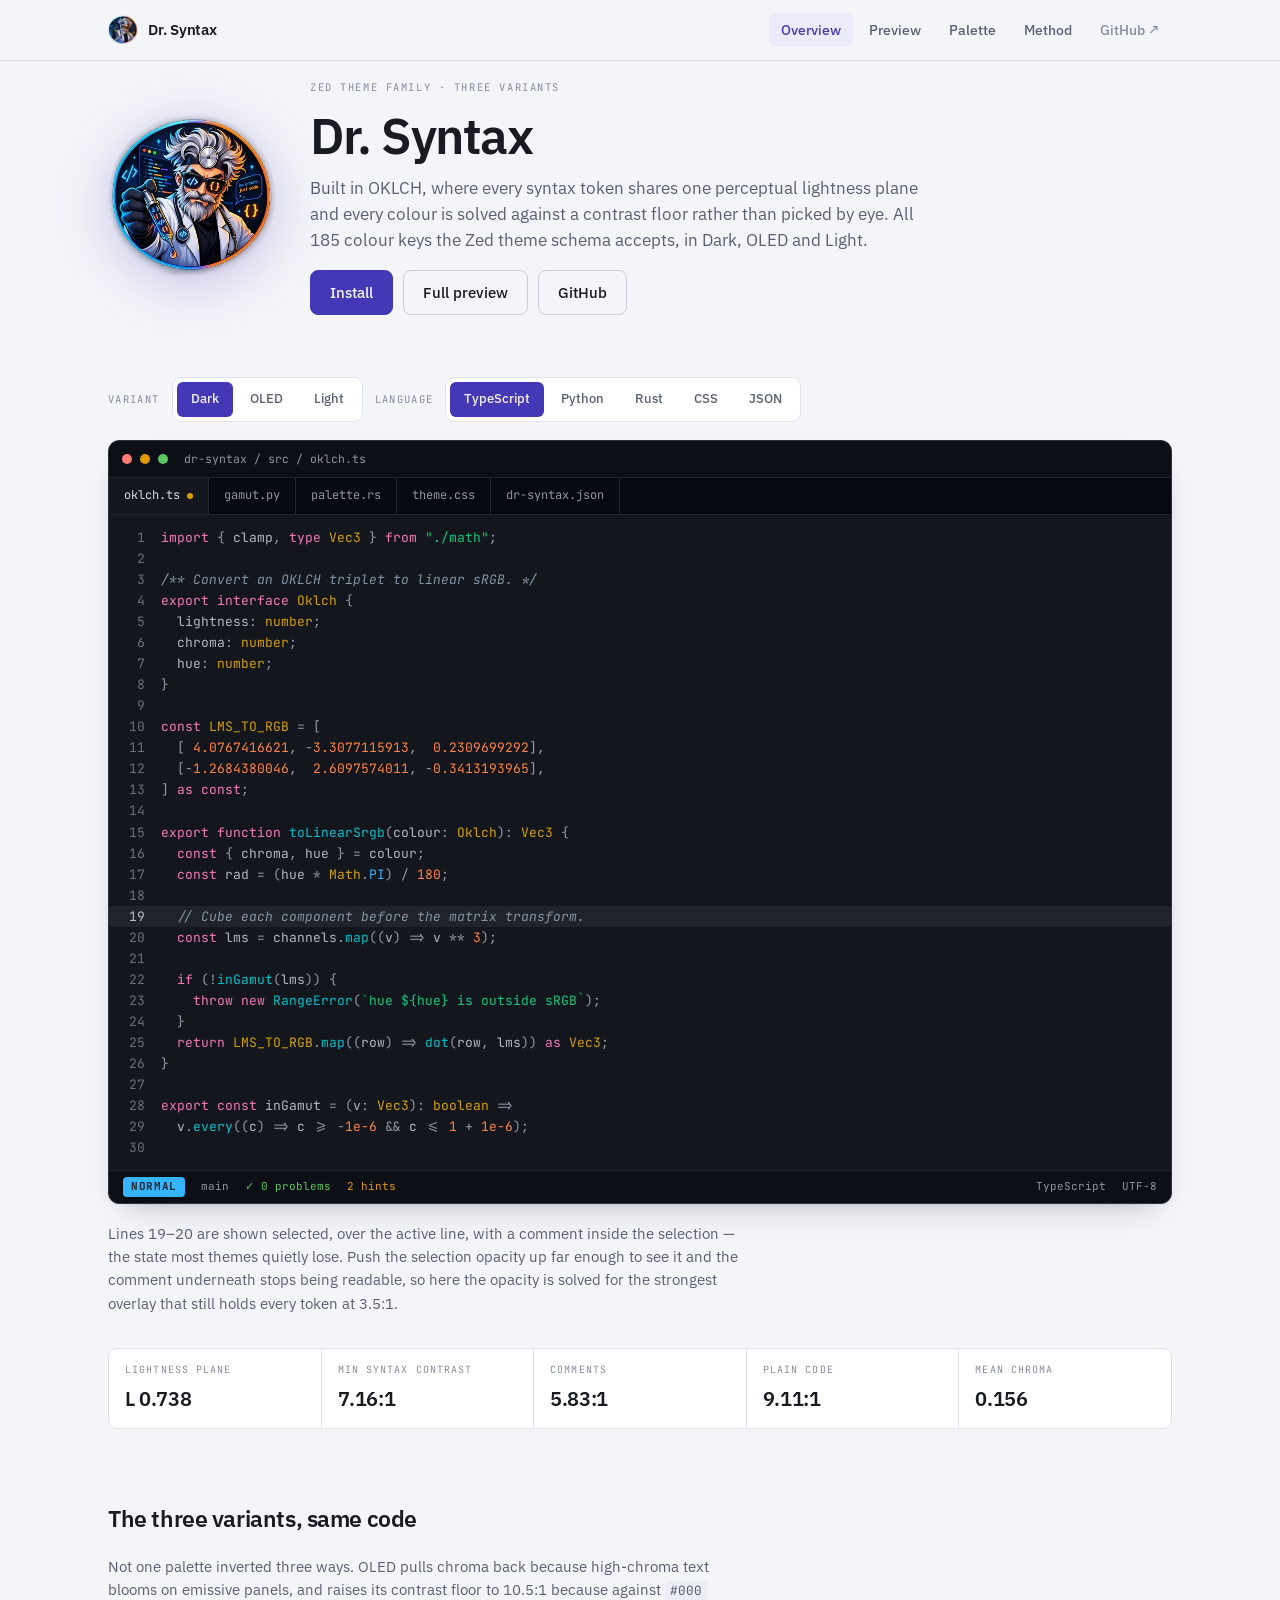
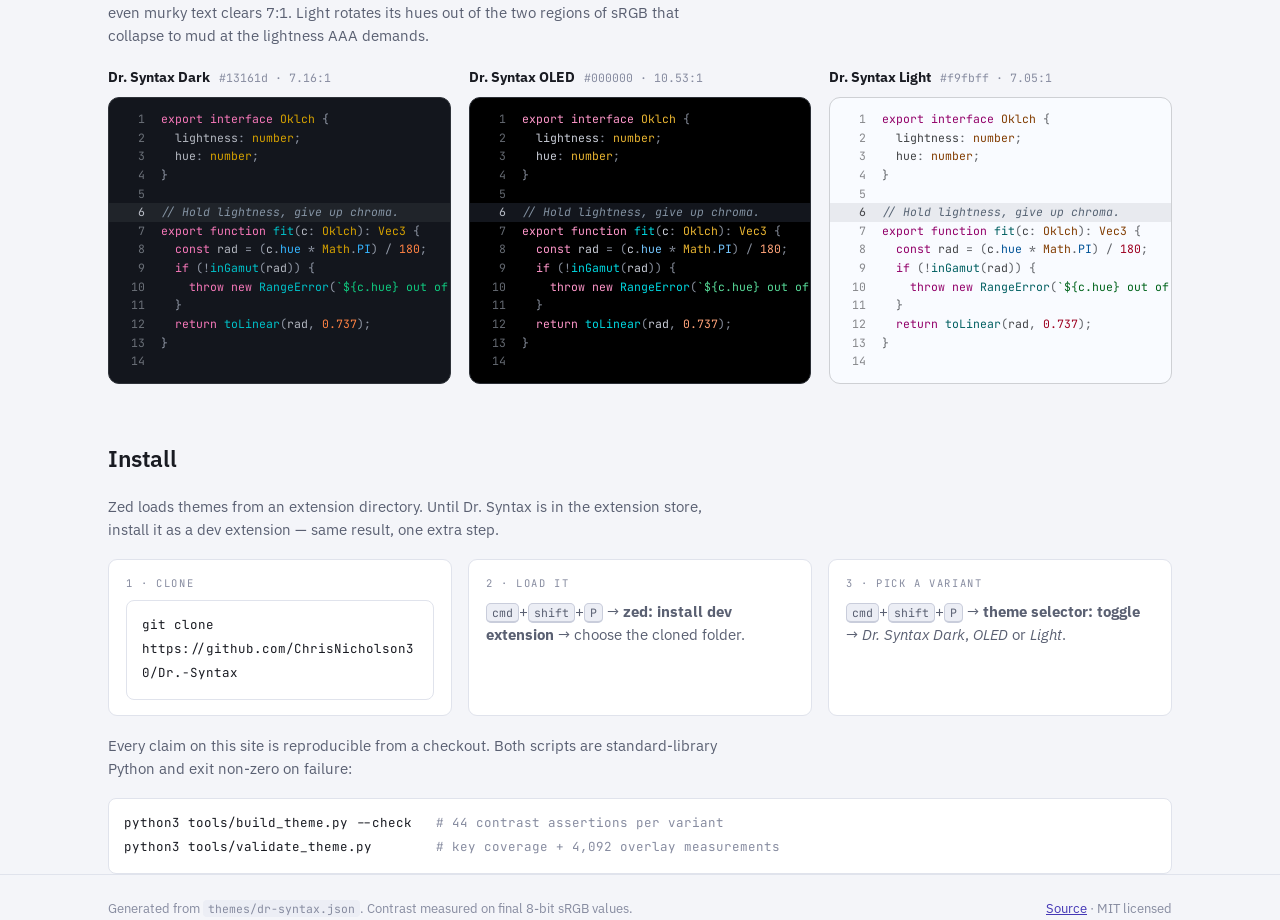
<file: website/index.html>
<!doctype html>
<html lang="en">
<head>
<meta charset="utf-8">
<meta name="viewport" content="width=device-width,initial-scale=1">
<title>Dr. Syntax</title>
<meta name="description" content="A Zed theme family in Dark, OLED and Light. Built in OKLCH, verified against WCAG contrast floors, covering all 185 colour keys the Zed theme schema accepts.">
<link rel="icon" href="assets/dr-syntax-logo.webp">
<link rel="preconnect" href="https://fonts.googleapis.com">
<link rel="preconnect" href="https://fonts.gstatic.com" crossorigin>
<link rel="stylesheet" href="https://fonts.googleapis.com/css2?family=IBM+Plex+Sans:wght@400;500;600&family=JetBrains+Mono:ital,wght@0,400;0,500;0,700;1,400&display=swap">
<link rel="stylesheet" href="assets/site.css">
</head>
<body>
<nav class="nav"><div class="wrap nav-in">
  <a class="brandmark" href="index.html"><img src="assets/dr-syntax-logo.webp" alt=""> Dr. Syntax</a>
  <div class="nav-links"><a href="index.html" aria-current="page">Overview</a><a href="preview.html">Preview</a><a href="palette.html">Palette</a><a href="method.html">Method</a><a class="ext" href="https://github.com/ChrisNicholson30/Dr.-Syntax">GitHub ↗</a></div>
</div></nav>
<main class="wrap">
<header class="hero">
  <img src="assets/dr-syntax-logo.webp" alt="Dr. Syntax logo: a lab-coated doctor in code-lens sunglasses
    holding a syringe full of braces" width="168" height="168">
  <div class="hero-text">
    <p class="eyebrow">Zed theme family · three variants</p>
    <h1>Dr. Syntax</h1>
    <p class="lead">Built in OKLCH, where every syntax token shares one perceptual lightness
      plane and every colour is solved against a contrast floor rather than picked by eye.
      All 185 colour keys the Zed theme schema accepts, in Dark, OLED and Light.</p>
    <div class="cta">
      <a class="btn primary" href="#install">Install</a>
      <a class="btn" href="preview.html">Full preview</a>
      <a class="btn" href="https://github.com/ChrisNicholson30/Dr.-Syntax">GitHub</a>
    </div>
  </div>
</header>

<section>
  <div class="controls">
    <span class="switch-label">Variant</span><div class="switch" data-variant-tabs role="tablist" aria-label="Variant"><button class="tab-btn" role="tab" data-key="dark" aria-selected="true">Dark</button><button class="tab-btn" role="tab" data-key="oled" aria-selected="false">OLED</button><button class="tab-btn" role="tab" data-key="light" aria-selected="false">Light</button></div>
    <span class="switch-label">Language</span><div class="switch" data-lang-tabs role="tablist" aria-label="Language"><button class="tab-btn" role="tab" data-lang="typescript" aria-selected="true">TypeScript</button><button class="tab-btn" role="tab" data-lang="python" aria-selected="false">Python</button><button class="tab-btn" role="tab" data-lang="rust" aria-selected="false">Rust</button><button class="tab-btn" role="tab" data-lang="css" aria-selected="false">CSS</button><button class="tab-btn" role="tab" data-lang="json" aria-selected="false">JSON</button></div>
  </div>
  <div data-lang-panel="typescript"><div class="editor"><div class="titlebar">
      <span class="dot" style="background:var(--e-error)"></span>
      <span class="dot" style="background:var(--e-warning)"></span>
      <span class="dot" style="background:var(--e-success)"></span>
      <span class="path">dr-syntax / src / oklch.ts</span></div>
    <div class="tabs"><div class="tab active">oklch.ts<span class="dirty"></span></div><div class="tab">gamut.py</div><div class="tab">palette.rs</div><div class="tab">theme.css</div><div class="tab">dr-syntax.json</div></div><div class="code"><div class="code-line"><span class="gutter-num">1</span><span class="code-text"><span class="t-kw">import</span> <span class="t-punc">{</span> <span class="t-var">clamp</span><span class="t-punc">,</span> <span class="t-kw">type</span> <span class="t-typ">Vec3</span> <span class="t-punc">}</span> <span class="t-kw">from</span> <span class="t-str">&quot;./math&quot;</span><span class="t-punc">;</span></span></div>
<div class="code-line"><span class="gutter-num">2</span><span class="code-text">&nbsp;</span></div>
<div class="code-line"><span class="gutter-num">3</span><span class="code-text"><span class="t-cmt">/** Convert an OKLCH triplet to linear sRGB. */</span></span></div>
<div class="code-line"><span class="gutter-num">4</span><span class="code-text"><span class="t-kw">export</span> <span class="t-kw">interface</span> <span class="t-typ">Oklch</span> <span class="t-punc">{</span></span></div>
<div class="code-line"><span class="gutter-num">5</span><span class="code-text">  <span class="t-var">lightness</span><span class="t-punc">:</span> <span class="t-typ">number</span><span class="t-punc">;</span></span></div>
<div class="code-line"><span class="gutter-num">6</span><span class="code-text">  <span class="t-var">chroma</span><span class="t-punc">:</span> <span class="t-typ">number</span><span class="t-punc">;</span></span></div>
<div class="code-line"><span class="gutter-num">7</span><span class="code-text">  <span class="t-var">hue</span><span class="t-punc">:</span> <span class="t-typ">number</span><span class="t-punc">;</span></span></div>
<div class="code-line"><span class="gutter-num">8</span><span class="code-text"><span class="t-punc">}</span></span></div>
<div class="code-line"><span class="gutter-num">9</span><span class="code-text">&nbsp;</span></div>
<div class="code-line"><span class="gutter-num">10</span><span class="code-text"><span class="t-kw">const</span> <span class="t-typ">LMS_TO_RGB</span> <span class="t-punc">=</span> <span class="t-punc">[</span></span></div>
<div class="code-line"><span class="gutter-num">11</span><span class="code-text">  <span class="t-punc">[</span> <span class="t-num">4.0767416621</span><span class="t-punc">,</span> <span class="t-punc">-</span><span class="t-num">3.3077115913</span><span class="t-punc">,</span>  <span class="t-num">0.2309699292</span><span class="t-punc">]</span><span class="t-punc">,</span></span></div>
<div class="code-line"><span class="gutter-num">12</span><span class="code-text">  <span class="t-punc">[</span><span class="t-punc">-</span><span class="t-num">1.2684380046</span><span class="t-punc">,</span>  <span class="t-num">2.6097574011</span><span class="t-punc">,</span> <span class="t-punc">-</span><span class="t-num">0.3413193965</span><span class="t-punc">]</span><span class="t-punc">,</span></span></div>
<div class="code-line"><span class="gutter-num">13</span><span class="code-text"><span class="t-punc">]</span> <span class="t-kw">as</span> <span class="t-kw">const</span><span class="t-punc">;</span></span></div>
<div class="code-line"><span class="gutter-num">14</span><span class="code-text">&nbsp;</span></div>
<div class="code-line"><span class="gutter-num">15</span><span class="code-text"><span class="t-kw">export</span> <span class="t-kw">function</span> <span class="t-fn">toLinearSrgb</span><span class="t-punc">(</span><span class="t-var">colour</span><span class="t-punc">:</span> <span class="t-typ">Oklch</span><span class="t-punc">)</span><span class="t-punc">:</span> <span class="t-typ">Vec3</span> <span class="t-punc">{</span></span></div>
<div class="code-line"><span class="gutter-num">16</span><span class="code-text">  <span class="t-kw">const</span> <span class="t-punc">{</span> <span class="t-var">chroma</span><span class="t-punc">,</span> <span class="t-var">hue</span> <span class="t-punc">}</span> <span class="t-punc">=</span> <span class="t-var">colour</span><span class="t-punc">;</span></span></div>
<div class="code-line"><span class="gutter-num">17</span><span class="code-text">  <span class="t-kw">const</span> <span class="t-var">rad</span> <span class="t-punc">=</span> <span class="t-punc">(</span><span class="t-var">hue</span> <span class="t-punc">*</span> <span class="t-typ">Math</span><span class="t-punc">.</span><span class="t-prop">PI</span><span class="t-punc">)</span> <span class="t-punc">/</span> <span class="t-num">180</span><span class="t-punc">;</span></span></div>
<div class="code-line"><span class="gutter-num">18</span><span class="code-text">&nbsp;</span></div>
<div class="code-line is-active is-selected"><span class="gutter-num is-active">19</span><span class="code-text">  <span class="t-cmt">// Cube each component before the matrix transform.</span></span></div>
<div class="code-line is-selected"><span class="gutter-num">20</span><span class="code-text">  <span class="t-kw">const</span> <span class="t-var">lms</span> <span class="t-punc">=</span> <span class="t-var">channels</span><span class="t-punc">.</span><span class="t-fn">map</span><span class="t-punc">(</span><span class="t-punc">(</span><span class="t-var">v</span><span class="t-punc">)</span> <span class="t-punc">=</span><span class="t-punc">&gt;</span> <span class="t-var">v</span> <span class="t-punc">*</span><span class="t-punc">*</span> <span class="t-num">3</span><span class="t-punc">)</span><span class="t-punc">;</span></span></div>
<div class="code-line"><span class="gutter-num">21</span><span class="code-text">&nbsp;</span></div>
<div class="code-line"><span class="gutter-num">22</span><span class="code-text">  <span class="t-kw">if</span> <span class="t-punc">(</span><span class="t-punc">!</span><span class="t-fn">inGamut</span><span class="t-punc">(</span><span class="t-var">lms</span><span class="t-punc">)</span><span class="t-punc">)</span> <span class="t-punc">{</span></span></div>
<div class="code-line"><span class="gutter-num">23</span><span class="code-text">    <span class="t-kw">throw</span> <span class="t-kw">new</span> <span class="t-fn">RangeError</span><span class="t-punc">(</span><span class="t-str">`hue ${hue} is outside sRGB`</span><span class="t-punc">)</span><span class="t-punc">;</span></span></div>
<div class="code-line"><span class="gutter-num">24</span><span class="code-text">  <span class="t-punc">}</span></span></div>
<div class="code-line"><span class="gutter-num">25</span><span class="code-text">  <span class="t-kw">return</span> <span class="t-typ">LMS_TO_RGB</span><span class="t-punc">.</span><span class="t-fn">map</span><span class="t-punc">(</span><span class="t-punc">(</span><span class="t-var">row</span><span class="t-punc">)</span> <span class="t-punc">=</span><span class="t-punc">&gt;</span> <span class="t-fn">dot</span><span class="t-punc">(</span><span class="t-var">row</span><span class="t-punc">,</span> <span class="t-var">lms</span><span class="t-punc">)</span><span class="t-punc">)</span> <span class="t-kw">as</span> <span class="t-typ">Vec3</span><span class="t-punc">;</span></span></div>
<div class="code-line"><span class="gutter-num">26</span><span class="code-text"><span class="t-punc">}</span></span></div>
<div class="code-line"><span class="gutter-num">27</span><span class="code-text">&nbsp;</span></div>
<div class="code-line"><span class="gutter-num">28</span><span class="code-text"><span class="t-kw">export</span> <span class="t-kw">const</span> <span class="t-var">inGamut</span> <span class="t-punc">=</span> <span class="t-punc">(</span><span class="t-var">v</span><span class="t-punc">:</span> <span class="t-typ">Vec3</span><span class="t-punc">)</span><span class="t-punc">:</span> <span class="t-typ">boolean</span> <span class="t-punc">=</span><span class="t-punc">&gt;</span></span></div>
<div class="code-line"><span class="gutter-num">29</span><span class="code-text">  <span class="t-var">v</span><span class="t-punc">.</span><span class="t-fn">every</span><span class="t-punc">(</span><span class="t-punc">(</span><span class="t-var">c</span><span class="t-punc">)</span> <span class="t-punc">=</span><span class="t-punc">&gt;</span> <span class="t-var">c</span> <span class="t-punc">&gt;</span><span class="t-punc">=</span> <span class="t-punc">-</span><span class="t-num">1e-6</span> <span class="t-punc">&amp;</span><span class="t-punc">&amp;</span> <span class="t-var">c</span> <span class="t-punc">&lt;</span><span class="t-punc">=</span> <span class="t-num">1</span> <span class="t-punc">+</span> <span class="t-num">1e-6</span><span class="t-punc">)</span><span class="t-punc">;</span></span></div>
<div class="code-line"><span class="gutter-num">30</span><span class="code-text">&nbsp;</span></div></div><div class="statusbar"><span class="mode-chip">NORMAL</span>
      <span>main</span><span class="ok">✓ 0 problems</span><span class="warn">2 hints</span>
      <span class="spacer">TypeScript</span><span>UTF-8</span></div></div></div><div data-lang-panel="python" hidden><div class="editor"><div class="titlebar">
      <span class="dot" style="background:var(--e-error)"></span>
      <span class="dot" style="background:var(--e-warning)"></span>
      <span class="dot" style="background:var(--e-success)"></span>
      <span class="path">dr-syntax / src / gamut.py</span></div>
    <div class="tabs"><div class="tab">oklch.ts</div><div class="tab active">gamut.py<span class="dirty"></span></div><div class="tab">palette.rs</div><div class="tab">theme.css</div><div class="tab">dr-syntax.json</div></div><div class="code"><div class="code-line"><span class="gutter-num">1</span><span class="code-text"><span class="t-kw">from</span> <span class="t-var">dataclasses</span> <span class="t-kw">import</span> <span class="t-var">dataclass</span></span></div>
<div class="code-line"><span class="gutter-num">2</span><span class="code-text"><span class="t-kw">from</span> <span class="t-var">math</span> <span class="t-kw">import</span> <span class="t-var">cos</span><span class="t-punc">,</span> <span class="t-var">radians</span></span></div>
<div class="code-line"><span class="gutter-num">3</span><span class="code-text">&nbsp;</span></div>
<div class="code-line"><span class="gutter-num">4</span><span class="code-text"><span class="t-typ">TARGET_CONTRAST</span> <span class="t-punc">=</span> <span class="t-num">7.0</span></span></div>
<div class="code-line"><span class="gutter-num">5</span><span class="code-text">&nbsp;</span></div>
<div class="code-line"><span class="gutter-num">6</span><span class="code-text">&nbsp;</span></div>
<div class="code-line"><span class="gutter-num">7</span><span class="code-text"><span class="t-punc">@</span><span class="t-fn">dataclass</span><span class="t-punc">(</span><span class="t-var">frozen</span><span class="t-punc">=</span><span class="t-kw">True</span><span class="t-punc">)</span></span></div>
<div class="code-line"><span class="gutter-num">8</span><span class="code-text"><span class="t-kw">class</span> <span class="t-typ">Colour</span><span class="t-punc">:</span></span></div>
<div class="code-line"><span class="gutter-num">9</span><span class="code-text">    <span class="t-str">&quot;&quot;&quot;A colour authored in OKLCH, not in hex.&quot;&quot;&quot;</span></span></div>
<div class="code-line"><span class="gutter-num">10</span><span class="code-text">&nbsp;</span></div>
<div class="code-line"><span class="gutter-num">11</span><span class="code-text">    <span class="t-var">lightness</span><span class="t-punc">:</span> <span class="t-typ">float</span></span></div>
<div class="code-line"><span class="gutter-num">12</span><span class="code-text">    <span class="t-var">chroma</span><span class="t-punc">:</span> <span class="t-typ">float</span></span></div>
<div class="code-line"><span class="gutter-num">13</span><span class="code-text">    <span class="t-var">hue</span><span class="t-punc">:</span> <span class="t-typ">float</span></span></div>
<div class="code-line"><span class="gutter-num">14</span><span class="code-text">&nbsp;</span></div>
<div class="code-line"><span class="gutter-num">15</span><span class="code-text">    <span class="t-kw">def</span> <span class="t-fn">is_legible_on</span><span class="t-punc">(</span><span class="t-var">self</span><span class="t-punc">,</span> <span class="t-var">background</span><span class="t-punc">:</span> <span class="t-str">&quot;Colour&quot;</span><span class="t-punc">)</span> <span class="t-punc">-</span><span class="t-punc">&gt;</span> <span class="t-typ">bool</span><span class="t-punc">:</span></span></div>
<div class="code-line"><span class="gutter-num">16</span><span class="code-text">        <span class="t-kw">return</span> <span class="t-fn">contrast</span><span class="t-punc">(</span><span class="t-var">self</span><span class="t-punc">,</span> <span class="t-var">background</span><span class="t-punc">)</span> <span class="t-punc">&gt;</span><span class="t-punc">=</span> <span class="t-typ">TARGET_CONTRAST</span></span></div>
<div class="code-line"><span class="gutter-num">17</span><span class="code-text">&nbsp;</span></div>
<div class="code-line"><span class="gutter-num">18</span><span class="code-text">&nbsp;</span></div>
<div class="code-line"><span class="gutter-num">19</span><span class="code-text"><span class="t-kw">def</span> <span class="t-fn">gamut_fit_chroma</span><span class="t-punc">(</span><span class="t-var">lightness</span><span class="t-punc">,</span> <span class="t-var">chroma</span><span class="t-punc">,</span> <span class="t-var">hue</span><span class="t-punc">)</span><span class="t-punc">:</span></span></div>
<div class="code-line"><span class="gutter-num">20</span><span class="code-text">    <span class="t-cmt"># Hold lightness and hue; give up chroma until the colour fits sRGB.</span></span></div>
<div class="code-line"><span class="gutter-num">21</span><span class="code-text">    <span class="t-kw">if</span> <span class="t-fn">in_gamut</span><span class="t-punc">(</span><span class="t-var">lightness</span><span class="t-punc">,</span> <span class="t-var">chroma</span><span class="t-punc">,</span> <span class="t-var">hue</span><span class="t-punc">)</span><span class="t-punc">:</span></span></div>
<div class="code-line"><span class="gutter-num">22</span><span class="code-text">        <span class="t-kw">return</span> <span class="t-var">chroma</span></span></div>
<div class="code-line"><span class="gutter-num">23</span><span class="code-text">    <span class="t-var">low</span><span class="t-punc">,</span> <span class="t-var">high</span> <span class="t-punc">=</span> <span class="t-num">0.0</span><span class="t-punc">,</span> <span class="t-var">chroma</span></span></div>
<div class="code-line"><span class="gutter-num">24</span><span class="code-text">    <span class="t-kw">for</span> <span class="t-var">_</span> <span class="t-kw">in</span> <span class="t-fn">range</span><span class="t-punc">(</span><span class="t-num">40</span><span class="t-punc">)</span><span class="t-punc">:</span></span></div>
<div class="code-line"><span class="gutter-num">25</span><span class="code-text">        <span class="t-var">mid</span> <span class="t-punc">=</span> <span class="t-punc">(</span><span class="t-var">low</span> <span class="t-punc">+</span> <span class="t-var">high</span><span class="t-punc">)</span> <span class="t-punc">/</span> <span class="t-num">2</span></span></div>
<div class="code-line"><span class="gutter-num">26</span><span class="code-text">        <span class="t-var">low</span><span class="t-punc">,</span> <span class="t-var">high</span> <span class="t-punc">=</span> <span class="t-punc">(</span><span class="t-var">mid</span><span class="t-punc">,</span> <span class="t-var">high</span><span class="t-punc">)</span> <span class="t-kw">if</span> <span class="t-fn">in_gamut</span><span class="t-punc">(</span><span class="t-var">lightness</span><span class="t-punc">,</span> <span class="t-var">mid</span><span class="t-punc">,</span> <span class="t-var">hue</span><span class="t-punc">)</span> <span class="t-kw">else</span> <span class="t-punc">(</span><span class="t-var">low</span><span class="t-punc">,</span> <span class="t-var">mid</span><span class="t-punc">)</span></span></div>
<div class="code-line"><span class="gutter-num">27</span><span class="code-text">    <span class="t-kw">return</span> <span class="t-var">low</span></span></div>
<div class="code-line"><span class="gutter-num">28</span><span class="code-text">&nbsp;</span></div></div><div class="statusbar"><span class="mode-chip">NORMAL</span>
      <span>main</span><span class="ok">✓ 0 problems</span><span class="warn">2 hints</span>
      <span class="spacer">Python</span><span>UTF-8</span></div></div></div><div data-lang-panel="rust" hidden><div class="editor"><div class="titlebar">
      <span class="dot" style="background:var(--e-error)"></span>
      <span class="dot" style="background:var(--e-warning)"></span>
      <span class="dot" style="background:var(--e-success)"></span>
      <span class="path">dr-syntax / src / palette.rs</span></div>
    <div class="tabs"><div class="tab">oklch.ts</div><div class="tab">gamut.py</div><div class="tab active">palette.rs<span class="dirty"></span></div><div class="tab">theme.css</div><div class="tab">dr-syntax.json</div></div><div class="code"><div class="code-line"><span class="gutter-num">1</span><span class="code-text"><span class="t-kw">use</span> <span class="t-var">std</span><span class="t-punc">:</span><span class="t-punc">:</span><span class="t-var">sync</span><span class="t-punc">:</span><span class="t-punc">:</span><span class="t-typ">Arc</span><span class="t-punc">;</span></span></div>
<div class="code-line"><span class="gutter-num">2</span><span class="code-text">&nbsp;</span></div>
<div class="code-line"><span class="gutter-num">3</span><span class="code-text"><span class="t-cmt">/// Every colour the editor paints, resolved for one variant.</span></span></div>
<div class="code-line"><span class="gutter-num">4</span><span class="code-text"><span class="t-punc">#</span><span class="t-punc">[</span><span class="t-fn">derive</span><span class="t-punc">(</span><span class="t-typ">Clone</span><span class="t-punc">,</span> <span class="t-typ">Debug</span><span class="t-punc">,</span> <span class="t-typ">PartialEq</span><span class="t-punc">)</span><span class="t-punc">]</span></span></div>
<div class="code-line"><span class="gutter-num">5</span><span class="code-text"><span class="t-kw">pub</span> <span class="t-kw">struct</span> <span class="t-typ">ThemeColors</span> <span class="t-punc">{</span></span></div>
<div class="code-line"><span class="gutter-num">6</span><span class="code-text">    <span class="t-kw">pub</span> <span class="t-var">background</span><span class="t-punc">:</span> <span class="t-typ">Hsla</span><span class="t-punc">,</span></span></div>
<div class="code-line"><span class="gutter-num">7</span><span class="code-text">    <span class="t-kw">pub</span> <span class="t-var">editor_foreground</span><span class="t-punc">:</span> <span class="t-typ">Hsla</span><span class="t-punc">,</span></span></div>
<div class="code-line"><span class="gutter-num">8</span><span class="code-text">    <span class="t-kw">pub</span> <span class="t-var">syntax</span><span class="t-punc">:</span> <span class="t-typ">Arc</span><span class="t-punc">&lt;</span><span class="t-punc">[</span><span class="t-typ">Hsla</span><span class="t-punc">]</span><span class="t-punc">&gt;</span><span class="t-punc">,</span></span></div>
<div class="code-line"><span class="gutter-num">9</span><span class="code-text"><span class="t-punc">}</span></span></div>
<div class="code-line"><span class="gutter-num">10</span><span class="code-text">&nbsp;</span></div>
<div class="code-line"><span class="gutter-num">11</span><span class="code-text"><span class="t-kw">impl</span> <span class="t-typ">ThemeColors</span> <span class="t-punc">{</span></span></div>
<div class="code-line"><span class="gutter-num">12</span><span class="code-text">    <span class="t-kw">pub</span> <span class="t-kw">fn</span> <span class="t-fn">contrast_floor</span><span class="t-punc">(</span><span class="t-punc">&amp;</span><span class="t-kw">self</span><span class="t-punc">)</span> <span class="t-punc">-</span><span class="t-punc">&gt;</span> <span class="t-typ">f32</span> <span class="t-punc">{</span></span></div>
<div class="code-line"><span class="gutter-num">13</span><span class="code-text">        <span class="t-kw">self</span><span class="t-punc">.</span><span class="t-prop">syntax</span></span></div>
<div class="code-line"><span class="gutter-num">14</span><span class="code-text">            <span class="t-punc">.</span><span class="t-fn">iter</span><span class="t-punc">(</span><span class="t-punc">)</span></span></div>
<div class="code-line"><span class="gutter-num">15</span><span class="code-text">            <span class="t-punc">.</span><span class="t-fn">map</span><span class="t-punc">(</span><span class="t-punc">|</span><span class="t-var">c</span><span class="t-punc">|</span> <span class="t-fn">contrast</span><span class="t-punc">(</span><span class="t-punc">*</span><span class="t-var">c</span><span class="t-punc">,</span> <span class="t-kw">self</span><span class="t-punc">.</span><span class="t-prop">background</span><span class="t-punc">)</span><span class="t-punc">)</span></span></div>
<div class="code-line"><span class="gutter-num">16</span><span class="code-text">            <span class="t-punc">.</span><span class="t-fn">fold</span><span class="t-punc">(</span><span class="t-typ">f32</span><span class="t-punc">:</span><span class="t-punc">:</span><span class="t-typ">INFINITY</span><span class="t-punc">,</span> <span class="t-typ">f32</span><span class="t-punc">:</span><span class="t-punc">:</span><span class="t-var">min</span><span class="t-punc">)</span></span></div>
<div class="code-line"><span class="gutter-num">17</span><span class="code-text">    <span class="t-punc">}</span></span></div>
<div class="code-line"><span class="gutter-num">18</span><span class="code-text">&nbsp;</span></div>
<div class="code-line"><span class="gutter-num">19</span><span class="code-text">    <span class="t-cmt">/// Returns None when no lightness satisfies the floor.</span></span></div>
<div class="code-line"><span class="gutter-num">20</span><span class="code-text">    <span class="t-kw">pub</span> <span class="t-kw">fn</span> <span class="t-fn">solve_plane</span><span class="t-punc">(</span><span class="t-punc">&amp;</span><span class="t-kw">self</span><span class="t-punc">,</span> <span class="t-var">floor</span><span class="t-punc">:</span> <span class="t-typ">f32</span><span class="t-punc">)</span> <span class="t-punc">-</span><span class="t-punc">&gt;</span> <span class="t-typ">Option</span><span class="t-punc">&lt;</span><span class="t-typ">f32</span><span class="t-punc">&gt;</span> <span class="t-punc">{</span></span></div>
<div class="code-line"><span class="gutter-num">21</span><span class="code-text">        <span class="t-kw">let</span> <span class="t-kw">mut</span> <span class="t-var">best</span> <span class="t-punc">=</span> <span class="t-typ">None</span><span class="t-punc">;</span></span></div>
<div class="code-line"><span class="gutter-num">22</span><span class="code-text">        <span class="t-kw">for</span> <span class="t-var">step</span> <span class="t-kw">in</span> <span class="t-num">200</span><span class="t-punc">.</span><span class="t-punc">.</span><span class="t-num">980</span> <span class="t-punc">{</span></span></div>
<div class="code-line"><span class="gutter-num">23</span><span class="code-text">            <span class="t-kw">let</span> <span class="t-var">lightness</span> <span class="t-punc">=</span> <span class="t-var">step</span> <span class="t-kw">as</span> <span class="t-typ">f32</span> <span class="t-punc">/</span> <span class="t-num">1000.0</span><span class="t-punc">;</span></span></div>
<div class="code-line"><span class="gutter-num">24</span><span class="code-text">            <span class="t-kw">if</span> <span class="t-kw">self</span><span class="t-punc">.</span><span class="t-fn">contrast_floor</span><span class="t-punc">(</span><span class="t-punc">)</span> <span class="t-punc">&gt;</span><span class="t-punc">=</span> <span class="t-var">floor</span> <span class="t-punc">{</span></span></div>
<div class="code-line"><span class="gutter-num">25</span><span class="code-text">                <span class="t-var">best</span> <span class="t-punc">=</span> <span class="t-fn">Some</span><span class="t-punc">(</span><span class="t-var">lightness</span><span class="t-punc">)</span><span class="t-punc">;</span></span></div>
<div class="code-line"><span class="gutter-num">26</span><span class="code-text">            <span class="t-punc">}</span></span></div>
<div class="code-line"><span class="gutter-num">27</span><span class="code-text">        <span class="t-punc">}</span></span></div>
<div class="code-line"><span class="gutter-num">28</span><span class="code-text">        <span class="t-var">best</span></span></div>
<div class="code-line"><span class="gutter-num">29</span><span class="code-text">    <span class="t-punc">}</span></span></div>
<div class="code-line"><span class="gutter-num">30</span><span class="code-text"><span class="t-punc">}</span></span></div>
<div class="code-line"><span class="gutter-num">31</span><span class="code-text">&nbsp;</span></div></div><div class="statusbar"><span class="mode-chip">NORMAL</span>
      <span>main</span><span class="ok">✓ 0 problems</span><span class="warn">2 hints</span>
      <span class="spacer">Rust</span><span>UTF-8</span></div></div></div><div data-lang-panel="css" hidden><div class="editor"><div class="titlebar">
      <span class="dot" style="background:var(--e-error)"></span>
      <span class="dot" style="background:var(--e-warning)"></span>
      <span class="dot" style="background:var(--e-success)"></span>
      <span class="path">dr-syntax / src / theme.css</span></div>
    <div class="tabs"><div class="tab">oklch.ts</div><div class="tab">gamut.py</div><div class="tab">palette.rs</div><div class="tab active">theme.css<span class="dirty"></span></div><div class="tab">dr-syntax.json</div></div><div class="code"><div class="code-line"><span class="gutter-num">1</span><span class="code-text"><span class="t-tag">:root</span> <span class="t-punc">{</span></span></div>
<div class="code-line"><span class="gutter-num">2</span><span class="code-text">  <span class="t-prop">--plane-lightness</span><span class="t-punc">:</span> <span class="t-num">0.737</span><span class="t-punc">;</span></span></div>
<div class="code-line"><span class="gutter-num">3</span><span class="code-text">  <span class="t-prop">--syntax-chroma</span><span class="t-punc">:</span> <span class="t-num">0.170</span><span class="t-punc">;</span></span></div>
<div class="code-line"><span class="gutter-num">4</span><span class="code-text">  <span class="t-prop">--floor</span><span class="t-punc">:</span> <span class="t-num">7.0</span><span class="t-punc">;</span></span></div>
<div class="code-line"><span class="gutter-num">5</span><span class="code-text"><span class="t-punc">}</span></span></div>
<div class="code-line"><span class="gutter-num">6</span><span class="code-text">&nbsp;</span></div>
<div class="code-line"><span class="gutter-num">7</span><span class="code-text"><span class="t-tag">.editor__line--active</span> <span class="t-punc">{</span></span></div>
<div class="code-line"><span class="gutter-num">8</span><span class="code-text">  <span class="t-prop">background</span><span class="t-punc">:</span> <span class="t-fn">oklch</span><span class="t-punc">(</span><span class="t-num">0.245</span> <span class="t-num">0.014</span> <span class="t-num">265</span><span class="t-punc">)</span><span class="t-punc">;</span></span></div>
<div class="code-line"><span class="gutter-num">9</span><span class="code-text">  <span class="t-prop">border-left</span><span class="t-punc">:</span> 2<span class="t-var">px</span> <span class="t-var">solid</span> <span class="t-fn">var</span><span class="t-punc">(</span><span class="t-prop">--accent</span><span class="t-punc">)</span><span class="t-punc">;</span></span></div>
<div class="code-line"><span class="gutter-num">10</span><span class="code-text">  <span class="t-prop">transition</span><span class="t-punc">:</span> <span class="t-var">background</span> 160<span class="t-var">ms</span> <span class="t-var">ease</span><span class="t-punc">;</span></span></div>
<div class="code-line"><span class="gutter-num">11</span><span class="code-text"><span class="t-punc">}</span></span></div>
<div class="code-line"><span class="gutter-num">12</span><span class="code-text">&nbsp;</span></div>
<div class="code-line"><span class="gutter-num">13</span><span class="code-text"><span class="t-cmt">/* Selection is drawn under the code, so it holds a contrast contract. */</span></span></div>
<div class="code-line"><span class="gutter-num">14</span><span class="code-text"><span class="t-tag">.editor</span> <span class="t-tag">::selection</span> <span class="t-punc">{</span></span></div>
<div class="code-line"><span class="gutter-num">15</span><span class="code-text">  <span class="t-prop">background</span><span class="t-punc">:</span> <span class="t-fn">oklch</span><span class="t-punc">(</span><span class="t-num">0.72</span> <span class="t-num">0.17</span> <span class="t-num">282</span> <span class="t-punc">/</span> <span class="t-num">18.8</span><span class="t-punc">%</span><span class="t-punc">)</span><span class="t-punc">;</span></span></div>
<div class="code-line"><span class="gutter-num">16</span><span class="code-text"><span class="t-punc">}</span></span></div>
<div class="code-line"><span class="gutter-num">17</span><span class="code-text">&nbsp;</span></div>
<div class="code-line"><span class="gutter-num">18</span><span class="code-text"><span class="t-kw">@media</span> <span class="t-punc">(</span><span class="t-prop">prefers-color-scheme</span><span class="t-punc">:</span> <span class="t-var">light</span><span class="t-punc">)</span> <span class="t-punc">{</span></span></div>
<div class="code-line"><span class="gutter-num">19</span><span class="code-text">  <span class="t-tag">:root</span> <span class="t-punc">{</span></span></div>
<div class="code-line"><span class="gutter-num">20</span><span class="code-text">    <span class="t-prop">--plane-lightness</span><span class="t-punc">:</span> <span class="t-num">0.439</span><span class="t-punc">;</span></span></div>
<div class="code-line"><span class="gutter-num">21</span><span class="code-text">    <span class="t-prop">--syntax-chroma</span><span class="t-punc">:</span> <span class="t-num">0.190</span><span class="t-punc">;</span></span></div>
<div class="code-line"><span class="gutter-num">22</span><span class="code-text">  <span class="t-punc">}</span></span></div>
<div class="code-line"><span class="gutter-num">23</span><span class="code-text"><span class="t-punc">}</span></span></div>
<div class="code-line"><span class="gutter-num">24</span><span class="code-text">&nbsp;</span></div></div><div class="statusbar"><span class="mode-chip">NORMAL</span>
      <span>main</span><span class="ok">✓ 0 problems</span><span class="warn">2 hints</span>
      <span class="spacer">CSS</span><span>UTF-8</span></div></div></div><div data-lang-panel="json" hidden><div class="editor"><div class="titlebar">
      <span class="dot" style="background:var(--e-error)"></span>
      <span class="dot" style="background:var(--e-warning)"></span>
      <span class="dot" style="background:var(--e-success)"></span>
      <span class="path">dr-syntax / src / dr-syntax.json</span></div>
    <div class="tabs"><div class="tab">oklch.ts</div><div class="tab">gamut.py</div><div class="tab">palette.rs</div><div class="tab">theme.css</div><div class="tab active">dr-syntax.json<span class="dirty"></span></div></div><div class="code"><div class="code-line"><span class="gutter-num">1</span><span class="code-text"><span class="t-punc">{</span></span></div>
<div class="code-line"><span class="gutter-num">2</span><span class="code-text">  <span class="t-prop">&quot;$schema&quot;</span><span class="t-punc">:</span> <span class="t-str">&quot;https://zed.dev/schema/themes/v0.2.0.json&quot;</span><span class="t-punc">,</span></span></div>
<div class="code-line"><span class="gutter-num">3</span><span class="code-text">  <span class="t-prop">&quot;name&quot;</span><span class="t-punc">:</span> <span class="t-str">&quot;Dr. Syntax&quot;</span><span class="t-punc">,</span></span></div>
<div class="code-line"><span class="gutter-num">4</span><span class="code-text">  <span class="t-prop">&quot;author&quot;</span><span class="t-punc">:</span> <span class="t-str">&quot;Christopher Nicholson&quot;</span><span class="t-punc">,</span></span></div>
<div class="code-line"><span class="gutter-num">5</span><span class="code-text">  <span class="t-prop">&quot;themes&quot;</span><span class="t-punc">:</span> <span class="t-punc">[</span></span></div>
<div class="code-line"><span class="gutter-num">6</span><span class="code-text">    <span class="t-punc">{</span></span></div>
<div class="code-line"><span class="gutter-num">7</span><span class="code-text">      <span class="t-prop">&quot;name&quot;</span><span class="t-punc">:</span> <span class="t-str">&quot;Dr. Syntax Dark&quot;</span><span class="t-punc">,</span></span></div>
<div class="code-line"><span class="gutter-num">8</span><span class="code-text">      <span class="t-prop">&quot;appearance&quot;</span><span class="t-punc">:</span> <span class="t-str">&quot;dark&quot;</span><span class="t-punc">,</span></span></div>
<div class="code-line"><span class="gutter-num">9</span><span class="code-text">      <span class="t-prop">&quot;style&quot;</span><span class="t-punc">:</span> <span class="t-punc">{</span></span></div>
<div class="code-line"><span class="gutter-num">10</span><span class="code-text">        <span class="t-prop">&quot;editor.background&quot;</span><span class="t-punc">:</span> <span class="t-str">&quot;#13161dff&quot;</span><span class="t-punc">,</span></span></div>
<div class="code-line"><span class="gutter-num">11</span><span class="code-text">        <span class="t-prop">&quot;editor.foreground&quot;</span><span class="t-punc">:</span> <span class="t-str">&quot;#b4b8c1ff&quot;</span><span class="t-punc">,</span></span></div>
<div class="code-line"><span class="gutter-num">12</span><span class="code-text">        <span class="t-prop">&quot;syntax&quot;</span><span class="t-punc">:</span> <span class="t-punc">{</span></span></div>
<div class="code-line"><span class="gutter-num">13</span><span class="code-text">          <span class="t-prop">&quot;keyword&quot;</span><span class="t-punc">:</span> <span class="t-punc">{</span> <span class="t-prop">&quot;color&quot;</span><span class="t-punc">:</span> <span class="t-str">&quot;#f678b9ff&quot;</span><span class="t-punc">,</span> <span class="t-prop">&quot;font_style&quot;</span><span class="t-punc">:</span> <span class="t-kw">null</span> <span class="t-punc">}</span><span class="t-punc">,</span></span></div>
<div class="code-line"><span class="gutter-num">14</span><span class="code-text">          <span class="t-prop">&quot;string&quot;</span><span class="t-punc">:</span>  <span class="t-punc">{</span> <span class="t-prop">&quot;color&quot;</span><span class="t-punc">:</span> <span class="t-str">&quot;#10c97fff&quot;</span><span class="t-punc">,</span> <span class="t-prop">&quot;font_weight&quot;</span><span class="t-punc">:</span> <span class="t-kw">null</span> <span class="t-punc">}</span><span class="t-punc">,</span></span></div>
<div class="code-line"><span class="gutter-num">15</span><span class="code-text">          <span class="t-prop">&quot;comment&quot;</span><span class="t-punc">:</span> <span class="t-punc">{</span> <span class="t-prop">&quot;color&quot;</span><span class="t-punc">:</span> <span class="t-str">&quot;#8594a4ff&quot;</span><span class="t-punc">,</span> <span class="t-prop">&quot;font_style&quot;</span><span class="t-punc">:</span> <span class="t-str">&quot;italic&quot;</span> <span class="t-punc">}</span></span></div>
<div class="code-line"><span class="gutter-num">16</span><span class="code-text">        <span class="t-punc">}</span></span></div>
<div class="code-line"><span class="gutter-num">17</span><span class="code-text">      <span class="t-punc">}</span></span></div>
<div class="code-line"><span class="gutter-num">18</span><span class="code-text">    <span class="t-punc">}</span></span></div>
<div class="code-line"><span class="gutter-num">19</span><span class="code-text">  <span class="t-punc">]</span></span></div>
<div class="code-line"><span class="gutter-num">20</span><span class="code-text"><span class="t-punc">}</span></span></div>
<div class="code-line"><span class="gutter-num">21</span><span class="code-text">&nbsp;</span></div></div><div class="statusbar"><span class="mode-chip">NORMAL</span>
      <span>main</span><span class="ok">✓ 0 problems</span><span class="warn">2 hints</span>
      <span class="spacer">JSON</span><span>UTF-8</span></div></div></div>
  <p class="note">Lines 19–20 are shown selected, over the active line, with a comment inside the
    selection — the state most themes quietly lose. Push the selection opacity up far enough to
    see it and the comment underneath stops being readable, so here the opacity is solved for the
    strongest overlay that still holds every token at 3.5:1.</p>
  <dl class="readout">
  <div class="cell"><dt>Lightness plane</dt><dd data-stat="plane" data-fmt="plane">—</dd></div>
  <div class="cell"><dt>Min syntax contrast</dt><dd data-stat="minSyntax" data-fmt="ratio">—</dd></div>
  <div class="cell"><dt>Comments</dt><dd data-stat="comment" data-fmt="ratio">—</dd></div>
  <div class="cell"><dt>Plain code</dt><dd data-stat="foreground" data-fmt="ratio">—</dd></div>
  <div class="cell"><dt>Mean chroma</dt><dd data-stat="chroma">—</dd></div>
</dl>
</section>

<section>
  <h2>The three variants, same code</h2>
  <p class="note">Not one palette inverted three ways. OLED pulls chroma back because
    high-chroma text blooms on emissive panels, and raises its contrast floor to 10.5:1 because
    against <code>#000</code> even murky text clears 7:1. Light rotates its hues out of the two
    regions of sRGB that collapse to mud at the lightness AAA demands.</p>
  <div class="trio"><figure>
      <figcaption><b>Dr. Syntax Dark</b><span>#13161d · 7.16:1</span></figcaption>
      <div class="editor compact" style="--e-bg:#0c0f15ff;--e-editor:#13161dff;--e-elevated:#1d2027ff;--e-titlebar:#0c0f15ff;--e-tabbar:#06090fff;--e-tabactive:#13161dff;--e-tabinactive:#06090fff;--e-statusbar:#0c0f15ff;--e-border:#2e3239ff;--e-borderv:#21252bff;--e-text:#d6dbe4ff;--e-muted:#90959dff;--e-fg:#b4b8c1ff;--e-linenum:#6b7078ff;--e-activelinenum:#b8bcc5ff;--e-activeline:#20242aff;--e-indentguide:#21252bff;--e-match:#d5a10032;--e-accent:#9797ffff;--e-error:#ff7c75ff;--e-warning:#de9b00ff;--e-success:#5ac562ff;--e-added:#5ac562ff;--e-modified:#de9b00ff;--e-vcdeleted:#ff7c75ff;--e-terminalbg:#13161dff;--e-terminalfg:#b4b8c1ff;--e-vimnormal-bg:#35b5ffff;--e-vimnormal-fg:#1e2228ff;--e-kw:#f678b9ff;--e-fn:#00c1c9ff;--e-str:#10c97fff;--e-typ:#d5a100ff;--e-num:#ff8243ff;--e-prop:#35b5ffff;--e-cmt:#8594a4ff;--e-punc:#9198a6ff;--e-tag:#d684eeff"><div class="code"><div class="code-line"><span class="gutter-num">1</span><span class="code-text"><span class="t-kw">export</span> <span class="t-kw">interface</span> <span class="t-typ">Oklch</span> <span class="t-punc">{</span></span></div>
<div class="code-line"><span class="gutter-num">2</span><span class="code-text">  <span class="t-var">lightness</span><span class="t-punc">:</span> <span class="t-typ">number</span><span class="t-punc">;</span></span></div>
<div class="code-line"><span class="gutter-num">3</span><span class="code-text">  <span class="t-var">hue</span><span class="t-punc">:</span> <span class="t-typ">number</span><span class="t-punc">;</span></span></div>
<div class="code-line"><span class="gutter-num">4</span><span class="code-text"><span class="t-punc">}</span></span></div>
<div class="code-line"><span class="gutter-num">5</span><span class="code-text">&nbsp;</span></div>
<div class="code-line is-active is-selected"><span class="gutter-num is-active">6</span><span class="code-text"><span class="t-cmt">// Hold lightness, give up chroma.</span></span></div>
<div class="code-line is-selected"><span class="gutter-num">7</span><span class="code-text"><span class="t-kw">export</span> <span class="t-kw">function</span> <span class="t-fn">fit</span><span class="t-punc">(</span><span class="t-var">c</span><span class="t-punc">:</span> <span class="t-typ">Oklch</span><span class="t-punc">)</span><span class="t-punc">:</span> <span class="t-typ">Vec3</span> <span class="t-punc">{</span></span></div>
<div class="code-line"><span class="gutter-num">8</span><span class="code-text">  <span class="t-kw">const</span> <span class="t-var">rad</span> <span class="t-punc">=</span> <span class="t-punc">(</span><span class="t-var">c</span><span class="t-punc">.</span><span class="t-prop">hue</span> <span class="t-punc">*</span> <span class="t-typ">Math</span><span class="t-punc">.</span><span class="t-prop">PI</span><span class="t-punc">)</span> <span class="t-punc">/</span> <span class="t-num">180</span><span class="t-punc">;</span></span></div>
<div class="code-line"><span class="gutter-num">9</span><span class="code-text">  <span class="t-kw">if</span> <span class="t-punc">(</span><span class="t-punc">!</span><span class="t-fn">inGamut</span><span class="t-punc">(</span><span class="t-var">rad</span><span class="t-punc">)</span><span class="t-punc">)</span> <span class="t-punc">{</span></span></div>
<div class="code-line"><span class="gutter-num">10</span><span class="code-text">    <span class="t-kw">throw</span> <span class="t-kw">new</span> <span class="t-fn">RangeError</span><span class="t-punc">(</span><span class="t-str">`${c.hue} out of range`</span><span class="t-punc">)</span><span class="t-punc">;</span></span></div>
<div class="code-line"><span class="gutter-num">11</span><span class="code-text">  <span class="t-punc">}</span></span></div>
<div class="code-line"><span class="gutter-num">12</span><span class="code-text">  <span class="t-kw">return</span> <span class="t-fn">toLinear</span><span class="t-punc">(</span><span class="t-var">rad</span><span class="t-punc">,</span> <span class="t-num">0.737</span><span class="t-punc">)</span><span class="t-punc">;</span></span></div>
<div class="code-line"><span class="gutter-num">13</span><span class="code-text"><span class="t-punc">}</span></span></div>
<div class="code-line"><span class="gutter-num">14</span><span class="code-text">&nbsp;</span></div></div></div>
    </figure><figure>
      <figcaption><b>Dr. Syntax OLED</b><span>#000000 · 10.53:1</span></figcaption>
      <div class="editor compact" style="--e-bg:#000000ff;--e-editor:#000000ff;--e-elevated:#0c0f16ff;--e-titlebar:#000000ff;--e-tabbar:#0f1218ff;--e-tabactive:#000000ff;--e-tabinactive:#0f1218ff;--e-statusbar:#000000ff;--e-border:#2a2e35ff;--e-borderv:#1b1e25ff;--e-text:#d9dee7ff;--e-muted:#8b9098ff;--e-fg:#c9cdd7ff;--e-linenum:#646971ff;--e-activelinenum:#b7bcc5ff;--e-activeline:#13161dff;--e-indentguide:#1b1e25ff;--e-match:#e9b53138;--e-accent:#9190f8ff;--e-error:#ffa098ff;--e-warning:#f2b036ff;--e-success:#7bd67fff;--e-added:#7bd67fff;--e-modified:#f2b036ff;--e-vcdeleted:#ffa098ff;--e-terminalbg:#000000ff;--e-terminalfg:#c9cdd7ff;--e-vimnormal-bg:#75c7ffff;--e-vimnormal-fg:#2e3139ff;--e-kw:#ff97caff;--e-fn:#00d7e0ff;--e-str:#57da98ff;--e-typ:#e9b531ff;--e-num:#ffa379ff;--e-prop:#75c7ffff;--e-cmt:#8291a1ff;--e-punc:#89909eff;--e-tag:#e59dfcff"><div class="code"><div class="code-line"><span class="gutter-num">1</span><span class="code-text"><span class="t-kw">export</span> <span class="t-kw">interface</span> <span class="t-typ">Oklch</span> <span class="t-punc">{</span></span></div>
<div class="code-line"><span class="gutter-num">2</span><span class="code-text">  <span class="t-var">lightness</span><span class="t-punc">:</span> <span class="t-typ">number</span><span class="t-punc">;</span></span></div>
<div class="code-line"><span class="gutter-num">3</span><span class="code-text">  <span class="t-var">hue</span><span class="t-punc">:</span> <span class="t-typ">number</span><span class="t-punc">;</span></span></div>
<div class="code-line"><span class="gutter-num">4</span><span class="code-text"><span class="t-punc">}</span></span></div>
<div class="code-line"><span class="gutter-num">5</span><span class="code-text">&nbsp;</span></div>
<div class="code-line is-active is-selected"><span class="gutter-num is-active">6</span><span class="code-text"><span class="t-cmt">// Hold lightness, give up chroma.</span></span></div>
<div class="code-line is-selected"><span class="gutter-num">7</span><span class="code-text"><span class="t-kw">export</span> <span class="t-kw">function</span> <span class="t-fn">fit</span><span class="t-punc">(</span><span class="t-var">c</span><span class="t-punc">:</span> <span class="t-typ">Oklch</span><span class="t-punc">)</span><span class="t-punc">:</span> <span class="t-typ">Vec3</span> <span class="t-punc">{</span></span></div>
<div class="code-line"><span class="gutter-num">8</span><span class="code-text">  <span class="t-kw">const</span> <span class="t-var">rad</span> <span class="t-punc">=</span> <span class="t-punc">(</span><span class="t-var">c</span><span class="t-punc">.</span><span class="t-prop">hue</span> <span class="t-punc">*</span> <span class="t-typ">Math</span><span class="t-punc">.</span><span class="t-prop">PI</span><span class="t-punc">)</span> <span class="t-punc">/</span> <span class="t-num">180</span><span class="t-punc">;</span></span></div>
<div class="code-line"><span class="gutter-num">9</span><span class="code-text">  <span class="t-kw">if</span> <span class="t-punc">(</span><span class="t-punc">!</span><span class="t-fn">inGamut</span><span class="t-punc">(</span><span class="t-var">rad</span><span class="t-punc">)</span><span class="t-punc">)</span> <span class="t-punc">{</span></span></div>
<div class="code-line"><span class="gutter-num">10</span><span class="code-text">    <span class="t-kw">throw</span> <span class="t-kw">new</span> <span class="t-fn">RangeError</span><span class="t-punc">(</span><span class="t-str">`${c.hue} out of range`</span><span class="t-punc">)</span><span class="t-punc">;</span></span></div>
<div class="code-line"><span class="gutter-num">11</span><span class="code-text">  <span class="t-punc">}</span></span></div>
<div class="code-line"><span class="gutter-num">12</span><span class="code-text">  <span class="t-kw">return</span> <span class="t-fn">toLinear</span><span class="t-punc">(</span><span class="t-var">rad</span><span class="t-punc">,</span> <span class="t-num">0.737</span><span class="t-punc">)</span><span class="t-punc">;</span></span></div>
<div class="code-line"><span class="gutter-num">13</span><span class="code-text"><span class="t-punc">}</span></span></div>
<div class="code-line"><span class="gutter-num">14</span><span class="code-text">&nbsp;</span></div></div></div>
    </figure><figure>
      <figcaption><b>Dr. Syntax Light</b><span>#f9fbff · 7.05:1</span></figcaption>
      <div class="editor compact" style="--e-bg:#f0f2f7ff;--e-editor:#f9fbffff;--e-elevated:#ffffffff;--e-titlebar:#f0f2f7ff;--e-tabbar:#eef0f5ff;--e-tabactive:#f9fbffff;--e-tabinactive:#eef0f5ff;--e-statusbar:#f0f2f7ff;--e-border:#ced0d4ff;--e-borderv:#dddfe3ff;--e-text:#2d2e32ff;--e-muted:#696a6eff;--e-fg:#404245ff;--e-linenum:#87888cff;--e-activelinenum:#45464aff;--e-activeline:#e8eaefff;--e-indentguide:#dddfe3ff;--e-match:#813c0039;--e-accent:#5952d2ff;--e-error:#9d0016ff;--e-warning:#6e4b00ff;--e-success:#006517ff;--e-added:#006517ff;--e-modified:#6e4b00ff;--e-vcdeleted:#9d0016ff;--e-terminalbg:#f9fbffff;--e-terminalfg:#404245ff;--e-vimnormal-bg:#005397ff;--e-vimnormal-fg:#f0f3f7ff;--e-kw:#920069ff;--e-fn:#005f61ff;--e-str:#00641cff;--e-typ:#813c00ff;--e-num:#9d0020ff;--e-prop:#005397ff;--e-cmt:#576474ff;--e-punc:#5e6166ff;--e-tag:#74209bff"><div class="code"><div class="code-line"><span class="gutter-num">1</span><span class="code-text"><span class="t-kw">export</span> <span class="t-kw">interface</span> <span class="t-typ">Oklch</span> <span class="t-punc">{</span></span></div>
<div class="code-line"><span class="gutter-num">2</span><span class="code-text">  <span class="t-var">lightness</span><span class="t-punc">:</span> <span class="t-typ">number</span><span class="t-punc">;</span></span></div>
<div class="code-line"><span class="gutter-num">3</span><span class="code-text">  <span class="t-var">hue</span><span class="t-punc">:</span> <span class="t-typ">number</span><span class="t-punc">;</span></span></div>
<div class="code-line"><span class="gutter-num">4</span><span class="code-text"><span class="t-punc">}</span></span></div>
<div class="code-line"><span class="gutter-num">5</span><span class="code-text">&nbsp;</span></div>
<div class="code-line is-active is-selected"><span class="gutter-num is-active">6</span><span class="code-text"><span class="t-cmt">// Hold lightness, give up chroma.</span></span></div>
<div class="code-line is-selected"><span class="gutter-num">7</span><span class="code-text"><span class="t-kw">export</span> <span class="t-kw">function</span> <span class="t-fn">fit</span><span class="t-punc">(</span><span class="t-var">c</span><span class="t-punc">:</span> <span class="t-typ">Oklch</span><span class="t-punc">)</span><span class="t-punc">:</span> <span class="t-typ">Vec3</span> <span class="t-punc">{</span></span></div>
<div class="code-line"><span class="gutter-num">8</span><span class="code-text">  <span class="t-kw">const</span> <span class="t-var">rad</span> <span class="t-punc">=</span> <span class="t-punc">(</span><span class="t-var">c</span><span class="t-punc">.</span><span class="t-prop">hue</span> <span class="t-punc">*</span> <span class="t-typ">Math</span><span class="t-punc">.</span><span class="t-prop">PI</span><span class="t-punc">)</span> <span class="t-punc">/</span> <span class="t-num">180</span><span class="t-punc">;</span></span></div>
<div class="code-line"><span class="gutter-num">9</span><span class="code-text">  <span class="t-kw">if</span> <span class="t-punc">(</span><span class="t-punc">!</span><span class="t-fn">inGamut</span><span class="t-punc">(</span><span class="t-var">rad</span><span class="t-punc">)</span><span class="t-punc">)</span> <span class="t-punc">{</span></span></div>
<div class="code-line"><span class="gutter-num">10</span><span class="code-text">    <span class="t-kw">throw</span> <span class="t-kw">new</span> <span class="t-fn">RangeError</span><span class="t-punc">(</span><span class="t-str">`${c.hue} out of range`</span><span class="t-punc">)</span><span class="t-punc">;</span></span></div>
<div class="code-line"><span class="gutter-num">11</span><span class="code-text">  <span class="t-punc">}</span></span></div>
<div class="code-line"><span class="gutter-num">12</span><span class="code-text">  <span class="t-kw">return</span> <span class="t-fn">toLinear</span><span class="t-punc">(</span><span class="t-var">rad</span><span class="t-punc">,</span> <span class="t-num">0.737</span><span class="t-punc">)</span><span class="t-punc">;</span></span></div>
<div class="code-line"><span class="gutter-num">13</span><span class="code-text"><span class="t-punc">}</span></span></div>
<div class="code-line"><span class="gutter-num">14</span><span class="code-text">&nbsp;</span></div></div></div>
    </figure></div>
</section>

<section id="install">
  <h2>Install</h2>
  <p class="note">Zed loads themes from an extension directory. Until Dr. Syntax is in the
    extension store, install it as a dev extension — same result, one extra step.</p>
  <div class="steps">
    <div class="step"><p class="eyebrow">1 · Clone</p>
      <pre><code>git clone https://github.com/ChrisNicholson30/Dr.-Syntax</code></pre></div>
    <div class="step"><p class="eyebrow">2 · Load it</p>
      <p class="note"><kbd>cmd</kbd>+<kbd>shift</kbd>+<kbd>P</kbd> →
        <b>zed: install dev extension</b> → choose the cloned folder.</p></div>
    <div class="step"><p class="eyebrow">3 · Pick a variant</p>
      <p class="note"><kbd>cmd</kbd>+<kbd>shift</kbd>+<kbd>P</kbd> →
        <b>theme selector: toggle</b> → <i>Dr. Syntax Dark</i>, <i>OLED</i> or <i>Light</i>.</p></div>
  </div>
  <p class="note">Every claim on this site is reproducible from a checkout. Both scripts are
    standard-library Python and exit non-zero on failure:</p>
  <pre><code>python3 tools/build_theme.py --check   <span class="c"># 44 contrast assertions per variant</span>
python3 tools/validate_theme.py        <span class="c"># key coverage + 4,092 overlay measurements</span></code></pre>
</section>
</main>
<footer><div class="wrap">
  <span>Generated from <code>themes/dr-syntax.json</code>. Contrast measured on final 8-bit
  sRGB values.</span>
  <span><a href="https://github.com/ChrisNicholson30/Dr.-Syntax">Source</a> · MIT licensed</span>
</div></footer>
<script>const DATA = {"dark":{"name":"Dr. Syntax Dark","appearance":"dark","short":"Dark","ui":{"bg":"#0c0f15ff","editor":"#13161dff","elevated":"#1d2027ff","titlebar":"#0c0f15ff","tabbar":"#06090fff","tabactive":"#13161dff","tabinactive":"#06090fff","statusbar":"#0c0f15ff","border":"#2e3239ff","borderv":"#21252bff","text":"#d6dbe4ff","muted":"#90959dff","fg":"#b4b8c1ff","linenum":"#6b7078ff","activelinenum":"#b8bcc5ff","activeline":"#20242aff","indentguide":"#21252bff","match":"#d5a10032","accent":"#9797ffff","error":"#ff7c75ff","warning":"#de9b00ff","success":"#5ac562ff","added":"#5ac562ff","modified":"#de9b00ff","vcdeleted":"#ff7c75ff","terminalbg":"#13161dff","terminalfg":"#b4b8c1ff","vimnormal-bg":"#35b5ffff","vimnormal-fg":"#1e2228ff"},"syn":{"kw":"#f678b9ff","fn":"#00c1c9ff","str":"#10c97fff","typ":"#d5a100ff","num":"#ff8243ff","prop":"#35b5ffff","cmt":"#8594a4ff","punc":"#9198a6ff","tag":"#d684eeff"},"plane":0.738,"chroma":0.156,"minSyntax":7.16,"comment":5.83,"foreground":9.11,"selectionAlpha":0.188,"editorBg":"#13161d","hues":[{"role":"rose","label":"keyword \u00b7 control flow","hex":"#f678b9","angle":350,"chroma":0.169,"ratio":7.16},{"role":"orchid","label":"tag \u00b7 namespace \u00b7 title","hex":"#d684ee","angle":318,"chroma":0.169,"ratio":7.24},{"role":"violet","label":"attribute \u00b7 preprocessor","hex":"#9d9eff","angle":282,"chroma":0.139,"ratio":7.56},{"role":"azure","label":"property \u00b7 member","hex":"#35b5ff","angle":240,"chroma":0.151,"ratio":7.93},{"role":"cyan","label":"function \u00b7 method","hex":"#00c1c9","angle":200,"chroma":0.125,"ratio":8.16},{"role":"jade","label":"string \u00b7 literal text","hex":"#10c97f","angle":158,"chroma":0.17,"ratio":8.35},{"role":"amber","label":"type \u00b7 class \u00b7 enum","hex":"#d5a100","angle":85,"chroma":0.151,"ratio":7.69},{"role":"tangerine","label":"number \u00b7 boolean \u00b7 constant","hex":"#ff8243","angle":45,"chroma":0.17,"ratio":7.35}],"ansi":["#2c3037ff","#ff7c75ff","#5ac562ff","#de9b00ff","#35b5ffff","#9d9effff","#00c1c9ff","#b4b8c1ff"],"ansiBright":["#72777fff","#ffa69fff","#7bdc80ff","#f8b330ff","#7fcbffff","#b7baffff","#00dce5ff","#d6dbe4ff"],"vim":[{"mode":"normal","bg":"#35b5ffff","fg":"#1e2228ff","ratio":7.0},{"mode":"insert","bg":"#10c97fff","fg":"#22262dff","ratio":7.0},{"mode":"replace","bg":"#f678b9ff","fg":"#15181fff","ratio":7.02},{"mode":"visual","bg":"#9d9effff","fg":"#1a1d24ff","ratio":7.04},{"mode":"visual_line","bg":"#d684eeff","fg":"#161920ff","ratio":7.03},{"mode":"visual_block","bg":"#00c1c9ff","fg":"#21242bff","ratio":7.01},{"mode":"helix_normal","bg":"#ff8243ff","fg":"#181b21ff","ratio":7.0},{"mode":"helix_select","bg":"#d5a100ff","fg":"#1c1f26ff","ratio":7.01}]},"oled":{"name":"Dr. Syntax OLED","appearance":"dark","short":"OLED","ui":{"bg":"#000000ff","editor":"#000000ff","elevated":"#0c0f16ff","titlebar":"#000000ff","tabbar":"#0f1218ff","tabactive":"#000000ff","tabinactive":"#0f1218ff","statusbar":"#000000ff","border":"#2a2e35ff","borderv":"#1b1e25ff","text":"#d9dee7ff","muted":"#8b9098ff","fg":"#c9cdd7ff","linenum":"#646971ff","activelinenum":"#b7bcc5ff","activeline":"#13161dff","indentguide":"#1b1e25ff","match":"#e9b53138","accent":"#9190f8ff","error":"#ffa098ff","warning":"#f2b036ff","success":"#7bd67fff","added":"#7bd67fff","modified":"#f2b036ff","vcdeleted":"#ffa098ff","terminalbg":"#000000ff","terminalfg":"#c9cdd7ff","vimnormal-bg":"#75c7ffff","vimnormal-fg":"#2e3139ff"},"syn":{"kw":"#ff97caff","fn":"#00d7e0ff","str":"#57da98ff","typ":"#e9b531ff","num":"#ffa379ff","prop":"#75c7ffff","cmt":"#8291a1ff","punc":"#89909eff","tag":"#e59dfcff"},"plane":0.799,"chroma":0.133,"minSyntax":10.53,"comment":6.51,"foreground":13.2,"selectionAlpha":0.216,"editorBg":"#000000","hues":[{"role":"rose","label":"keyword \u00b7 control flow","hex":"#ff97ca","angle":350,"chroma":0.138,"ratio":10.53},{"role":"orchid","label":"tag \u00b7 namespace \u00b7 title","hex":"#e59dfc","angle":318,"chroma":0.15,"ratio":10.56},{"role":"violet","label":"attribute \u00b7 preprocessor","hex":"#b2b5ff","angle":282,"chroma":0.105,"ratio":10.95},{"role":"azure","label":"property \u00b7 member","hex":"#75c7ff","angle":240,"chroma":0.113,"ratio":11.37},{"role":"cyan","label":"function \u00b7 method","hex":"#00d7e0","angle":200,"chroma":0.136,"ratio":11.8},{"role":"jade","label":"string \u00b7 literal text","hex":"#57da98","angle":158,"chroma":0.15,"ratio":11.89},{"role":"amber","label":"type \u00b7 class \u00b7 enum","hex":"#e9b531","angle":85,"chroma":0.15,"ratio":11.12},{"role":"tangerine","label":"number \u00b7 boolean \u00b7 constant","hex":"#ffa379","angle":45,"chroma":0.123,"ratio":10.77}],"ansi":["#07090fff","#ffa098ff","#7bd67fff","#f2b036ff","#75c7ffff","#b2b5ffff","#00d7e0ff","#c9cdd7ff"],"ansiBright":["#6b7078ff","#ffc5bfff","#99ee9cff","#ffcc7cff","#addcffff","#ced1ffff","#3cf0f9ff","#d9dee7ff"],"vim":[{"mode":"normal","bg":"#75c7ffff","fg":"#2e3139ff","ratio":7.04},{"mode":"insert","bg":"#57da98ff","fg":"#31343cff","ratio":7.05},{"mode":"replace","bg":"#ff97caff","fg":"#292c34ff","ratio":7.0},{"mode":"visual","bg":"#b2b5ffff","fg":"#2b2f36ff","ratio":7.01},{"mode":"visual_line","bg":"#e59dfcff","fg":"#292c34ff","ratio":7.02},{"mode":"visual_block","bg":"#00d7e0ff","fg":"#31343bff","ratio":7.0},{"mode":"helix_normal","bg":"#ffa379ff","fg":"#2a2d35ff","ratio":7.06},{"mode":"helix_select","bg":"#e9b531ff","fg":"#2c3037ff","ratio":7.01}]},"light":{"name":"Dr. Syntax Light","appearance":"light","short":"Light","ui":{"bg":"#f0f2f7ff","editor":"#f9fbffff","elevated":"#ffffffff","titlebar":"#f0f2f7ff","tabbar":"#eef0f5ff","tabactive":"#f9fbffff","tabinactive":"#eef0f5ff","statusbar":"#f0f2f7ff","border":"#ced0d4ff","borderv":"#dddfe3ff","text":"#2d2e32ff","muted":"#696a6eff","fg":"#404245ff","linenum":"#87888cff","activelinenum":"#45464aff","activeline":"#e8eaefff","indentguide":"#dddfe3ff","match":"#813c0039","accent":"#5952d2ff","error":"#9d0016ff","warning":"#6e4b00ff","success":"#006517ff","added":"#006517ff","modified":"#6e4b00ff","vcdeleted":"#9d0016ff","terminalbg":"#f9fbffff","terminalfg":"#404245ff","vimnormal-bg":"#005397ff","vimnormal-fg":"#f0f3f7ff"},"syn":{"kw":"#920069ff","fn":"#005f61ff","str":"#00641cff","typ":"#813c00ff","num":"#9d0020ff","prop":"#005397ff","cmt":"#576474ff","punc":"#5e6166ff","tag":"#74209bff"},"plane":0.439,"chroma":0.149,"minSyntax":7.05,"comment":5.82,"foreground":9.73,"selectionAlpha":0.184,"editorBg":"#f9fbff","hues":[{"role":"rose","label":"keyword \u00b7 control flow","hex":"#920069","angle":345,"chroma":0.187,"ratio":8.36},{"role":"orchid","label":"tag \u00b7 namespace \u00b7 title","hex":"#74209b","angle":312,"chroma":0.189,"ratio":8.37},{"role":"violet","label":"attribute \u00b7 preprocessor","hex":"#4538b6","angle":280,"chroma":0.19,"ratio":8.13},{"role":"azure","label":"property \u00b7 member","hex":"#005397","angle":252,"chroma":0.13,"ratio":7.55},{"role":"cyan","label":"function \u00b7 method","hex":"#005f61","angle":197,"chroma":0.075,"ratio":7.22},{"role":"jade","label":"string \u00b7 literal text","hex":"#00641c","angle":146,"chroma":0.134,"ratio":7.14},{"role":"amber","label":"type \u00b7 class \u00b7 enum","hex":"#813c00","angle":52,"chroma":0.113,"ratio":7.86},{"role":"tangerine","label":"number \u00b7 boolean \u00b7 constant","hex":"#9d0020","angle":22,"chroma":0.177,"ratio":8.26}],"ansi":["#d0d2d6ff","#9d0016ff","#006517ff","#6e4b00ff","#005397ff","#4538b6ff","#005f61ff","#404245ff"],"ansiBright":["#838488ff","#7a000fff","#004d0fff","#543800ff","#003f75ff","#342396ff","#00484aff","#2d2e32ff"],"vim":[{"mode":"normal","bg":"#005397ff","fg":"#f0f3f7ff","ratio":7.03},{"mode":"insert","bg":"#00641cff","fg":"#f6f9fdff","ratio":7.0},{"mode":"replace","bg":"#920069ff","fg":"#e5e8ecff","ratio":7.04},{"mode":"visual","bg":"#4538b6ff","fg":"#e8ebefff","ratio":7.04},{"mode":"visual_line","bg":"#74209bff","fg":"#e5e7ebff","ratio":7.0},{"mode":"visual_block","bg":"#005f61ff","fg":"#f5f8fcff","ratio":7.02},{"mode":"helix_normal","bg":"#9d0020ff","fg":"#e6e9edff","ratio":7.03},{"mode":"helix_select","bg":"#813c00ff","fg":"#eceef2ff","ratio":7.01}]}};</script>
<script src="assets/site.js"></script>
</body>
</html>
</file>
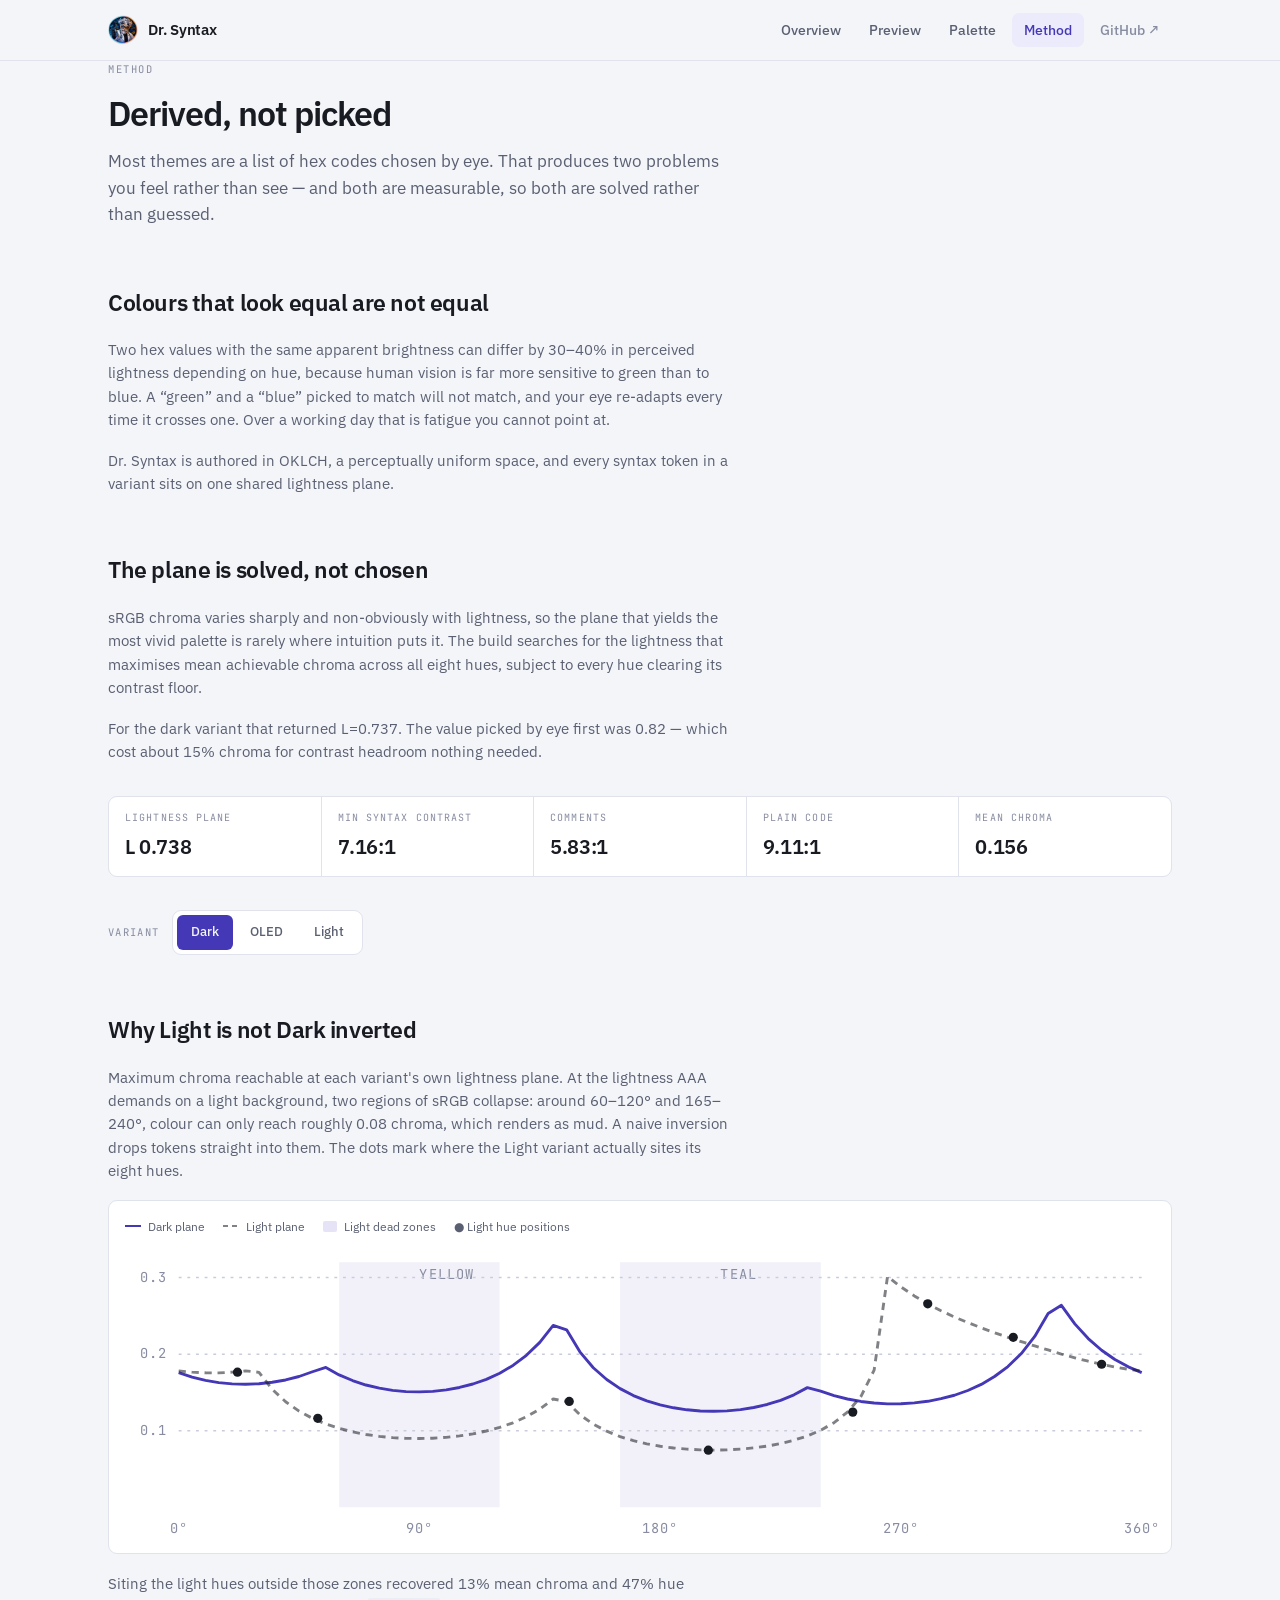
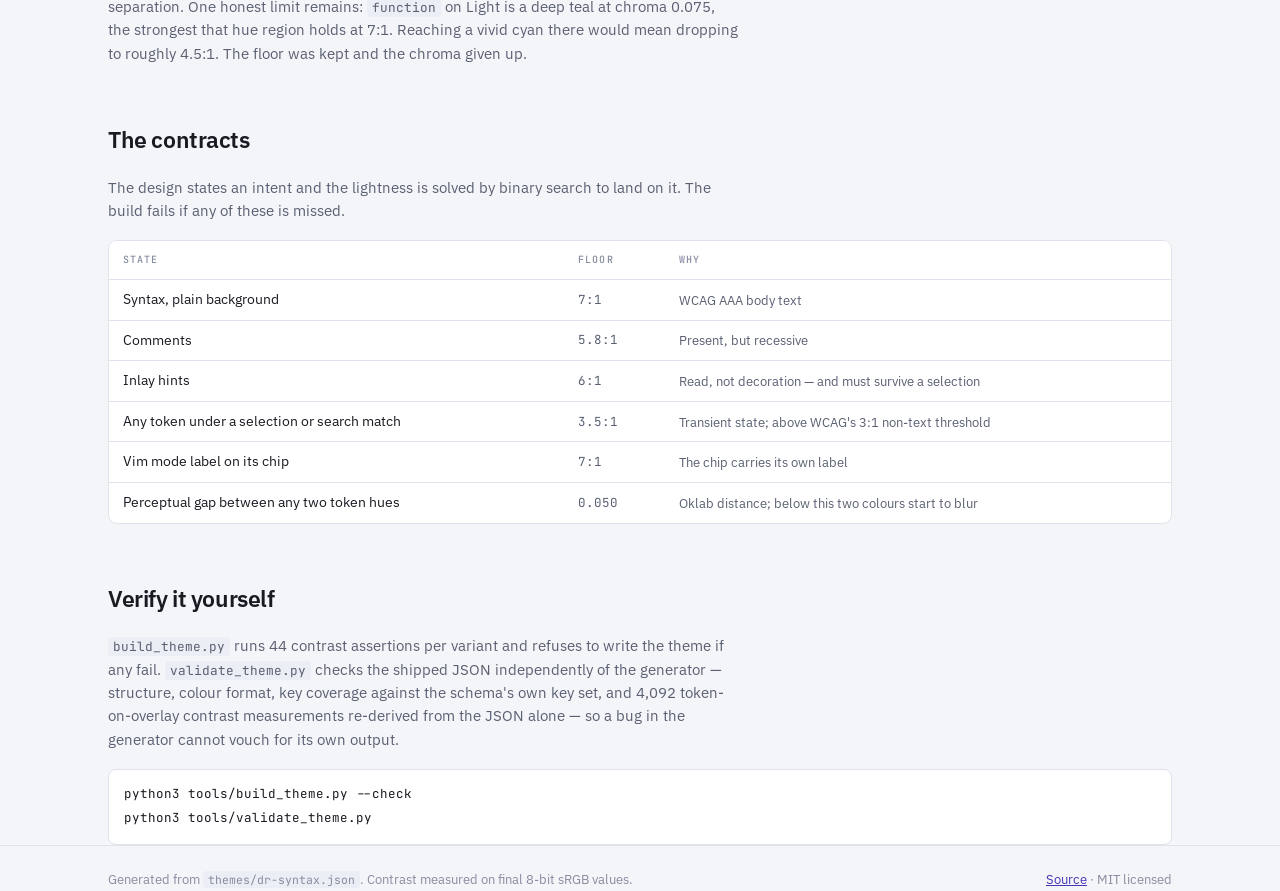
<file: website/method.html>
<!doctype html>
<html lang="en">
<head>
<meta charset="utf-8">
<meta name="viewport" content="width=device-width,initial-scale=1">
<title>Method · Dr. Syntax</title>
<meta name="description" content="How Dr. Syntax is built: OKLCH lightness planes, solved contrast floors, and the sRGB gamut limits that shape the light variant.">
<link rel="icon" href="assets/dr-syntax-logo.webp">
<link rel="preconnect" href="https://fonts.googleapis.com">
<link rel="preconnect" href="https://fonts.gstatic.com" crossorigin>
<link rel="stylesheet" href="https://fonts.googleapis.com/css2?family=IBM+Plex+Sans:wght@400;500;600&family=JetBrains+Mono:ital,wght@0,400;0,500;0,700;1,400&display=swap">
<link rel="stylesheet" href="assets/site.css">
</head>
<body>
<nav class="nav"><div class="wrap nav-in">
  <a class="brandmark" href="index.html"><img src="assets/dr-syntax-logo.webp" alt=""> Dr. Syntax</a>
  <div class="nav-links"><a href="index.html">Overview</a><a href="preview.html">Preview</a><a href="palette.html">Palette</a><a href="method.html" aria-current="page">Method</a><a class="ext" href="https://github.com/ChrisNicholson30/Dr.-Syntax">GitHub ↗</a></div>
</div></nav>
<main class="wrap">
<section>
  <p class="eyebrow">Method</p>
  <h1 style="font-size:34px">Derived, not picked</h1>
  <p class="lead">Most themes are a list of hex codes chosen by eye. That produces two problems
    you feel rather than see — and both are measurable, so both are solved rather than guessed.</p>
</section>

<section>
  <h2>Colours that look equal are not equal</h2>
  <p class="note">Two hex values with the same apparent brightness can differ by 30–40% in
    perceived lightness depending on hue, because human vision is far more sensitive to green
    than to blue. A “green” and a “blue” picked to match will not match, and your eye re-adapts
    every time it crosses one. Over a working day that is fatigue you cannot point at.</p>
  <p class="note">Dr. Syntax is authored in OKLCH, a perceptually uniform space, and every syntax
    token in a variant sits on one shared lightness plane.</p>
</section>

<section>
  <h2>The plane is solved, not chosen</h2>
  <p class="note">sRGB chroma varies sharply and non-obviously with lightness, so the plane that
    yields the most vivid palette is rarely where intuition puts it. The build searches for the
    lightness that maximises mean achievable chroma across all eight hues, subject to every hue
    clearing its contrast floor.</p>
  <p class="note">For the dark variant that returned L=0.737. The value picked by eye first was
    0.82 — which cost about 15% chroma for contrast headroom nothing needed.</p>
  <dl class="readout">
  <div class="cell"><dt>Lightness plane</dt><dd data-stat="plane" data-fmt="plane">—</dd></div>
  <div class="cell"><dt>Min syntax contrast</dt><dd data-stat="minSyntax" data-fmt="ratio">—</dd></div>
  <div class="cell"><dt>Comments</dt><dd data-stat="comment" data-fmt="ratio">—</dd></div>
  <div class="cell"><dt>Plain code</dt><dd data-stat="foreground" data-fmt="ratio">—</dd></div>
  <div class="cell"><dt>Mean chroma</dt><dd data-stat="chroma">—</dd></div>
</dl>
  <div class="controls"><span class="switch-label">Variant</span><div class="switch" data-variant-tabs role="tablist" aria-label="Variant"><button class="tab-btn" role="tab" data-key="dark" aria-selected="true">Dark</button><button class="tab-btn" role="tab" data-key="oled" aria-selected="false">OLED</button><button class="tab-btn" role="tab" data-key="light" aria-selected="false">Light</button></div></div>
</section>

<section>
  <h2>Why Light is not Dark inverted</h2>
  <p class="note">Maximum chroma reachable at each variant's own lightness plane. At the
    lightness AAA demands on a light background, two regions of sRGB collapse: around 60–120°
    and 165–240°, colour can only reach roughly 0.08 chroma, which renders as mud. A naive
    inversion drops tokens straight into them. The dots mark where the Light variant actually
    sites its eight hues.</p>
  <div class="chart-wrap">
    <div class="legend">
      <span><i></i> Dark plane</span><span><i class="dash"></i> Light plane</span>
      <span><i class="zone"></i> Light dead zones</span><span>● Light hue positions</span>
    </div>
    <svg viewBox="0 0 720 210" role="img" class="chart" aria-label="Maximum reachable chroma by hue angle, dark versus light">
<rect x="151.3" y="14" width="111.3" height="170" class="deadzone"/>
<text x="207.0" y="26" class="chart-zone">yellow</text>
<rect x="346.2" y="14" width="139.2" height="170" class="deadzone"/>
<text x="415.8" y="26" class="chart-zone">teal</text>
<line x1="40" y1="130.9" x2="708" y2="130.9" class="grid"/>
<text x="32" y="133.9" class="chart-tick" text-anchor="end">0.1</text>
<line x1="40" y1="77.8" x2="708" y2="77.8" class="grid"/>
<text x="32" y="80.8" class="chart-tick" text-anchor="end">0.2</text>
<line x1="40" y1="24.6" x2="708" y2="24.6" class="grid"/>
<text x="32" y="27.6" class="chart-tick" text-anchor="end">0.3</text>
<text x="40.0" y="202" class="chart-tick" text-anchor="middle">0°</text>
<text x="207.0" y="202" class="chart-tick" text-anchor="middle">90°</text>
<text x="374.0" y="202" class="chart-tick" text-anchor="middle">180°</text>
<text x="541.0" y="202" class="chart-tick" text-anchor="middle">270°</text>
<text x="708.0" y="202" class="chart-tick" text-anchor="middle">360°</text>
<path d="M40.0,90.6 L49.3,93.7 L58.6,96.0 L67.8,97.5 L77.1,98.4 L86.4,98.7 L95.7,98.3 L104.9,97.3 L114.2,95.7 L123.5,93.3 L132.8,90.0 L142.1,87.0 L151.3,92.2 L160.6,96.1 L169.9,99.2 L179.2,101.4 L188.4,102.9 L197.7,103.8 L207.0,104.0 L216.3,103.6 L225.6,102.6 L234.8,100.9 L244.1,98.5 L253.4,95.3 L262.7,91.0 L271.9,85.6 L281.2,78.6 L290.5,69.6 L299.8,57.9 L309.1,60.9 L318.3,76.2 L327.6,87.2 L336.9,95.4 L346.2,101.7 L355.4,106.5 L364.7,110.2 L374.0,113.0 L383.3,115.0 L392.6,116.4 L401.8,117.2 L411.1,117.4 L420.4,117.1 L429.7,116.3 L438.9,114.8 L448.2,112.7 L457.5,109.8 L466.8,106.0 L476.1,101.0 L485.3,103.4 L494.6,106.5 L503.9,108.9 L513.2,110.6 L522.4,111.7 L531.7,112.3 L541.0,112.2 L550.3,111.6 L559.6,110.5 L568.8,108.7 L578.1,106.3 L587.4,103.0 L596.7,98.8 L605.9,93.3 L615.2,86.4 L624.5,77.4 L633.8,65.5 L643.1,49.6 L652.3,43.9 L661.6,56.8 L670.9,67.0 L680.2,75.1 L689.4,81.5 L698.7,86.6 L708.0,90.6" class="curve curve-dark"/>
<path d="M40.0,89.4 L49.3,90.3 L58.6,90.7 L67.8,90.8 L77.1,90.3 L86.4,89.4 L95.7,90.4 L104.9,102.2 L114.2,110.8 L123.5,117.3 L132.8,122.3 L142.1,126.3 L151.3,129.3 L160.6,131.7 L169.9,133.5 L179.2,134.8 L188.4,135.7 L197.7,136.2 L207.0,136.3 L216.3,136.1 L225.6,135.5 L234.8,134.5 L244.1,133.1 L253.4,131.1 L262.7,128.6 L271.9,125.4 L281.2,121.2 L290.5,115.9 L299.8,108.9 L309.1,110.6 L318.3,119.8 L327.6,126.4 L336.9,131.2 L346.2,135.0 L355.4,137.8 L364.7,140.0 L374.0,141.7 L383.3,142.9 L392.6,143.7 L401.8,144.2 L411.1,144.4 L420.4,144.2 L429.7,143.7 L438.9,142.8 L448.2,141.6 L457.5,139.8 L466.8,137.5 L476.1,134.5 L485.3,130.6 L494.6,125.3 L503.9,118.0 L513.2,107.2 L522.4,88.9 L531.7,23.9 L541.0,31.2 L550.3,37.4 L559.6,42.9 L568.8,47.7 L578.1,52.0 L587.4,55.9 L596.7,59.5 L605.9,62.9 L615.2,66.1 L624.5,69.1 L633.8,72.1 L643.1,74.9 L652.3,77.7 L661.6,80.3 L670.9,82.7 L680.2,84.8 L689.4,86.7 L698.7,88.3 L708.0,89.4" class="curve curve-light"/>
<circle cx="680.2" cy="84.8" r="3.2" class="mark"/>
<circle cx="618.9" cy="66.1" r="3.2" class="mark"/>
<circle cx="559.6" cy="42.9" r="3.2" class="mark"/>
<circle cx="507.6" cy="118.0" r="3.2" class="mark"/>
<circle cx="407.4" cy="144.4" r="3.2" class="mark"/>
<circle cx="310.9" cy="110.6" r="3.2" class="mark"/>
<circle cx="136.5" cy="122.3" r="3.2" class="mark"/>
<circle cx="80.8" cy="90.3" r="3.2" class="mark"/>
</svg>
  </div>
  <p class="note">Siting the light hues outside those zones recovered 13% mean chroma and 47%
    hue separation. One honest limit remains: <code>function</code> on Light is a deep teal at
    chroma 0.075, the strongest that hue region holds at 7:1. Reaching a vivid cyan there would
    mean dropping to roughly 4.5:1. The floor was kept and the chroma given up.</p>
</section>

<section>
  <h2>The contracts</h2>
  <p class="note">The design states an intent and the lightness is solved by binary search to
    land on it. The build fails if any of these is missed.</p>
  <div class="table-scroll"><table>
    <thead><tr><th>State</th><th>Floor</th><th>Why</th></tr></thead>
    <tbody>
      <tr><td>Syntax, plain background</td><td class="mono">7:1</td><td class="role">WCAG AAA body text</td></tr>
      <tr><td>Comments</td><td class="mono">5.8:1</td><td class="role">Present, but recessive</td></tr>
      <tr><td>Inlay hints</td><td class="mono">6:1</td><td class="role">Read, not decoration — and must survive a selection</td></tr>
      <tr><td>Any token under a selection or search match</td><td class="mono">3.5:1</td><td class="role">Transient state; above WCAG's 3:1 non-text threshold</td></tr>
      <tr><td>Vim mode label on its chip</td><td class="mono">7:1</td><td class="role">The chip carries its own label</td></tr>
      <tr><td>Perceptual gap between any two token hues</td><td class="mono">0.050</td><td class="role">Oklab distance; below this two colours start to blur</td></tr>
    </tbody>
  </table></div>
</section>

<section>
  <h2>Verify it yourself</h2>
  <p class="note"><code>build_theme.py</code> runs 44 contrast assertions per variant and refuses
    to write the theme if any fail. <code>validate_theme.py</code> checks the shipped JSON
    independently of the generator — structure, colour format, key coverage against the schema's
    own key set, and 4,092 token-on-overlay contrast measurements re-derived from the JSON
    alone — so a bug in the generator cannot vouch for its own output.</p>
  <pre><code>python3 tools/build_theme.py --check
python3 tools/validate_theme.py</code></pre>
</section>
</main>
<footer><div class="wrap">
  <span>Generated from <code>themes/dr-syntax.json</code>. Contrast measured on final 8-bit
  sRGB values.</span>
  <span><a href="https://github.com/ChrisNicholson30/Dr.-Syntax">Source</a> · MIT licensed</span>
</div></footer>
<script>const DATA = {"dark":{"name":"Dr. Syntax Dark","appearance":"dark","short":"Dark","ui":{"bg":"#0c0f15ff","editor":"#13161dff","elevated":"#1d2027ff","titlebar":"#0c0f15ff","tabbar":"#06090fff","tabactive":"#13161dff","tabinactive":"#06090fff","statusbar":"#0c0f15ff","border":"#2e3239ff","borderv":"#21252bff","text":"#d6dbe4ff","muted":"#90959dff","fg":"#b4b8c1ff","linenum":"#6b7078ff","activelinenum":"#b8bcc5ff","activeline":"#20242aff","indentguide":"#21252bff","match":"#d5a10032","accent":"#9797ffff","error":"#ff7c75ff","warning":"#de9b00ff","success":"#5ac562ff","added":"#5ac562ff","modified":"#de9b00ff","vcdeleted":"#ff7c75ff","terminalbg":"#13161dff","terminalfg":"#b4b8c1ff","vimnormal-bg":"#35b5ffff","vimnormal-fg":"#1e2228ff"},"syn":{"kw":"#f678b9ff","fn":"#00c1c9ff","str":"#10c97fff","typ":"#d5a100ff","num":"#ff8243ff","prop":"#35b5ffff","cmt":"#8594a4ff","punc":"#9198a6ff","tag":"#d684eeff"},"plane":0.738,"chroma":0.156,"minSyntax":7.16,"comment":5.83,"foreground":9.11,"selectionAlpha":0.188,"editorBg":"#13161d","hues":[{"role":"rose","label":"keyword \u00b7 control flow","hex":"#f678b9","angle":350,"chroma":0.169,"ratio":7.16},{"role":"orchid","label":"tag \u00b7 namespace \u00b7 title","hex":"#d684ee","angle":318,"chroma":0.169,"ratio":7.24},{"role":"violet","label":"attribute \u00b7 preprocessor","hex":"#9d9eff","angle":282,"chroma":0.139,"ratio":7.56},{"role":"azure","label":"property \u00b7 member","hex":"#35b5ff","angle":240,"chroma":0.151,"ratio":7.93},{"role":"cyan","label":"function \u00b7 method","hex":"#00c1c9","angle":200,"chroma":0.125,"ratio":8.16},{"role":"jade","label":"string \u00b7 literal text","hex":"#10c97f","angle":158,"chroma":0.17,"ratio":8.35},{"role":"amber","label":"type \u00b7 class \u00b7 enum","hex":"#d5a100","angle":85,"chroma":0.151,"ratio":7.69},{"role":"tangerine","label":"number \u00b7 boolean \u00b7 constant","hex":"#ff8243","angle":45,"chroma":0.17,"ratio":7.35}],"ansi":["#2c3037ff","#ff7c75ff","#5ac562ff","#de9b00ff","#35b5ffff","#9d9effff","#00c1c9ff","#b4b8c1ff"],"ansiBright":["#72777fff","#ffa69fff","#7bdc80ff","#f8b330ff","#7fcbffff","#b7baffff","#00dce5ff","#d6dbe4ff"],"vim":[{"mode":"normal","bg":"#35b5ffff","fg":"#1e2228ff","ratio":7.0},{"mode":"insert","bg":"#10c97fff","fg":"#22262dff","ratio":7.0},{"mode":"replace","bg":"#f678b9ff","fg":"#15181fff","ratio":7.02},{"mode":"visual","bg":"#9d9effff","fg":"#1a1d24ff","ratio":7.04},{"mode":"visual_line","bg":"#d684eeff","fg":"#161920ff","ratio":7.03},{"mode":"visual_block","bg":"#00c1c9ff","fg":"#21242bff","ratio":7.01},{"mode":"helix_normal","bg":"#ff8243ff","fg":"#181b21ff","ratio":7.0},{"mode":"helix_select","bg":"#d5a100ff","fg":"#1c1f26ff","ratio":7.01}]},"oled":{"name":"Dr. Syntax OLED","appearance":"dark","short":"OLED","ui":{"bg":"#000000ff","editor":"#000000ff","elevated":"#0c0f16ff","titlebar":"#000000ff","tabbar":"#0f1218ff","tabactive":"#000000ff","tabinactive":"#0f1218ff","statusbar":"#000000ff","border":"#2a2e35ff","borderv":"#1b1e25ff","text":"#d9dee7ff","muted":"#8b9098ff","fg":"#c9cdd7ff","linenum":"#646971ff","activelinenum":"#b7bcc5ff","activeline":"#13161dff","indentguide":"#1b1e25ff","match":"#e9b53138","accent":"#9190f8ff","error":"#ffa098ff","warning":"#f2b036ff","success":"#7bd67fff","added":"#7bd67fff","modified":"#f2b036ff","vcdeleted":"#ffa098ff","terminalbg":"#000000ff","terminalfg":"#c9cdd7ff","vimnormal-bg":"#75c7ffff","vimnormal-fg":"#2e3139ff"},"syn":{"kw":"#ff97caff","fn":"#00d7e0ff","str":"#57da98ff","typ":"#e9b531ff","num":"#ffa379ff","prop":"#75c7ffff","cmt":"#8291a1ff","punc":"#89909eff","tag":"#e59dfcff"},"plane":0.799,"chroma":0.133,"minSyntax":10.53,"comment":6.51,"foreground":13.2,"selectionAlpha":0.216,"editorBg":"#000000","hues":[{"role":"rose","label":"keyword \u00b7 control flow","hex":"#ff97ca","angle":350,"chroma":0.138,"ratio":10.53},{"role":"orchid","label":"tag \u00b7 namespace \u00b7 title","hex":"#e59dfc","angle":318,"chroma":0.15,"ratio":10.56},{"role":"violet","label":"attribute \u00b7 preprocessor","hex":"#b2b5ff","angle":282,"chroma":0.105,"ratio":10.95},{"role":"azure","label":"property \u00b7 member","hex":"#75c7ff","angle":240,"chroma":0.113,"ratio":11.37},{"role":"cyan","label":"function \u00b7 method","hex":"#00d7e0","angle":200,"chroma":0.136,"ratio":11.8},{"role":"jade","label":"string \u00b7 literal text","hex":"#57da98","angle":158,"chroma":0.15,"ratio":11.89},{"role":"amber","label":"type \u00b7 class \u00b7 enum","hex":"#e9b531","angle":85,"chroma":0.15,"ratio":11.12},{"role":"tangerine","label":"number \u00b7 boolean \u00b7 constant","hex":"#ffa379","angle":45,"chroma":0.123,"ratio":10.77}],"ansi":["#07090fff","#ffa098ff","#7bd67fff","#f2b036ff","#75c7ffff","#b2b5ffff","#00d7e0ff","#c9cdd7ff"],"ansiBright":["#6b7078ff","#ffc5bfff","#99ee9cff","#ffcc7cff","#addcffff","#ced1ffff","#3cf0f9ff","#d9dee7ff"],"vim":[{"mode":"normal","bg":"#75c7ffff","fg":"#2e3139ff","ratio":7.04},{"mode":"insert","bg":"#57da98ff","fg":"#31343cff","ratio":7.05},{"mode":"replace","bg":"#ff97caff","fg":"#292c34ff","ratio":7.0},{"mode":"visual","bg":"#b2b5ffff","fg":"#2b2f36ff","ratio":7.01},{"mode":"visual_line","bg":"#e59dfcff","fg":"#292c34ff","ratio":7.02},{"mode":"visual_block","bg":"#00d7e0ff","fg":"#31343bff","ratio":7.0},{"mode":"helix_normal","bg":"#ffa379ff","fg":"#2a2d35ff","ratio":7.06},{"mode":"helix_select","bg":"#e9b531ff","fg":"#2c3037ff","ratio":7.01}]},"light":{"name":"Dr. Syntax Light","appearance":"light","short":"Light","ui":{"bg":"#f0f2f7ff","editor":"#f9fbffff","elevated":"#ffffffff","titlebar":"#f0f2f7ff","tabbar":"#eef0f5ff","tabactive":"#f9fbffff","tabinactive":"#eef0f5ff","statusbar":"#f0f2f7ff","border":"#ced0d4ff","borderv":"#dddfe3ff","text":"#2d2e32ff","muted":"#696a6eff","fg":"#404245ff","linenum":"#87888cff","activelinenum":"#45464aff","activeline":"#e8eaefff","indentguide":"#dddfe3ff","match":"#813c0039","accent":"#5952d2ff","error":"#9d0016ff","warning":"#6e4b00ff","success":"#006517ff","added":"#006517ff","modified":"#6e4b00ff","vcdeleted":"#9d0016ff","terminalbg":"#f9fbffff","terminalfg":"#404245ff","vimnormal-bg":"#005397ff","vimnormal-fg":"#f0f3f7ff"},"syn":{"kw":"#920069ff","fn":"#005f61ff","str":"#00641cff","typ":"#813c00ff","num":"#9d0020ff","prop":"#005397ff","cmt":"#576474ff","punc":"#5e6166ff","tag":"#74209bff"},"plane":0.439,"chroma":0.149,"minSyntax":7.05,"comment":5.82,"foreground":9.73,"selectionAlpha":0.184,"editorBg":"#f9fbff","hues":[{"role":"rose","label":"keyword \u00b7 control flow","hex":"#920069","angle":345,"chroma":0.187,"ratio":8.36},{"role":"orchid","label":"tag \u00b7 namespace \u00b7 title","hex":"#74209b","angle":312,"chroma":0.189,"ratio":8.37},{"role":"violet","label":"attribute \u00b7 preprocessor","hex":"#4538b6","angle":280,"chroma":0.19,"ratio":8.13},{"role":"azure","label":"property \u00b7 member","hex":"#005397","angle":252,"chroma":0.13,"ratio":7.55},{"role":"cyan","label":"function \u00b7 method","hex":"#005f61","angle":197,"chroma":0.075,"ratio":7.22},{"role":"jade","label":"string \u00b7 literal text","hex":"#00641c","angle":146,"chroma":0.134,"ratio":7.14},{"role":"amber","label":"type \u00b7 class \u00b7 enum","hex":"#813c00","angle":52,"chroma":0.113,"ratio":7.86},{"role":"tangerine","label":"number \u00b7 boolean \u00b7 constant","hex":"#9d0020","angle":22,"chroma":0.177,"ratio":8.26}],"ansi":["#d0d2d6ff","#9d0016ff","#006517ff","#6e4b00ff","#005397ff","#4538b6ff","#005f61ff","#404245ff"],"ansiBright":["#838488ff","#7a000fff","#004d0fff","#543800ff","#003f75ff","#342396ff","#00484aff","#2d2e32ff"],"vim":[{"mode":"normal","bg":"#005397ff","fg":"#f0f3f7ff","ratio":7.03},{"mode":"insert","bg":"#00641cff","fg":"#f6f9fdff","ratio":7.0},{"mode":"replace","bg":"#920069ff","fg":"#e5e8ecff","ratio":7.04},{"mode":"visual","bg":"#4538b6ff","fg":"#e8ebefff","ratio":7.04},{"mode":"visual_line","bg":"#74209bff","fg":"#e5e7ebff","ratio":7.0},{"mode":"visual_block","bg":"#005f61ff","fg":"#f5f8fcff","ratio":7.02},{"mode":"helix_normal","bg":"#9d0020ff","fg":"#e6e9edff","ratio":7.03},{"mode":"helix_select","bg":"#813c00ff","fg":"#eceef2ff","ratio":7.01}]}};</script>
<script src="assets/site.js"></script>
</body>
</html>
</file>
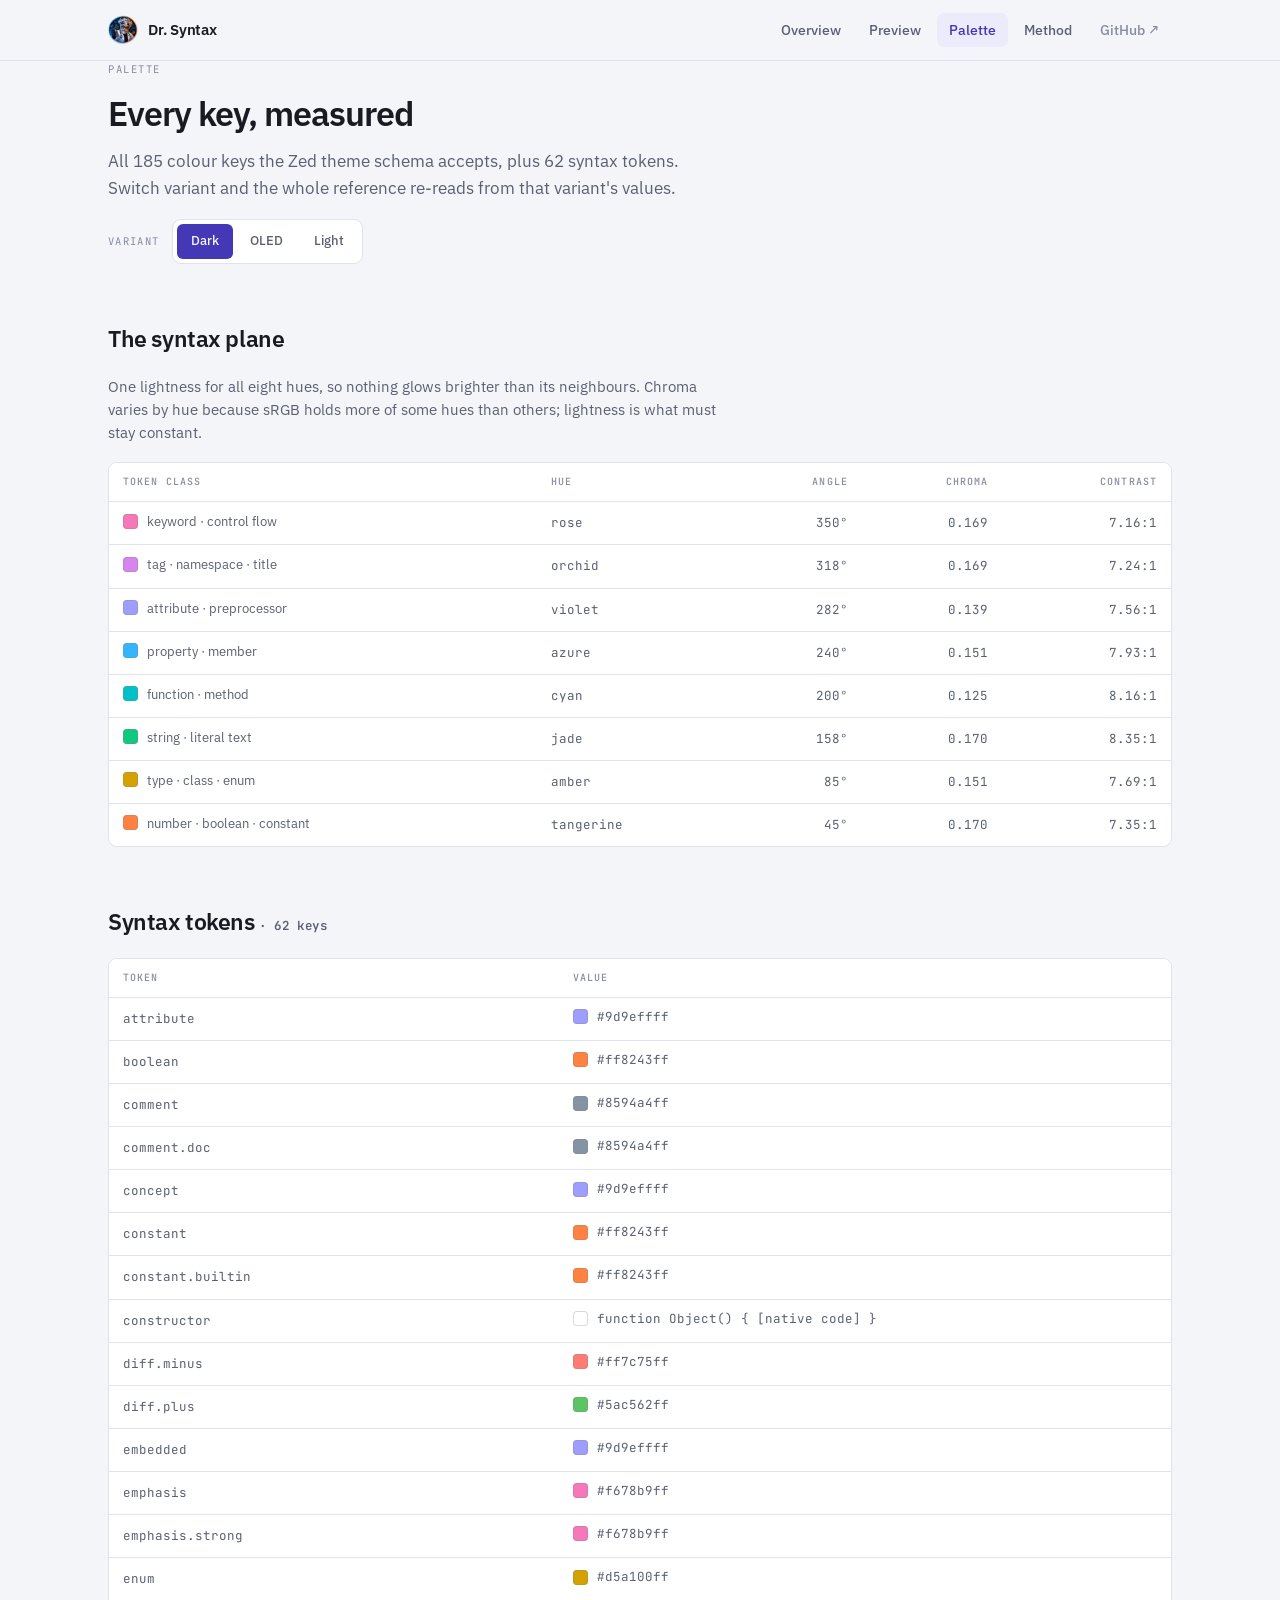
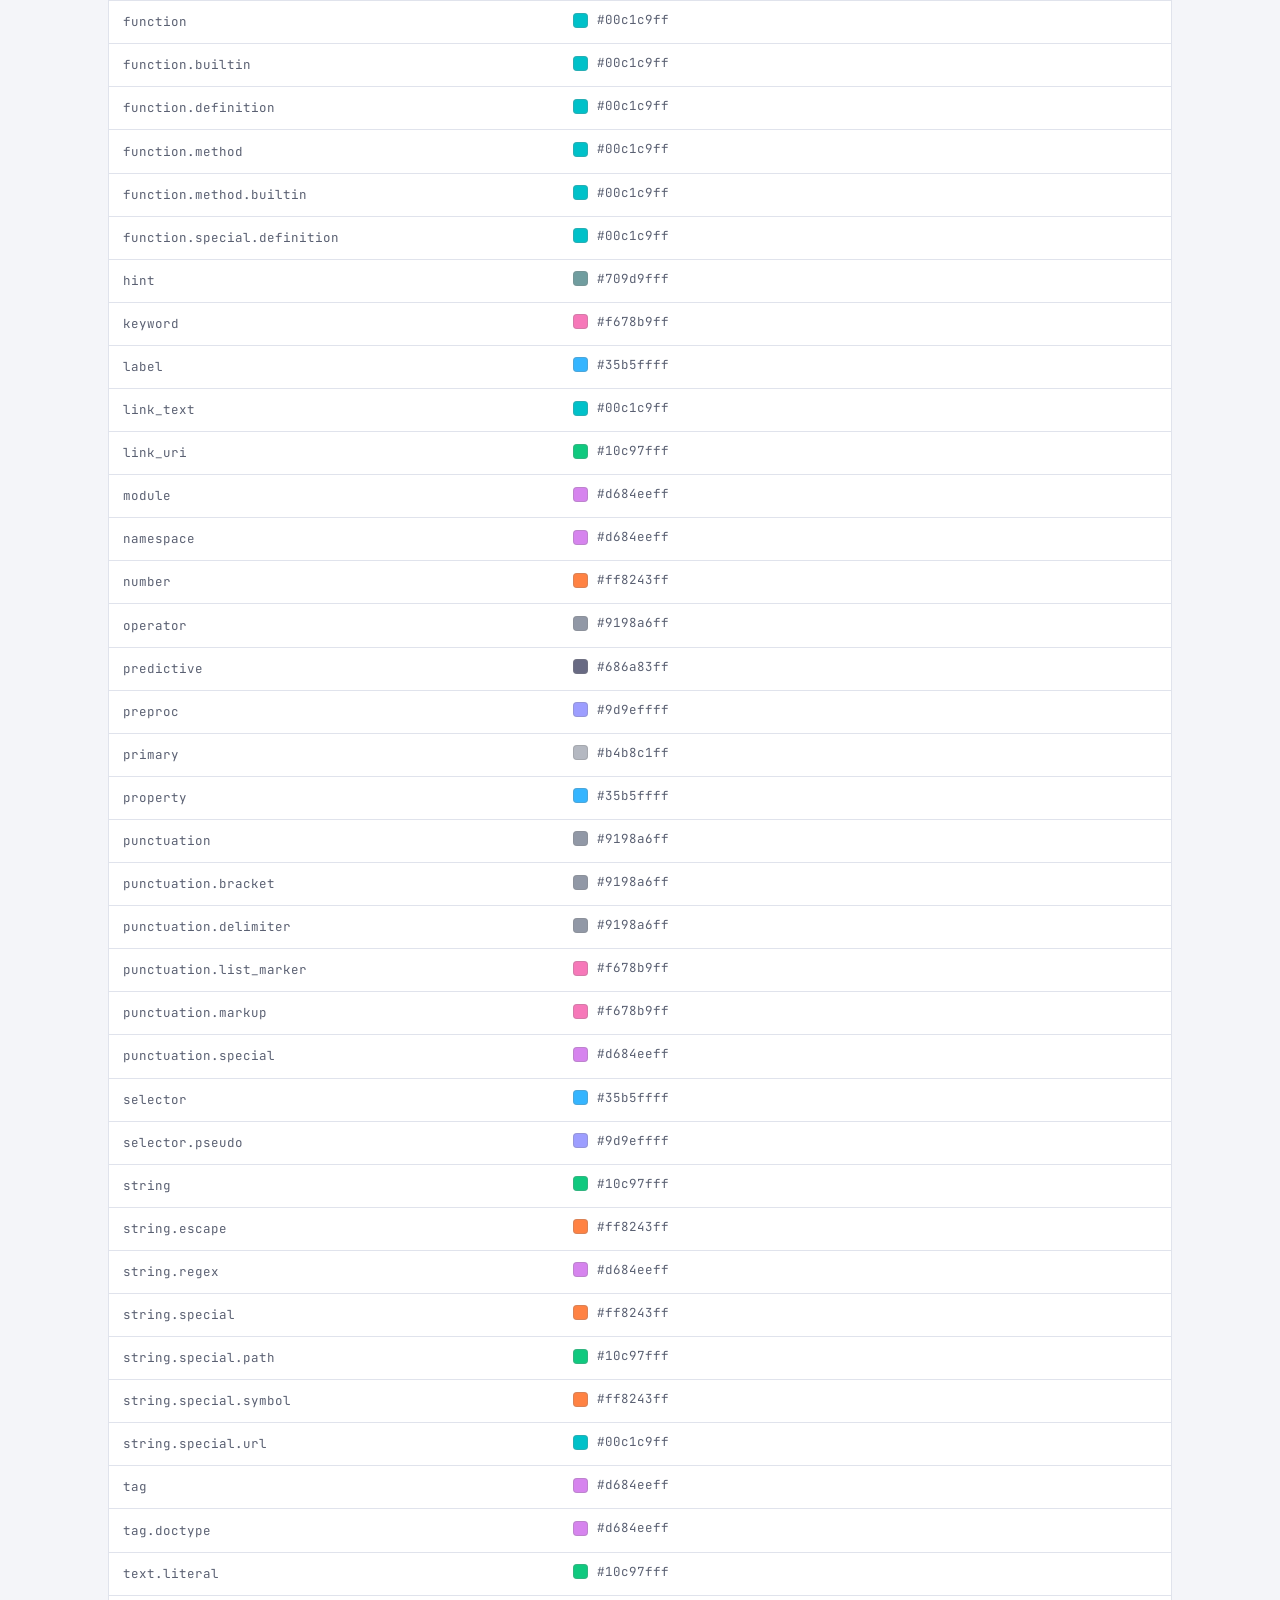
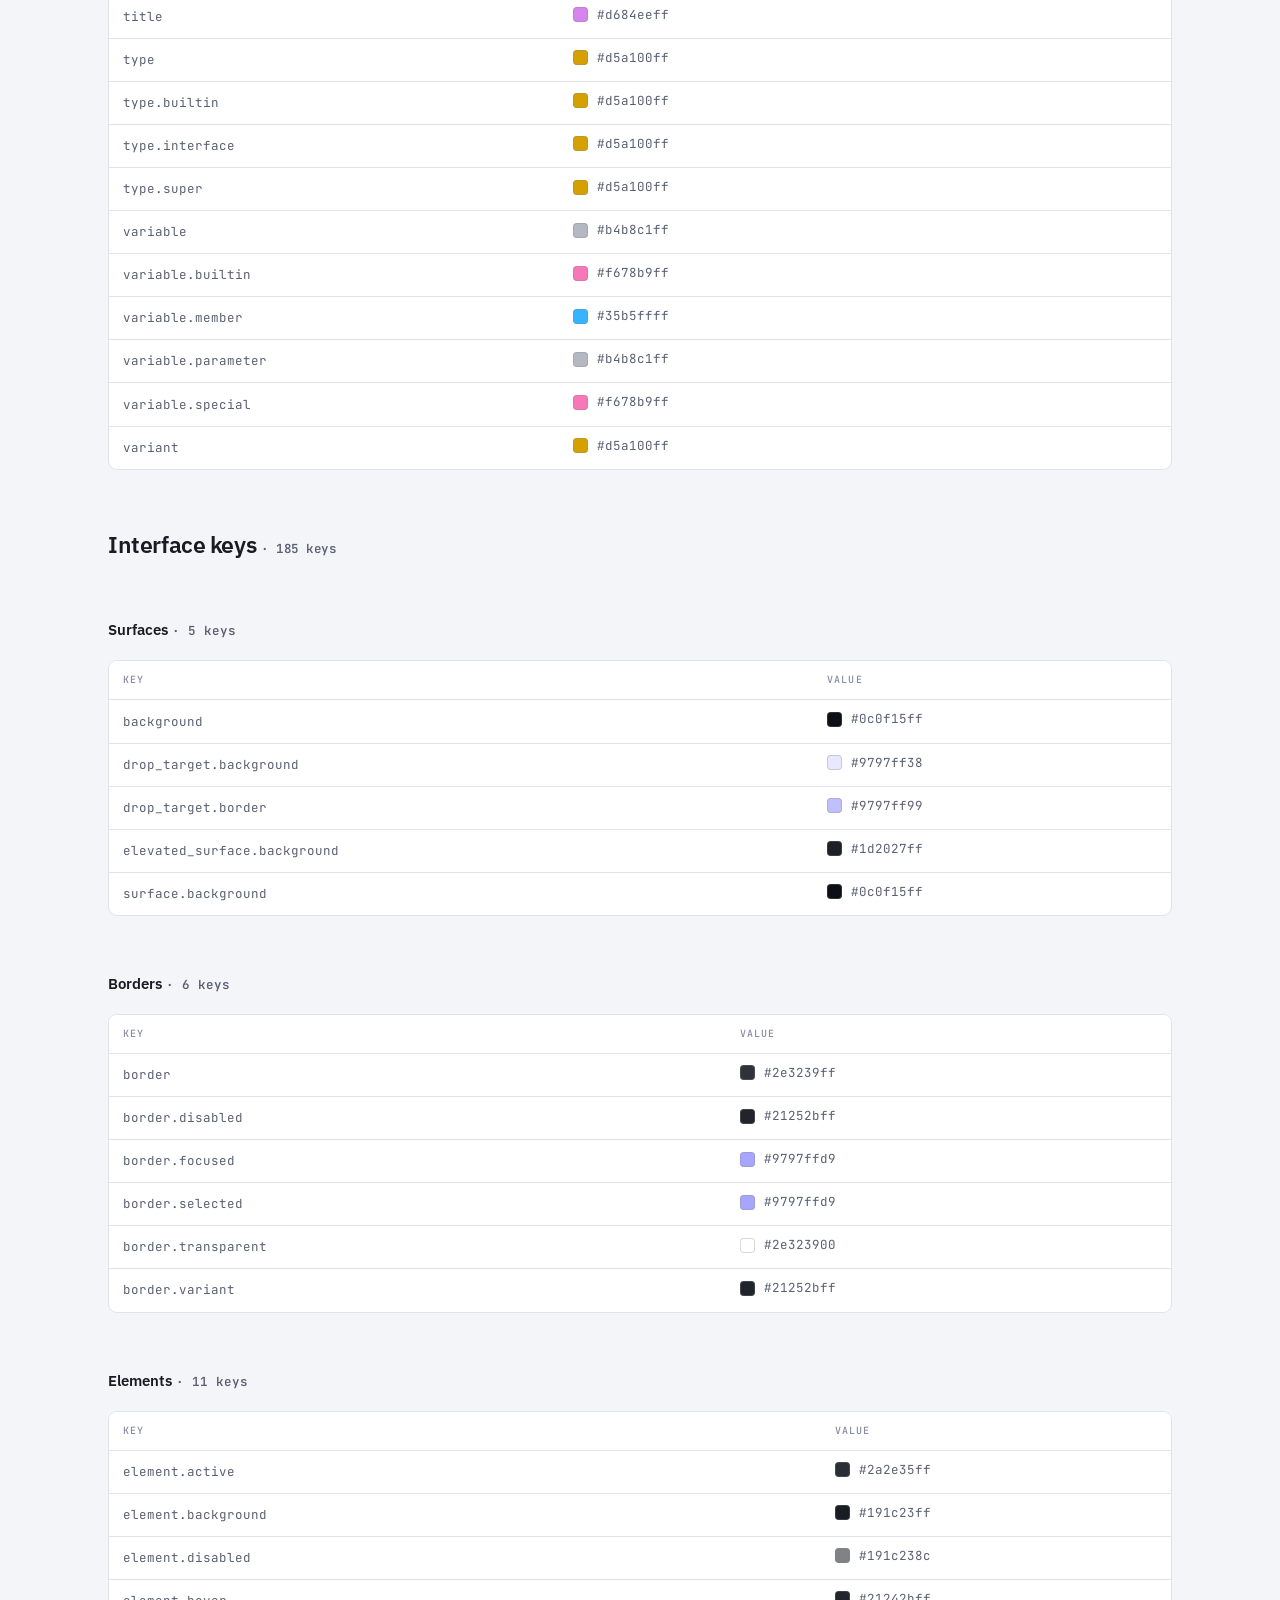
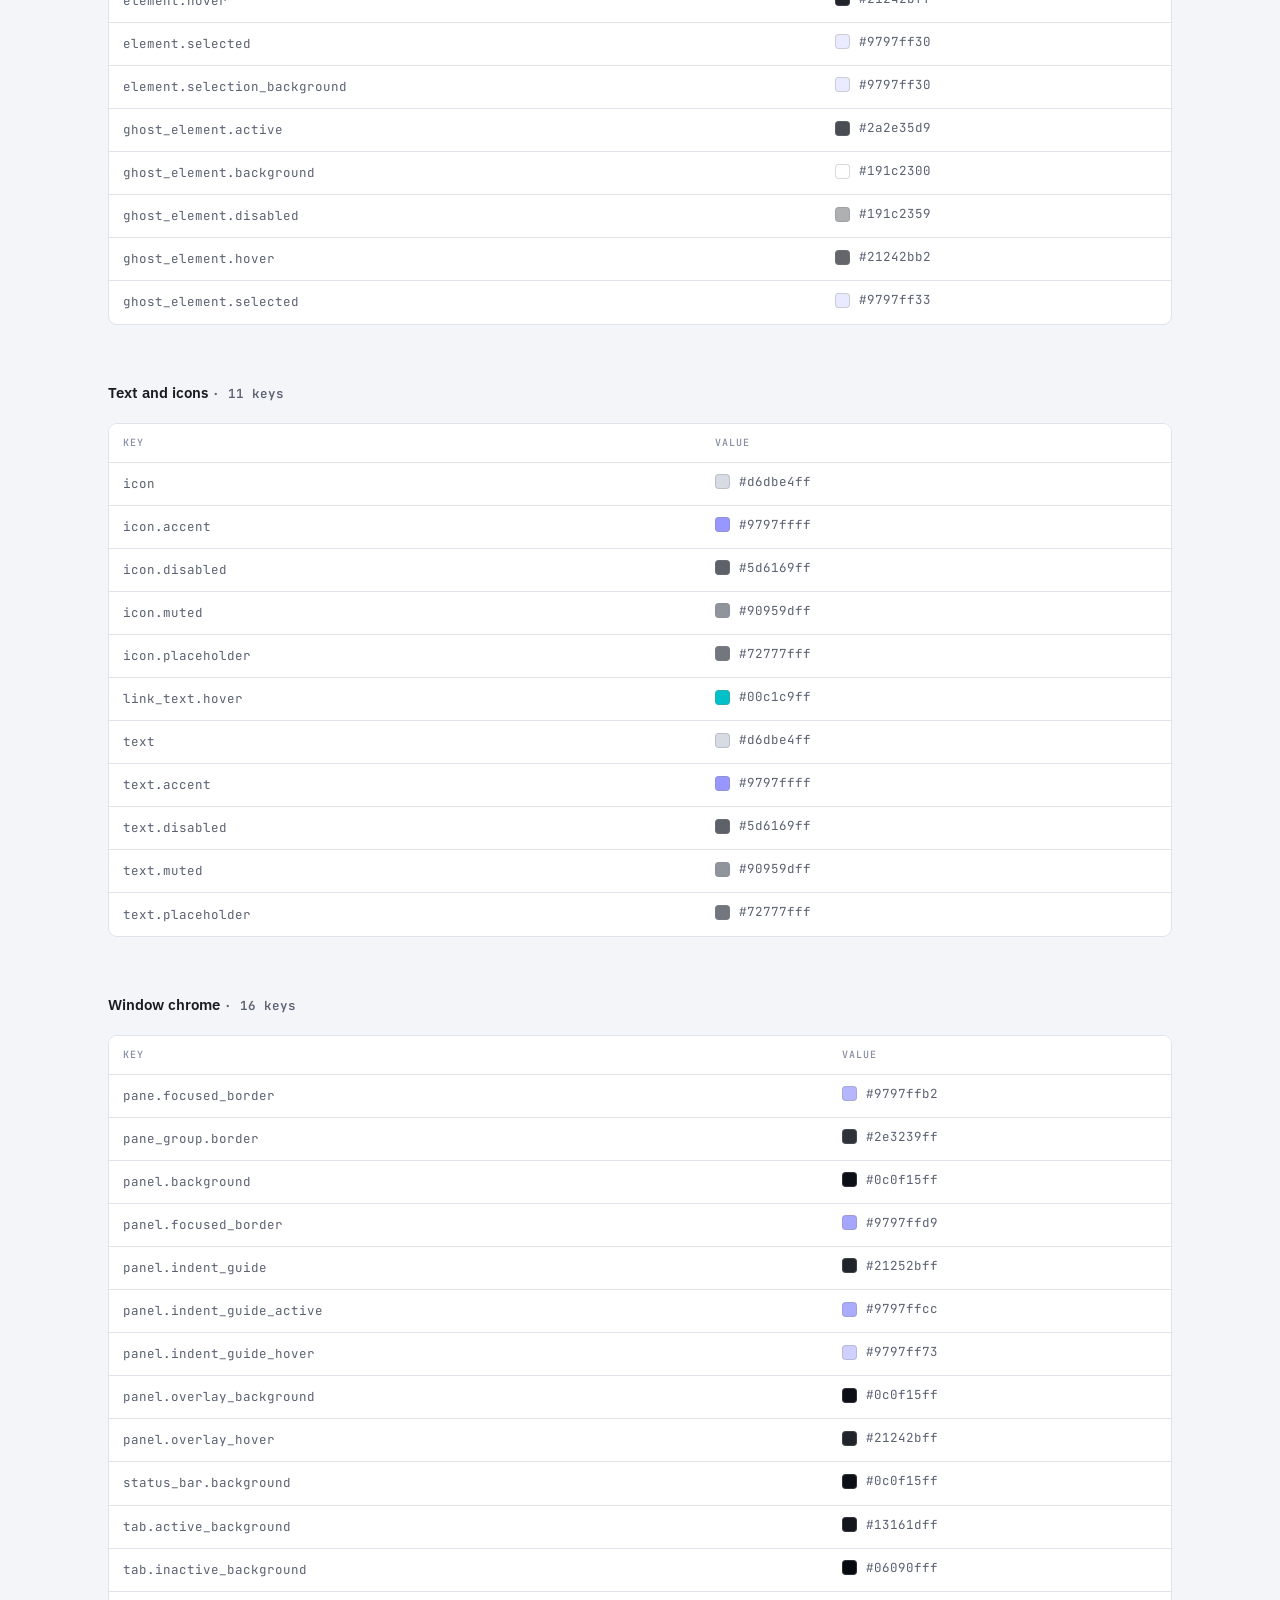
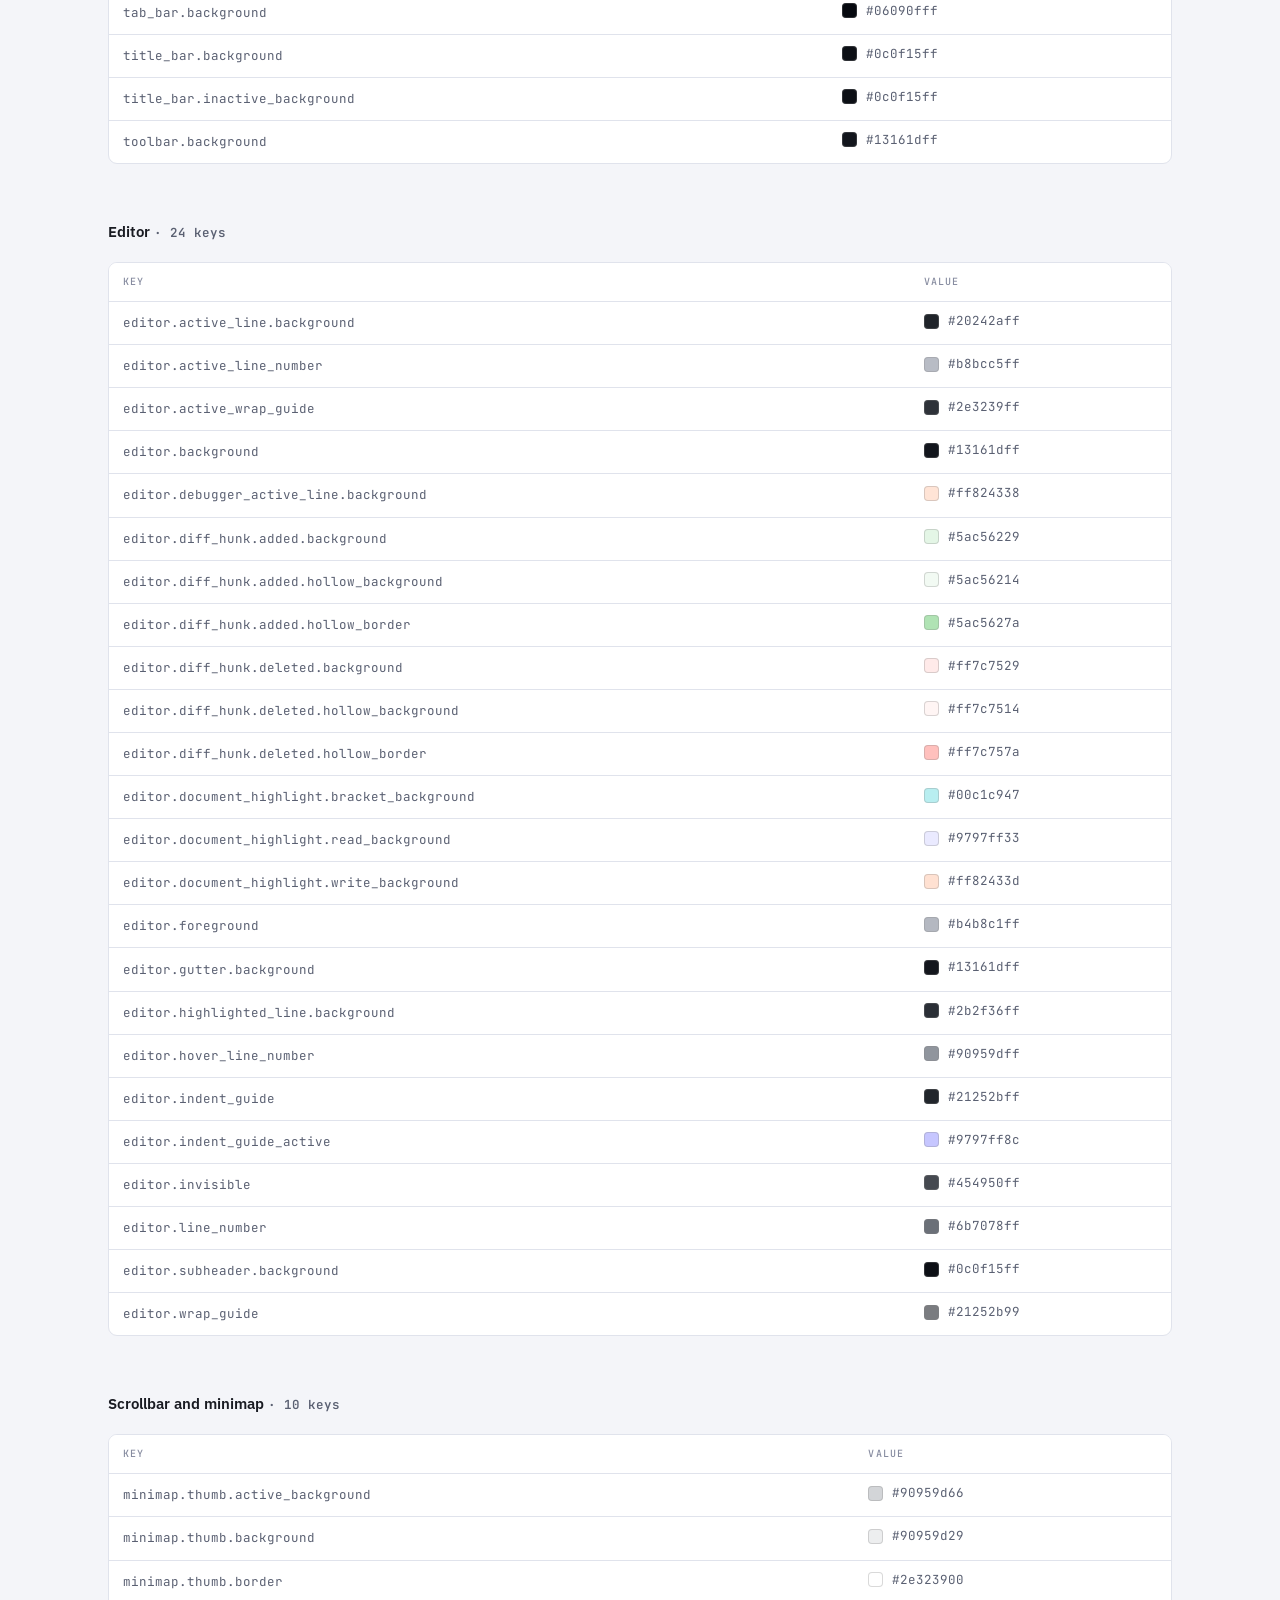
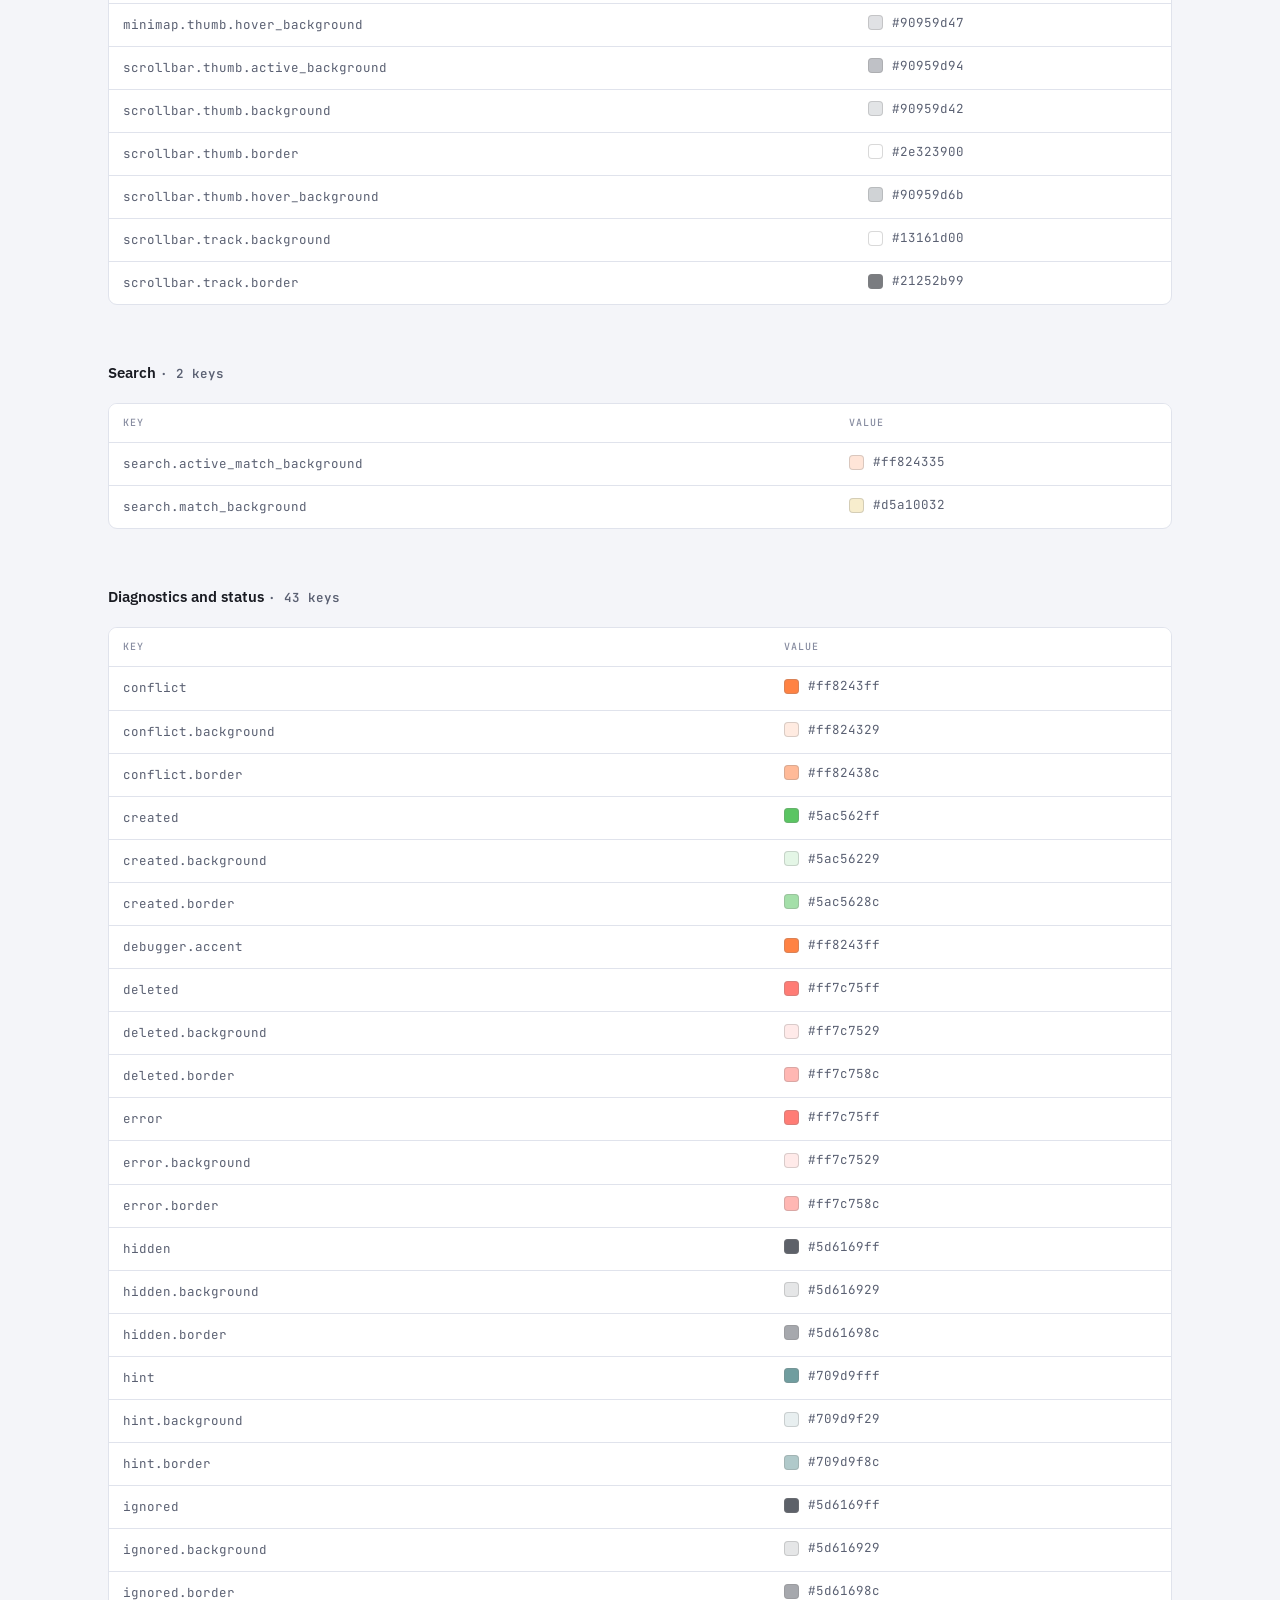
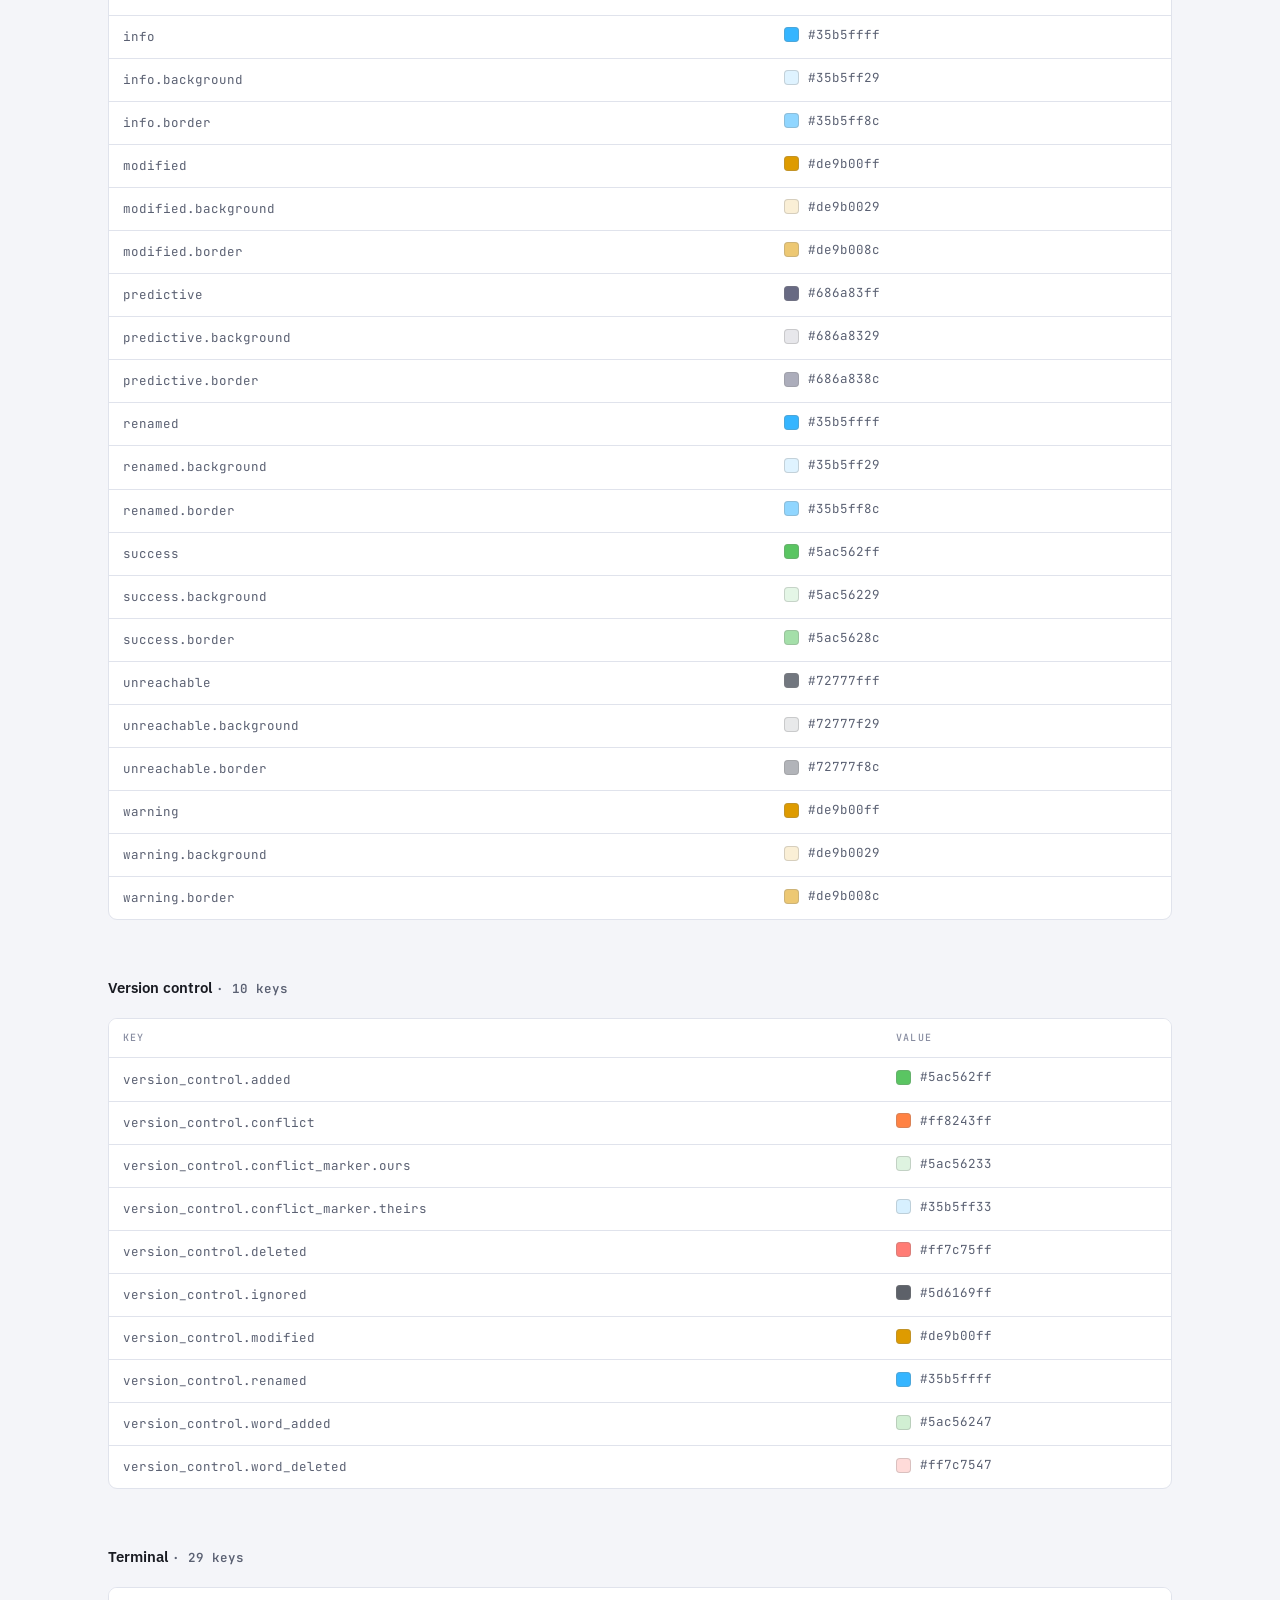
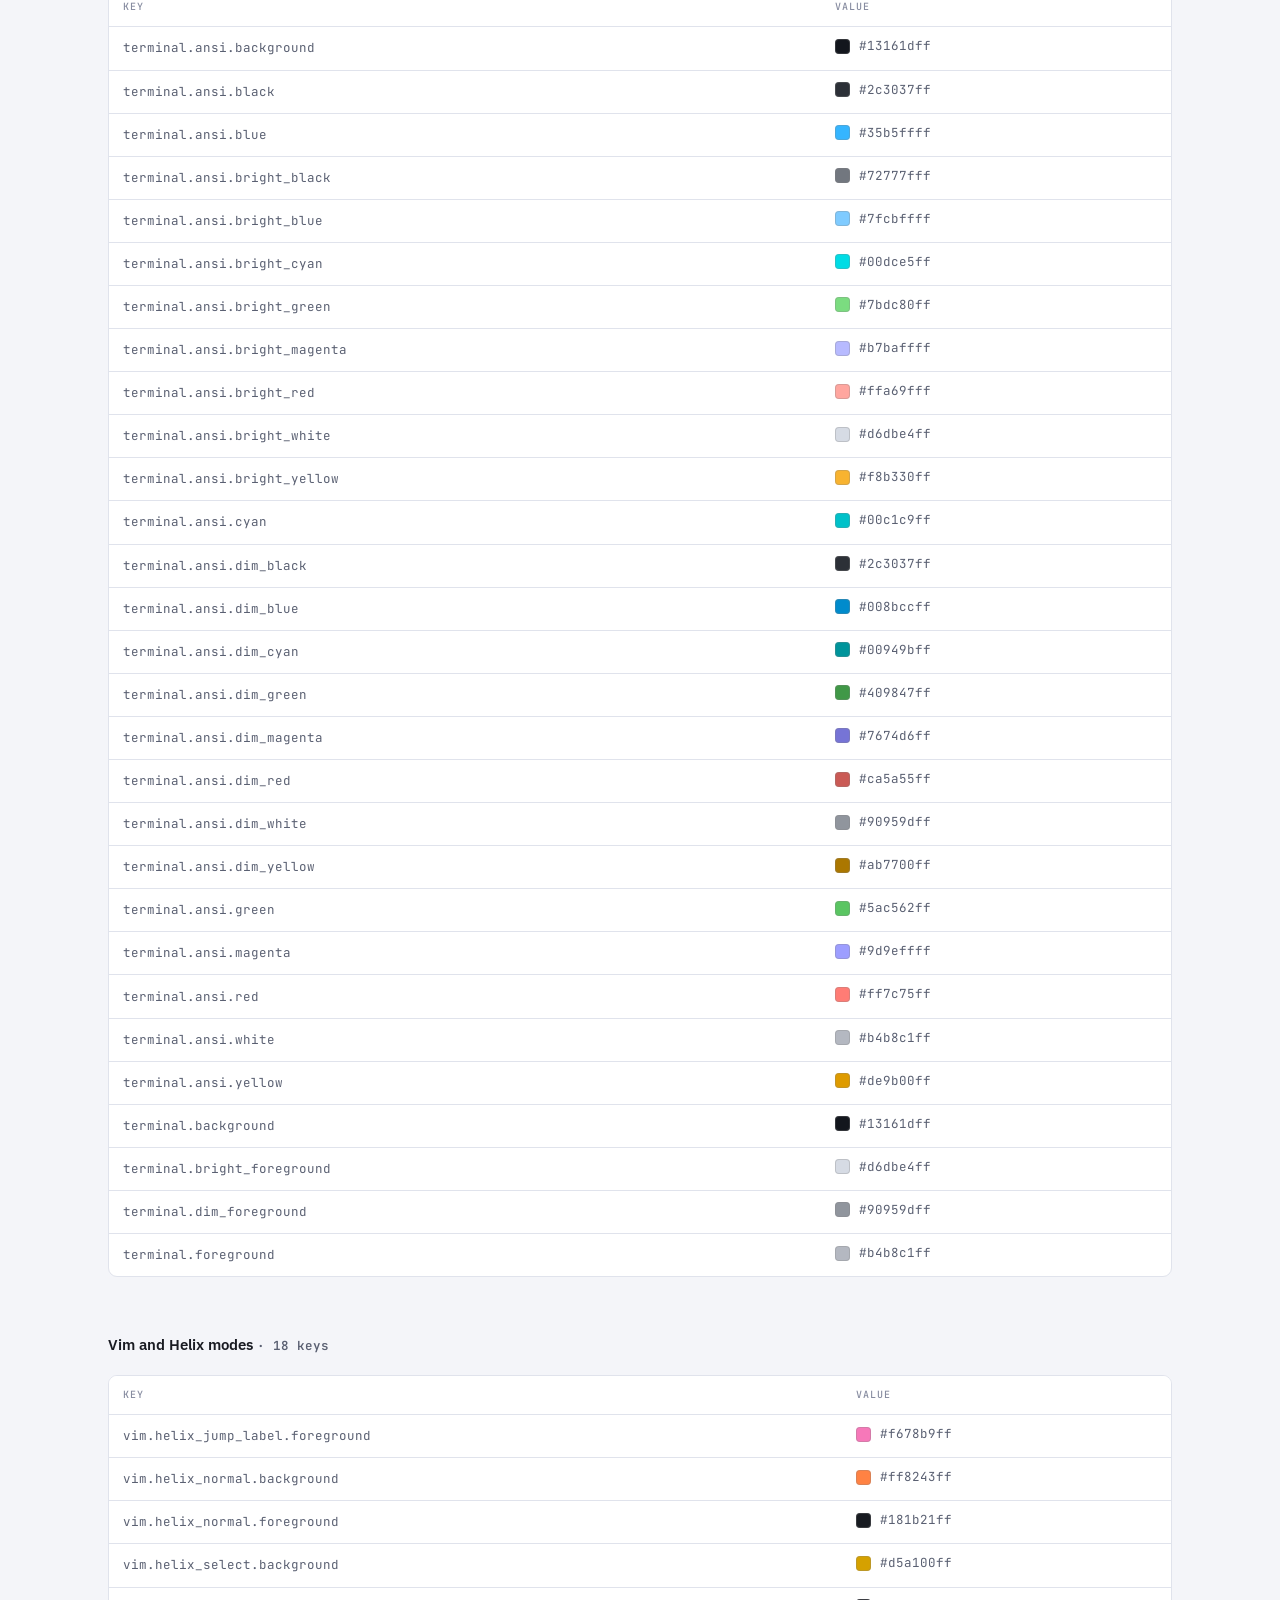
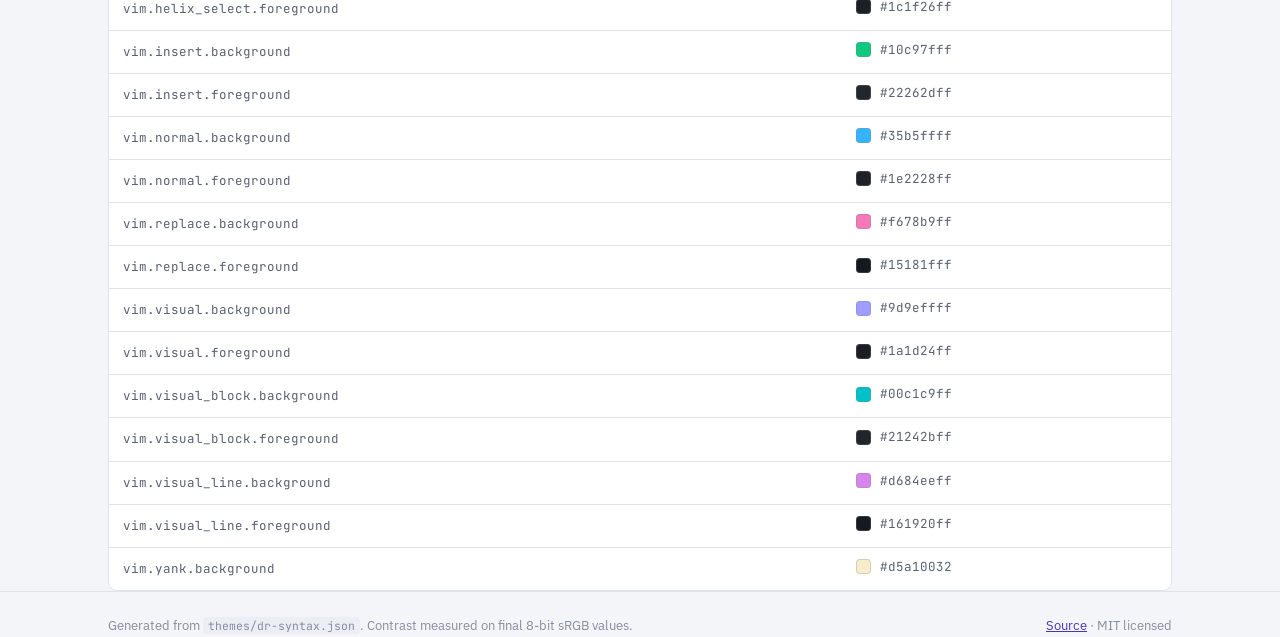
<file: website/palette.html>
<!doctype html>
<html lang="en">
<head>
<meta charset="utf-8">
<meta name="viewport" content="width=device-width,initial-scale=1">
<title>Palette · Dr. Syntax</title>
<meta name="description" content="Every one of the 185 Zed theme colour keys and 62 syntax tokens in Dr. Syntax, with measured contrast.">
<link rel="icon" href="assets/dr-syntax-logo.webp">
<link rel="preconnect" href="https://fonts.googleapis.com">
<link rel="preconnect" href="https://fonts.gstatic.com" crossorigin>
<link rel="stylesheet" href="https://fonts.googleapis.com/css2?family=IBM+Plex+Sans:wght@400;500;600&family=JetBrains+Mono:ital,wght@0,400;0,500;0,700;1,400&display=swap">
<link rel="stylesheet" href="assets/site.css">
</head>
<body>
<nav class="nav"><div class="wrap nav-in">
  <a class="brandmark" href="index.html"><img src="assets/dr-syntax-logo.webp" alt=""> Dr. Syntax</a>
  <div class="nav-links"><a href="index.html">Overview</a><a href="preview.html">Preview</a><a href="palette.html" aria-current="page">Palette</a><a href="method.html">Method</a><a class="ext" href="https://github.com/ChrisNicholson30/Dr.-Syntax">GitHub ↗</a></div>
</div></nav>
<main class="wrap">
<section>
  <p class="eyebrow">Palette</p>
  <h1 style="font-size:34px">Every key, measured</h1>
  <p class="lead">All 185 colour keys the Zed theme schema accepts, plus
    62 syntax tokens. Switch variant and the whole reference re-reads from that
    variant's values.</p>
  <div class="controls"><span class="switch-label">Variant</span><div class="switch" data-variant-tabs role="tablist" aria-label="Variant"><button class="tab-btn" role="tab" data-key="dark" aria-selected="true">Dark</button><button class="tab-btn" role="tab" data-key="oled" aria-selected="false">OLED</button><button class="tab-btn" role="tab" data-key="light" aria-selected="false">Light</button></div></div>
</section>

<section>
  <h2>The syntax plane</h2>
  <p class="note">One lightness for all eight hues, so nothing glows brighter than its
    neighbours. Chroma varies by hue because sRGB holds more of some hues than others; lightness
    is what must stay constant.</p>
  <div class="table-scroll"><table>
    <thead><tr><th>Token class</th><th>Hue</th><th class="num">Angle</th>
      <th class="num">Chroma</th><th class="num">Contrast</th></tr></thead>
    <tbody id="hue-body"></tbody>
  </table></div>
</section>

<section>
  <h2>Syntax tokens <span class="mono">· 62 keys</span></h2>
  <div class="table-scroll"><table>
    <thead><tr><th>Token</th><th>Value</th></tr></thead><tbody><tr><td class="mono">attribute</td><td><span class="chip"><i data-swatch="attribute"></i><span class="mono" data-hex="attribute">—</span></span></td></tr><tr><td class="mono">boolean</td><td><span class="chip"><i data-swatch="boolean"></i><span class="mono" data-hex="boolean">—</span></span></td></tr><tr><td class="mono">comment</td><td><span class="chip"><i data-swatch="comment"></i><span class="mono" data-hex="comment">—</span></span></td></tr><tr><td class="mono">comment.doc</td><td><span class="chip"><i data-swatch="comment.doc"></i><span class="mono" data-hex="comment.doc">—</span></span></td></tr><tr><td class="mono">concept</td><td><span class="chip"><i data-swatch="concept"></i><span class="mono" data-hex="concept">—</span></span></td></tr><tr><td class="mono">constant</td><td><span class="chip"><i data-swatch="constant"></i><span class="mono" data-hex="constant">—</span></span></td></tr><tr><td class="mono">constant.builtin</td><td><span class="chip"><i data-swatch="constant.builtin"></i><span class="mono" data-hex="constant.builtin">—</span></span></td></tr><tr><td class="mono">constructor</td><td><span class="chip"><i data-swatch="constructor"></i><span class="mono" data-hex="constructor">—</span></span></td></tr><tr><td class="mono">diff.minus</td><td><span class="chip"><i data-swatch="diff.minus"></i><span class="mono" data-hex="diff.minus">—</span></span></td></tr><tr><td class="mono">diff.plus</td><td><span class="chip"><i data-swatch="diff.plus"></i><span class="mono" data-hex="diff.plus">—</span></span></td></tr><tr><td class="mono">embedded</td><td><span class="chip"><i data-swatch="embedded"></i><span class="mono" data-hex="embedded">—</span></span></td></tr><tr><td class="mono">emphasis</td><td><span class="chip"><i data-swatch="emphasis"></i><span class="mono" data-hex="emphasis">—</span></span></td></tr><tr><td class="mono">emphasis.strong</td><td><span class="chip"><i data-swatch="emphasis.strong"></i><span class="mono" data-hex="emphasis.strong">—</span></span></td></tr><tr><td class="mono">enum</td><td><span class="chip"><i data-swatch="enum"></i><span class="mono" data-hex="enum">—</span></span></td></tr><tr><td class="mono">function</td><td><span class="chip"><i data-swatch="function"></i><span class="mono" data-hex="function">—</span></span></td></tr><tr><td class="mono">function.builtin</td><td><span class="chip"><i data-swatch="function.builtin"></i><span class="mono" data-hex="function.builtin">—</span></span></td></tr><tr><td class="mono">function.definition</td><td><span class="chip"><i data-swatch="function.definition"></i><span class="mono" data-hex="function.definition">—</span></span></td></tr><tr><td class="mono">function.method</td><td><span class="chip"><i data-swatch="function.method"></i><span class="mono" data-hex="function.method">—</span></span></td></tr><tr><td class="mono">function.method.builtin</td><td><span class="chip"><i data-swatch="function.method.builtin"></i><span class="mono" data-hex="function.method.builtin">—</span></span></td></tr><tr><td class="mono">function.special.definition</td><td><span class="chip"><i data-swatch="function.special.definition"></i><span class="mono" data-hex="function.special.definition">—</span></span></td></tr><tr><td class="mono">hint</td><td><span class="chip"><i data-swatch="hint"></i><span class="mono" data-hex="hint">—</span></span></td></tr><tr><td class="mono">keyword</td><td><span class="chip"><i data-swatch="keyword"></i><span class="mono" data-hex="keyword">—</span></span></td></tr><tr><td class="mono">label</td><td><span class="chip"><i data-swatch="label"></i><span class="mono" data-hex="label">—</span></span></td></tr><tr><td class="mono">link_text</td><td><span class="chip"><i data-swatch="link_text"></i><span class="mono" data-hex="link_text">—</span></span></td></tr><tr><td class="mono">link_uri</td><td><span class="chip"><i data-swatch="link_uri"></i><span class="mono" data-hex="link_uri">—</span></span></td></tr><tr><td class="mono">module</td><td><span class="chip"><i data-swatch="module"></i><span class="mono" data-hex="module">—</span></span></td></tr><tr><td class="mono">namespace</td><td><span class="chip"><i data-swatch="namespace"></i><span class="mono" data-hex="namespace">—</span></span></td></tr><tr><td class="mono">number</td><td><span class="chip"><i data-swatch="number"></i><span class="mono" data-hex="number">—</span></span></td></tr><tr><td class="mono">operator</td><td><span class="chip"><i data-swatch="operator"></i><span class="mono" data-hex="operator">—</span></span></td></tr><tr><td class="mono">predictive</td><td><span class="chip"><i data-swatch="predictive"></i><span class="mono" data-hex="predictive">—</span></span></td></tr><tr><td class="mono">preproc</td><td><span class="chip"><i data-swatch="preproc"></i><span class="mono" data-hex="preproc">—</span></span></td></tr><tr><td class="mono">primary</td><td><span class="chip"><i data-swatch="primary"></i><span class="mono" data-hex="primary">—</span></span></td></tr><tr><td class="mono">property</td><td><span class="chip"><i data-swatch="property"></i><span class="mono" data-hex="property">—</span></span></td></tr><tr><td class="mono">punctuation</td><td><span class="chip"><i data-swatch="punctuation"></i><span class="mono" data-hex="punctuation">—</span></span></td></tr><tr><td class="mono">punctuation.bracket</td><td><span class="chip"><i data-swatch="punctuation.bracket"></i><span class="mono" data-hex="punctuation.bracket">—</span></span></td></tr><tr><td class="mono">punctuation.delimiter</td><td><span class="chip"><i data-swatch="punctuation.delimiter"></i><span class="mono" data-hex="punctuation.delimiter">—</span></span></td></tr><tr><td class="mono">punctuation.list_marker</td><td><span class="chip"><i data-swatch="punctuation.list_marker"></i><span class="mono" data-hex="punctuation.list_marker">—</span></span></td></tr><tr><td class="mono">punctuation.markup</td><td><span class="chip"><i data-swatch="punctuation.markup"></i><span class="mono" data-hex="punctuation.markup">—</span></span></td></tr><tr><td class="mono">punctuation.special</td><td><span class="chip"><i data-swatch="punctuation.special"></i><span class="mono" data-hex="punctuation.special">—</span></span></td></tr><tr><td class="mono">selector</td><td><span class="chip"><i data-swatch="selector"></i><span class="mono" data-hex="selector">—</span></span></td></tr><tr><td class="mono">selector.pseudo</td><td><span class="chip"><i data-swatch="selector.pseudo"></i><span class="mono" data-hex="selector.pseudo">—</span></span></td></tr><tr><td class="mono">string</td><td><span class="chip"><i data-swatch="string"></i><span class="mono" data-hex="string">—</span></span></td></tr><tr><td class="mono">string.escape</td><td><span class="chip"><i data-swatch="string.escape"></i><span class="mono" data-hex="string.escape">—</span></span></td></tr><tr><td class="mono">string.regex</td><td><span class="chip"><i data-swatch="string.regex"></i><span class="mono" data-hex="string.regex">—</span></span></td></tr><tr><td class="mono">string.special</td><td><span class="chip"><i data-swatch="string.special"></i><span class="mono" data-hex="string.special">—</span></span></td></tr><tr><td class="mono">string.special.path</td><td><span class="chip"><i data-swatch="string.special.path"></i><span class="mono" data-hex="string.special.path">—</span></span></td></tr><tr><td class="mono">string.special.symbol</td><td><span class="chip"><i data-swatch="string.special.symbol"></i><span class="mono" data-hex="string.special.symbol">—</span></span></td></tr><tr><td class="mono">string.special.url</td><td><span class="chip"><i data-swatch="string.special.url"></i><span class="mono" data-hex="string.special.url">—</span></span></td></tr><tr><td class="mono">tag</td><td><span class="chip"><i data-swatch="tag"></i><span class="mono" data-hex="tag">—</span></span></td></tr><tr><td class="mono">tag.doctype</td><td><span class="chip"><i data-swatch="tag.doctype"></i><span class="mono" data-hex="tag.doctype">—</span></span></td></tr><tr><td class="mono">text.literal</td><td><span class="chip"><i data-swatch="text.literal"></i><span class="mono" data-hex="text.literal">—</span></span></td></tr><tr><td class="mono">title</td><td><span class="chip"><i data-swatch="title"></i><span class="mono" data-hex="title">—</span></span></td></tr><tr><td class="mono">type</td><td><span class="chip"><i data-swatch="type"></i><span class="mono" data-hex="type">—</span></span></td></tr><tr><td class="mono">type.builtin</td><td><span class="chip"><i data-swatch="type.builtin"></i><span class="mono" data-hex="type.builtin">—</span></span></td></tr><tr><td class="mono">type.interface</td><td><span class="chip"><i data-swatch="type.interface"></i><span class="mono" data-hex="type.interface">—</span></span></td></tr><tr><td class="mono">type.super</td><td><span class="chip"><i data-swatch="type.super"></i><span class="mono" data-hex="type.super">—</span></span></td></tr><tr><td class="mono">variable</td><td><span class="chip"><i data-swatch="variable"></i><span class="mono" data-hex="variable">—</span></span></td></tr><tr><td class="mono">variable.builtin</td><td><span class="chip"><i data-swatch="variable.builtin"></i><span class="mono" data-hex="variable.builtin">—</span></span></td></tr><tr><td class="mono">variable.member</td><td><span class="chip"><i data-swatch="variable.member"></i><span class="mono" data-hex="variable.member">—</span></span></td></tr><tr><td class="mono">variable.parameter</td><td><span class="chip"><i data-swatch="variable.parameter"></i><span class="mono" data-hex="variable.parameter">—</span></span></td></tr><tr><td class="mono">variable.special</td><td><span class="chip"><i data-swatch="variable.special"></i><span class="mono" data-hex="variable.special">—</span></span></td></tr><tr><td class="mono">variant</td><td><span class="chip"><i data-swatch="variant"></i><span class="mono" data-hex="variant">—</span></span></td></tr></tbody></table></div>
</section>

<section>
  <h2>Interface keys <span class="mono">· 185 keys</span></h2>
</section>
<section>
  <h3>Surfaces <span class="mono">· 5 keys</span></h3>
  <div class="table-scroll"><table>
    <thead><tr><th>Key</th><th>Value</th></tr></thead><tbody><tr><td class="mono">background</td><td><span class="chip"><i data-swatch="background"></i><span class="mono" data-hex="background">—</span></span></td></tr><tr><td class="mono">drop_target.background</td><td><span class="chip"><i data-swatch="drop_target.background"></i><span class="mono" data-hex="drop_target.background">—</span></span></td></tr><tr><td class="mono">drop_target.border</td><td><span class="chip"><i data-swatch="drop_target.border"></i><span class="mono" data-hex="drop_target.border">—</span></span></td></tr><tr><td class="mono">elevated_surface.background</td><td><span class="chip"><i data-swatch="elevated_surface.background"></i><span class="mono" data-hex="elevated_surface.background">—</span></span></td></tr><tr><td class="mono">surface.background</td><td><span class="chip"><i data-swatch="surface.background"></i><span class="mono" data-hex="surface.background">—</span></span></td></tr></tbody></table></div>
</section><section>
  <h3>Borders <span class="mono">· 6 keys</span></h3>
  <div class="table-scroll"><table>
    <thead><tr><th>Key</th><th>Value</th></tr></thead><tbody><tr><td class="mono">border</td><td><span class="chip"><i data-swatch="border"></i><span class="mono" data-hex="border">—</span></span></td></tr><tr><td class="mono">border.disabled</td><td><span class="chip"><i data-swatch="border.disabled"></i><span class="mono" data-hex="border.disabled">—</span></span></td></tr><tr><td class="mono">border.focused</td><td><span class="chip"><i data-swatch="border.focused"></i><span class="mono" data-hex="border.focused">—</span></span></td></tr><tr><td class="mono">border.selected</td><td><span class="chip"><i data-swatch="border.selected"></i><span class="mono" data-hex="border.selected">—</span></span></td></tr><tr><td class="mono">border.transparent</td><td><span class="chip"><i data-swatch="border.transparent"></i><span class="mono" data-hex="border.transparent">—</span></span></td></tr><tr><td class="mono">border.variant</td><td><span class="chip"><i data-swatch="border.variant"></i><span class="mono" data-hex="border.variant">—</span></span></td></tr></tbody></table></div>
</section><section>
  <h3>Elements <span class="mono">· 11 keys</span></h3>
  <div class="table-scroll"><table>
    <thead><tr><th>Key</th><th>Value</th></tr></thead><tbody><tr><td class="mono">element.active</td><td><span class="chip"><i data-swatch="element.active"></i><span class="mono" data-hex="element.active">—</span></span></td></tr><tr><td class="mono">element.background</td><td><span class="chip"><i data-swatch="element.background"></i><span class="mono" data-hex="element.background">—</span></span></td></tr><tr><td class="mono">element.disabled</td><td><span class="chip"><i data-swatch="element.disabled"></i><span class="mono" data-hex="element.disabled">—</span></span></td></tr><tr><td class="mono">element.hover</td><td><span class="chip"><i data-swatch="element.hover"></i><span class="mono" data-hex="element.hover">—</span></span></td></tr><tr><td class="mono">element.selected</td><td><span class="chip"><i data-swatch="element.selected"></i><span class="mono" data-hex="element.selected">—</span></span></td></tr><tr><td class="mono">element.selection_background</td><td><span class="chip"><i data-swatch="element.selection_background"></i><span class="mono" data-hex="element.selection_background">—</span></span></td></tr><tr><td class="mono">ghost_element.active</td><td><span class="chip"><i data-swatch="ghost_element.active"></i><span class="mono" data-hex="ghost_element.active">—</span></span></td></tr><tr><td class="mono">ghost_element.background</td><td><span class="chip"><i data-swatch="ghost_element.background"></i><span class="mono" data-hex="ghost_element.background">—</span></span></td></tr><tr><td class="mono">ghost_element.disabled</td><td><span class="chip"><i data-swatch="ghost_element.disabled"></i><span class="mono" data-hex="ghost_element.disabled">—</span></span></td></tr><tr><td class="mono">ghost_element.hover</td><td><span class="chip"><i data-swatch="ghost_element.hover"></i><span class="mono" data-hex="ghost_element.hover">—</span></span></td></tr><tr><td class="mono">ghost_element.selected</td><td><span class="chip"><i data-swatch="ghost_element.selected"></i><span class="mono" data-hex="ghost_element.selected">—</span></span></td></tr></tbody></table></div>
</section><section>
  <h3>Text and icons <span class="mono">· 11 keys</span></h3>
  <div class="table-scroll"><table>
    <thead><tr><th>Key</th><th>Value</th></tr></thead><tbody><tr><td class="mono">icon</td><td><span class="chip"><i data-swatch="icon"></i><span class="mono" data-hex="icon">—</span></span></td></tr><tr><td class="mono">icon.accent</td><td><span class="chip"><i data-swatch="icon.accent"></i><span class="mono" data-hex="icon.accent">—</span></span></td></tr><tr><td class="mono">icon.disabled</td><td><span class="chip"><i data-swatch="icon.disabled"></i><span class="mono" data-hex="icon.disabled">—</span></span></td></tr><tr><td class="mono">icon.muted</td><td><span class="chip"><i data-swatch="icon.muted"></i><span class="mono" data-hex="icon.muted">—</span></span></td></tr><tr><td class="mono">icon.placeholder</td><td><span class="chip"><i data-swatch="icon.placeholder"></i><span class="mono" data-hex="icon.placeholder">—</span></span></td></tr><tr><td class="mono">link_text.hover</td><td><span class="chip"><i data-swatch="link_text.hover"></i><span class="mono" data-hex="link_text.hover">—</span></span></td></tr><tr><td class="mono">text</td><td><span class="chip"><i data-swatch="text"></i><span class="mono" data-hex="text">—</span></span></td></tr><tr><td class="mono">text.accent</td><td><span class="chip"><i data-swatch="text.accent"></i><span class="mono" data-hex="text.accent">—</span></span></td></tr><tr><td class="mono">text.disabled</td><td><span class="chip"><i data-swatch="text.disabled"></i><span class="mono" data-hex="text.disabled">—</span></span></td></tr><tr><td class="mono">text.muted</td><td><span class="chip"><i data-swatch="text.muted"></i><span class="mono" data-hex="text.muted">—</span></span></td></tr><tr><td class="mono">text.placeholder</td><td><span class="chip"><i data-swatch="text.placeholder"></i><span class="mono" data-hex="text.placeholder">—</span></span></td></tr></tbody></table></div>
</section><section>
  <h3>Window chrome <span class="mono">· 16 keys</span></h3>
  <div class="table-scroll"><table>
    <thead><tr><th>Key</th><th>Value</th></tr></thead><tbody><tr><td class="mono">pane.focused_border</td><td><span class="chip"><i data-swatch="pane.focused_border"></i><span class="mono" data-hex="pane.focused_border">—</span></span></td></tr><tr><td class="mono">pane_group.border</td><td><span class="chip"><i data-swatch="pane_group.border"></i><span class="mono" data-hex="pane_group.border">—</span></span></td></tr><tr><td class="mono">panel.background</td><td><span class="chip"><i data-swatch="panel.background"></i><span class="mono" data-hex="panel.background">—</span></span></td></tr><tr><td class="mono">panel.focused_border</td><td><span class="chip"><i data-swatch="panel.focused_border"></i><span class="mono" data-hex="panel.focused_border">—</span></span></td></tr><tr><td class="mono">panel.indent_guide</td><td><span class="chip"><i data-swatch="panel.indent_guide"></i><span class="mono" data-hex="panel.indent_guide">—</span></span></td></tr><tr><td class="mono">panel.indent_guide_active</td><td><span class="chip"><i data-swatch="panel.indent_guide_active"></i><span class="mono" data-hex="panel.indent_guide_active">—</span></span></td></tr><tr><td class="mono">panel.indent_guide_hover</td><td><span class="chip"><i data-swatch="panel.indent_guide_hover"></i><span class="mono" data-hex="panel.indent_guide_hover">—</span></span></td></tr><tr><td class="mono">panel.overlay_background</td><td><span class="chip"><i data-swatch="panel.overlay_background"></i><span class="mono" data-hex="panel.overlay_background">—</span></span></td></tr><tr><td class="mono">panel.overlay_hover</td><td><span class="chip"><i data-swatch="panel.overlay_hover"></i><span class="mono" data-hex="panel.overlay_hover">—</span></span></td></tr><tr><td class="mono">status_bar.background</td><td><span class="chip"><i data-swatch="status_bar.background"></i><span class="mono" data-hex="status_bar.background">—</span></span></td></tr><tr><td class="mono">tab.active_background</td><td><span class="chip"><i data-swatch="tab.active_background"></i><span class="mono" data-hex="tab.active_background">—</span></span></td></tr><tr><td class="mono">tab.inactive_background</td><td><span class="chip"><i data-swatch="tab.inactive_background"></i><span class="mono" data-hex="tab.inactive_background">—</span></span></td></tr><tr><td class="mono">tab_bar.background</td><td><span class="chip"><i data-swatch="tab_bar.background"></i><span class="mono" data-hex="tab_bar.background">—</span></span></td></tr><tr><td class="mono">title_bar.background</td><td><span class="chip"><i data-swatch="title_bar.background"></i><span class="mono" data-hex="title_bar.background">—</span></span></td></tr><tr><td class="mono">title_bar.inactive_background</td><td><span class="chip"><i data-swatch="title_bar.inactive_background"></i><span class="mono" data-hex="title_bar.inactive_background">—</span></span></td></tr><tr><td class="mono">toolbar.background</td><td><span class="chip"><i data-swatch="toolbar.background"></i><span class="mono" data-hex="toolbar.background">—</span></span></td></tr></tbody></table></div>
</section><section>
  <h3>Editor <span class="mono">· 24 keys</span></h3>
  <div class="table-scroll"><table>
    <thead><tr><th>Key</th><th>Value</th></tr></thead><tbody><tr><td class="mono">editor.active_line.background</td><td><span class="chip"><i data-swatch="editor.active_line.background"></i><span class="mono" data-hex="editor.active_line.background">—</span></span></td></tr><tr><td class="mono">editor.active_line_number</td><td><span class="chip"><i data-swatch="editor.active_line_number"></i><span class="mono" data-hex="editor.active_line_number">—</span></span></td></tr><tr><td class="mono">editor.active_wrap_guide</td><td><span class="chip"><i data-swatch="editor.active_wrap_guide"></i><span class="mono" data-hex="editor.active_wrap_guide">—</span></span></td></tr><tr><td class="mono">editor.background</td><td><span class="chip"><i data-swatch="editor.background"></i><span class="mono" data-hex="editor.background">—</span></span></td></tr><tr><td class="mono">editor.debugger_active_line.background</td><td><span class="chip"><i data-swatch="editor.debugger_active_line.background"></i><span class="mono" data-hex="editor.debugger_active_line.background">—</span></span></td></tr><tr><td class="mono">editor.diff_hunk.added.background</td><td><span class="chip"><i data-swatch="editor.diff_hunk.added.background"></i><span class="mono" data-hex="editor.diff_hunk.added.background">—</span></span></td></tr><tr><td class="mono">editor.diff_hunk.added.hollow_background</td><td><span class="chip"><i data-swatch="editor.diff_hunk.added.hollow_background"></i><span class="mono" data-hex="editor.diff_hunk.added.hollow_background">—</span></span></td></tr><tr><td class="mono">editor.diff_hunk.added.hollow_border</td><td><span class="chip"><i data-swatch="editor.diff_hunk.added.hollow_border"></i><span class="mono" data-hex="editor.diff_hunk.added.hollow_border">—</span></span></td></tr><tr><td class="mono">editor.diff_hunk.deleted.background</td><td><span class="chip"><i data-swatch="editor.diff_hunk.deleted.background"></i><span class="mono" data-hex="editor.diff_hunk.deleted.background">—</span></span></td></tr><tr><td class="mono">editor.diff_hunk.deleted.hollow_background</td><td><span class="chip"><i data-swatch="editor.diff_hunk.deleted.hollow_background"></i><span class="mono" data-hex="editor.diff_hunk.deleted.hollow_background">—</span></span></td></tr><tr><td class="mono">editor.diff_hunk.deleted.hollow_border</td><td><span class="chip"><i data-swatch="editor.diff_hunk.deleted.hollow_border"></i><span class="mono" data-hex="editor.diff_hunk.deleted.hollow_border">—</span></span></td></tr><tr><td class="mono">editor.document_highlight.bracket_background</td><td><span class="chip"><i data-swatch="editor.document_highlight.bracket_background"></i><span class="mono" data-hex="editor.document_highlight.bracket_background">—</span></span></td></tr><tr><td class="mono">editor.document_highlight.read_background</td><td><span class="chip"><i data-swatch="editor.document_highlight.read_background"></i><span class="mono" data-hex="editor.document_highlight.read_background">—</span></span></td></tr><tr><td class="mono">editor.document_highlight.write_background</td><td><span class="chip"><i data-swatch="editor.document_highlight.write_background"></i><span class="mono" data-hex="editor.document_highlight.write_background">—</span></span></td></tr><tr><td class="mono">editor.foreground</td><td><span class="chip"><i data-swatch="editor.foreground"></i><span class="mono" data-hex="editor.foreground">—</span></span></td></tr><tr><td class="mono">editor.gutter.background</td><td><span class="chip"><i data-swatch="editor.gutter.background"></i><span class="mono" data-hex="editor.gutter.background">—</span></span></td></tr><tr><td class="mono">editor.highlighted_line.background</td><td><span class="chip"><i data-swatch="editor.highlighted_line.background"></i><span class="mono" data-hex="editor.highlighted_line.background">—</span></span></td></tr><tr><td class="mono">editor.hover_line_number</td><td><span class="chip"><i data-swatch="editor.hover_line_number"></i><span class="mono" data-hex="editor.hover_line_number">—</span></span></td></tr><tr><td class="mono">editor.indent_guide</td><td><span class="chip"><i data-swatch="editor.indent_guide"></i><span class="mono" data-hex="editor.indent_guide">—</span></span></td></tr><tr><td class="mono">editor.indent_guide_active</td><td><span class="chip"><i data-swatch="editor.indent_guide_active"></i><span class="mono" data-hex="editor.indent_guide_active">—</span></span></td></tr><tr><td class="mono">editor.invisible</td><td><span class="chip"><i data-swatch="editor.invisible"></i><span class="mono" data-hex="editor.invisible">—</span></span></td></tr><tr><td class="mono">editor.line_number</td><td><span class="chip"><i data-swatch="editor.line_number"></i><span class="mono" data-hex="editor.line_number">—</span></span></td></tr><tr><td class="mono">editor.subheader.background</td><td><span class="chip"><i data-swatch="editor.subheader.background"></i><span class="mono" data-hex="editor.subheader.background">—</span></span></td></tr><tr><td class="mono">editor.wrap_guide</td><td><span class="chip"><i data-swatch="editor.wrap_guide"></i><span class="mono" data-hex="editor.wrap_guide">—</span></span></td></tr></tbody></table></div>
</section><section>
  <h3>Scrollbar and minimap <span class="mono">· 10 keys</span></h3>
  <div class="table-scroll"><table>
    <thead><tr><th>Key</th><th>Value</th></tr></thead><tbody><tr><td class="mono">minimap.thumb.active_background</td><td><span class="chip"><i data-swatch="minimap.thumb.active_background"></i><span class="mono" data-hex="minimap.thumb.active_background">—</span></span></td></tr><tr><td class="mono">minimap.thumb.background</td><td><span class="chip"><i data-swatch="minimap.thumb.background"></i><span class="mono" data-hex="minimap.thumb.background">—</span></span></td></tr><tr><td class="mono">minimap.thumb.border</td><td><span class="chip"><i data-swatch="minimap.thumb.border"></i><span class="mono" data-hex="minimap.thumb.border">—</span></span></td></tr><tr><td class="mono">minimap.thumb.hover_background</td><td><span class="chip"><i data-swatch="minimap.thumb.hover_background"></i><span class="mono" data-hex="minimap.thumb.hover_background">—</span></span></td></tr><tr><td class="mono">scrollbar.thumb.active_background</td><td><span class="chip"><i data-swatch="scrollbar.thumb.active_background"></i><span class="mono" data-hex="scrollbar.thumb.active_background">—</span></span></td></tr><tr><td class="mono">scrollbar.thumb.background</td><td><span class="chip"><i data-swatch="scrollbar.thumb.background"></i><span class="mono" data-hex="scrollbar.thumb.background">—</span></span></td></tr><tr><td class="mono">scrollbar.thumb.border</td><td><span class="chip"><i data-swatch="scrollbar.thumb.border"></i><span class="mono" data-hex="scrollbar.thumb.border">—</span></span></td></tr><tr><td class="mono">scrollbar.thumb.hover_background</td><td><span class="chip"><i data-swatch="scrollbar.thumb.hover_background"></i><span class="mono" data-hex="scrollbar.thumb.hover_background">—</span></span></td></tr><tr><td class="mono">scrollbar.track.background</td><td><span class="chip"><i data-swatch="scrollbar.track.background"></i><span class="mono" data-hex="scrollbar.track.background">—</span></span></td></tr><tr><td class="mono">scrollbar.track.border</td><td><span class="chip"><i data-swatch="scrollbar.track.border"></i><span class="mono" data-hex="scrollbar.track.border">—</span></span></td></tr></tbody></table></div>
</section><section>
  <h3>Search <span class="mono">· 2 keys</span></h3>
  <div class="table-scroll"><table>
    <thead><tr><th>Key</th><th>Value</th></tr></thead><tbody><tr><td class="mono">search.active_match_background</td><td><span class="chip"><i data-swatch="search.active_match_background"></i><span class="mono" data-hex="search.active_match_background">—</span></span></td></tr><tr><td class="mono">search.match_background</td><td><span class="chip"><i data-swatch="search.match_background"></i><span class="mono" data-hex="search.match_background">—</span></span></td></tr></tbody></table></div>
</section><section>
  <h3>Diagnostics and status <span class="mono">· 43 keys</span></h3>
  <div class="table-scroll"><table>
    <thead><tr><th>Key</th><th>Value</th></tr></thead><tbody><tr><td class="mono">conflict</td><td><span class="chip"><i data-swatch="conflict"></i><span class="mono" data-hex="conflict">—</span></span></td></tr><tr><td class="mono">conflict.background</td><td><span class="chip"><i data-swatch="conflict.background"></i><span class="mono" data-hex="conflict.background">—</span></span></td></tr><tr><td class="mono">conflict.border</td><td><span class="chip"><i data-swatch="conflict.border"></i><span class="mono" data-hex="conflict.border">—</span></span></td></tr><tr><td class="mono">created</td><td><span class="chip"><i data-swatch="created"></i><span class="mono" data-hex="created">—</span></span></td></tr><tr><td class="mono">created.background</td><td><span class="chip"><i data-swatch="created.background"></i><span class="mono" data-hex="created.background">—</span></span></td></tr><tr><td class="mono">created.border</td><td><span class="chip"><i data-swatch="created.border"></i><span class="mono" data-hex="created.border">—</span></span></td></tr><tr><td class="mono">debugger.accent</td><td><span class="chip"><i data-swatch="debugger.accent"></i><span class="mono" data-hex="debugger.accent">—</span></span></td></tr><tr><td class="mono">deleted</td><td><span class="chip"><i data-swatch="deleted"></i><span class="mono" data-hex="deleted">—</span></span></td></tr><tr><td class="mono">deleted.background</td><td><span class="chip"><i data-swatch="deleted.background"></i><span class="mono" data-hex="deleted.background">—</span></span></td></tr><tr><td class="mono">deleted.border</td><td><span class="chip"><i data-swatch="deleted.border"></i><span class="mono" data-hex="deleted.border">—</span></span></td></tr><tr><td class="mono">error</td><td><span class="chip"><i data-swatch="error"></i><span class="mono" data-hex="error">—</span></span></td></tr><tr><td class="mono">error.background</td><td><span class="chip"><i data-swatch="error.background"></i><span class="mono" data-hex="error.background">—</span></span></td></tr><tr><td class="mono">error.border</td><td><span class="chip"><i data-swatch="error.border"></i><span class="mono" data-hex="error.border">—</span></span></td></tr><tr><td class="mono">hidden</td><td><span class="chip"><i data-swatch="hidden"></i><span class="mono" data-hex="hidden">—</span></span></td></tr><tr><td class="mono">hidden.background</td><td><span class="chip"><i data-swatch="hidden.background"></i><span class="mono" data-hex="hidden.background">—</span></span></td></tr><tr><td class="mono">hidden.border</td><td><span class="chip"><i data-swatch="hidden.border"></i><span class="mono" data-hex="hidden.border">—</span></span></td></tr><tr><td class="mono">hint</td><td><span class="chip"><i data-swatch="hint"></i><span class="mono" data-hex="hint">—</span></span></td></tr><tr><td class="mono">hint.background</td><td><span class="chip"><i data-swatch="hint.background"></i><span class="mono" data-hex="hint.background">—</span></span></td></tr><tr><td class="mono">hint.border</td><td><span class="chip"><i data-swatch="hint.border"></i><span class="mono" data-hex="hint.border">—</span></span></td></tr><tr><td class="mono">ignored</td><td><span class="chip"><i data-swatch="ignored"></i><span class="mono" data-hex="ignored">—</span></span></td></tr><tr><td class="mono">ignored.background</td><td><span class="chip"><i data-swatch="ignored.background"></i><span class="mono" data-hex="ignored.background">—</span></span></td></tr><tr><td class="mono">ignored.border</td><td><span class="chip"><i data-swatch="ignored.border"></i><span class="mono" data-hex="ignored.border">—</span></span></td></tr><tr><td class="mono">info</td><td><span class="chip"><i data-swatch="info"></i><span class="mono" data-hex="info">—</span></span></td></tr><tr><td class="mono">info.background</td><td><span class="chip"><i data-swatch="info.background"></i><span class="mono" data-hex="info.background">—</span></span></td></tr><tr><td class="mono">info.border</td><td><span class="chip"><i data-swatch="info.border"></i><span class="mono" data-hex="info.border">—</span></span></td></tr><tr><td class="mono">modified</td><td><span class="chip"><i data-swatch="modified"></i><span class="mono" data-hex="modified">—</span></span></td></tr><tr><td class="mono">modified.background</td><td><span class="chip"><i data-swatch="modified.background"></i><span class="mono" data-hex="modified.background">—</span></span></td></tr><tr><td class="mono">modified.border</td><td><span class="chip"><i data-swatch="modified.border"></i><span class="mono" data-hex="modified.border">—</span></span></td></tr><tr><td class="mono">predictive</td><td><span class="chip"><i data-swatch="predictive"></i><span class="mono" data-hex="predictive">—</span></span></td></tr><tr><td class="mono">predictive.background</td><td><span class="chip"><i data-swatch="predictive.background"></i><span class="mono" data-hex="predictive.background">—</span></span></td></tr><tr><td class="mono">predictive.border</td><td><span class="chip"><i data-swatch="predictive.border"></i><span class="mono" data-hex="predictive.border">—</span></span></td></tr><tr><td class="mono">renamed</td><td><span class="chip"><i data-swatch="renamed"></i><span class="mono" data-hex="renamed">—</span></span></td></tr><tr><td class="mono">renamed.background</td><td><span class="chip"><i data-swatch="renamed.background"></i><span class="mono" data-hex="renamed.background">—</span></span></td></tr><tr><td class="mono">renamed.border</td><td><span class="chip"><i data-swatch="renamed.border"></i><span class="mono" data-hex="renamed.border">—</span></span></td></tr><tr><td class="mono">success</td><td><span class="chip"><i data-swatch="success"></i><span class="mono" data-hex="success">—</span></span></td></tr><tr><td class="mono">success.background</td><td><span class="chip"><i data-swatch="success.background"></i><span class="mono" data-hex="success.background">—</span></span></td></tr><tr><td class="mono">success.border</td><td><span class="chip"><i data-swatch="success.border"></i><span class="mono" data-hex="success.border">—</span></span></td></tr><tr><td class="mono">unreachable</td><td><span class="chip"><i data-swatch="unreachable"></i><span class="mono" data-hex="unreachable">—</span></span></td></tr><tr><td class="mono">unreachable.background</td><td><span class="chip"><i data-swatch="unreachable.background"></i><span class="mono" data-hex="unreachable.background">—</span></span></td></tr><tr><td class="mono">unreachable.border</td><td><span class="chip"><i data-swatch="unreachable.border"></i><span class="mono" data-hex="unreachable.border">—</span></span></td></tr><tr><td class="mono">warning</td><td><span class="chip"><i data-swatch="warning"></i><span class="mono" data-hex="warning">—</span></span></td></tr><tr><td class="mono">warning.background</td><td><span class="chip"><i data-swatch="warning.background"></i><span class="mono" data-hex="warning.background">—</span></span></td></tr><tr><td class="mono">warning.border</td><td><span class="chip"><i data-swatch="warning.border"></i><span class="mono" data-hex="warning.border">—</span></span></td></tr></tbody></table></div>
</section><section>
  <h3>Version control <span class="mono">· 10 keys</span></h3>
  <div class="table-scroll"><table>
    <thead><tr><th>Key</th><th>Value</th></tr></thead><tbody><tr><td class="mono">version_control.added</td><td><span class="chip"><i data-swatch="version_control.added"></i><span class="mono" data-hex="version_control.added">—</span></span></td></tr><tr><td class="mono">version_control.conflict</td><td><span class="chip"><i data-swatch="version_control.conflict"></i><span class="mono" data-hex="version_control.conflict">—</span></span></td></tr><tr><td class="mono">version_control.conflict_marker.ours</td><td><span class="chip"><i data-swatch="version_control.conflict_marker.ours"></i><span class="mono" data-hex="version_control.conflict_marker.ours">—</span></span></td></tr><tr><td class="mono">version_control.conflict_marker.theirs</td><td><span class="chip"><i data-swatch="version_control.conflict_marker.theirs"></i><span class="mono" data-hex="version_control.conflict_marker.theirs">—</span></span></td></tr><tr><td class="mono">version_control.deleted</td><td><span class="chip"><i data-swatch="version_control.deleted"></i><span class="mono" data-hex="version_control.deleted">—</span></span></td></tr><tr><td class="mono">version_control.ignored</td><td><span class="chip"><i data-swatch="version_control.ignored"></i><span class="mono" data-hex="version_control.ignored">—</span></span></td></tr><tr><td class="mono">version_control.modified</td><td><span class="chip"><i data-swatch="version_control.modified"></i><span class="mono" data-hex="version_control.modified">—</span></span></td></tr><tr><td class="mono">version_control.renamed</td><td><span class="chip"><i data-swatch="version_control.renamed"></i><span class="mono" data-hex="version_control.renamed">—</span></span></td></tr><tr><td class="mono">version_control.word_added</td><td><span class="chip"><i data-swatch="version_control.word_added"></i><span class="mono" data-hex="version_control.word_added">—</span></span></td></tr><tr><td class="mono">version_control.word_deleted</td><td><span class="chip"><i data-swatch="version_control.word_deleted"></i><span class="mono" data-hex="version_control.word_deleted">—</span></span></td></tr></tbody></table></div>
</section><section>
  <h3>Terminal <span class="mono">· 29 keys</span></h3>
  <div class="table-scroll"><table>
    <thead><tr><th>Key</th><th>Value</th></tr></thead><tbody><tr><td class="mono">terminal.ansi.background</td><td><span class="chip"><i data-swatch="terminal.ansi.background"></i><span class="mono" data-hex="terminal.ansi.background">—</span></span></td></tr><tr><td class="mono">terminal.ansi.black</td><td><span class="chip"><i data-swatch="terminal.ansi.black"></i><span class="mono" data-hex="terminal.ansi.black">—</span></span></td></tr><tr><td class="mono">terminal.ansi.blue</td><td><span class="chip"><i data-swatch="terminal.ansi.blue"></i><span class="mono" data-hex="terminal.ansi.blue">—</span></span></td></tr><tr><td class="mono">terminal.ansi.bright_black</td><td><span class="chip"><i data-swatch="terminal.ansi.bright_black"></i><span class="mono" data-hex="terminal.ansi.bright_black">—</span></span></td></tr><tr><td class="mono">terminal.ansi.bright_blue</td><td><span class="chip"><i data-swatch="terminal.ansi.bright_blue"></i><span class="mono" data-hex="terminal.ansi.bright_blue">—</span></span></td></tr><tr><td class="mono">terminal.ansi.bright_cyan</td><td><span class="chip"><i data-swatch="terminal.ansi.bright_cyan"></i><span class="mono" data-hex="terminal.ansi.bright_cyan">—</span></span></td></tr><tr><td class="mono">terminal.ansi.bright_green</td><td><span class="chip"><i data-swatch="terminal.ansi.bright_green"></i><span class="mono" data-hex="terminal.ansi.bright_green">—</span></span></td></tr><tr><td class="mono">terminal.ansi.bright_magenta</td><td><span class="chip"><i data-swatch="terminal.ansi.bright_magenta"></i><span class="mono" data-hex="terminal.ansi.bright_magenta">—</span></span></td></tr><tr><td class="mono">terminal.ansi.bright_red</td><td><span class="chip"><i data-swatch="terminal.ansi.bright_red"></i><span class="mono" data-hex="terminal.ansi.bright_red">—</span></span></td></tr><tr><td class="mono">terminal.ansi.bright_white</td><td><span class="chip"><i data-swatch="terminal.ansi.bright_white"></i><span class="mono" data-hex="terminal.ansi.bright_white">—</span></span></td></tr><tr><td class="mono">terminal.ansi.bright_yellow</td><td><span class="chip"><i data-swatch="terminal.ansi.bright_yellow"></i><span class="mono" data-hex="terminal.ansi.bright_yellow">—</span></span></td></tr><tr><td class="mono">terminal.ansi.cyan</td><td><span class="chip"><i data-swatch="terminal.ansi.cyan"></i><span class="mono" data-hex="terminal.ansi.cyan">—</span></span></td></tr><tr><td class="mono">terminal.ansi.dim_black</td><td><span class="chip"><i data-swatch="terminal.ansi.dim_black"></i><span class="mono" data-hex="terminal.ansi.dim_black">—</span></span></td></tr><tr><td class="mono">terminal.ansi.dim_blue</td><td><span class="chip"><i data-swatch="terminal.ansi.dim_blue"></i><span class="mono" data-hex="terminal.ansi.dim_blue">—</span></span></td></tr><tr><td class="mono">terminal.ansi.dim_cyan</td><td><span class="chip"><i data-swatch="terminal.ansi.dim_cyan"></i><span class="mono" data-hex="terminal.ansi.dim_cyan">—</span></span></td></tr><tr><td class="mono">terminal.ansi.dim_green</td><td><span class="chip"><i data-swatch="terminal.ansi.dim_green"></i><span class="mono" data-hex="terminal.ansi.dim_green">—</span></span></td></tr><tr><td class="mono">terminal.ansi.dim_magenta</td><td><span class="chip"><i data-swatch="terminal.ansi.dim_magenta"></i><span class="mono" data-hex="terminal.ansi.dim_magenta">—</span></span></td></tr><tr><td class="mono">terminal.ansi.dim_red</td><td><span class="chip"><i data-swatch="terminal.ansi.dim_red"></i><span class="mono" data-hex="terminal.ansi.dim_red">—</span></span></td></tr><tr><td class="mono">terminal.ansi.dim_white</td><td><span class="chip"><i data-swatch="terminal.ansi.dim_white"></i><span class="mono" data-hex="terminal.ansi.dim_white">—</span></span></td></tr><tr><td class="mono">terminal.ansi.dim_yellow</td><td><span class="chip"><i data-swatch="terminal.ansi.dim_yellow"></i><span class="mono" data-hex="terminal.ansi.dim_yellow">—</span></span></td></tr><tr><td class="mono">terminal.ansi.green</td><td><span class="chip"><i data-swatch="terminal.ansi.green"></i><span class="mono" data-hex="terminal.ansi.green">—</span></span></td></tr><tr><td class="mono">terminal.ansi.magenta</td><td><span class="chip"><i data-swatch="terminal.ansi.magenta"></i><span class="mono" data-hex="terminal.ansi.magenta">—</span></span></td></tr><tr><td class="mono">terminal.ansi.red</td><td><span class="chip"><i data-swatch="terminal.ansi.red"></i><span class="mono" data-hex="terminal.ansi.red">—</span></span></td></tr><tr><td class="mono">terminal.ansi.white</td><td><span class="chip"><i data-swatch="terminal.ansi.white"></i><span class="mono" data-hex="terminal.ansi.white">—</span></span></td></tr><tr><td class="mono">terminal.ansi.yellow</td><td><span class="chip"><i data-swatch="terminal.ansi.yellow"></i><span class="mono" data-hex="terminal.ansi.yellow">—</span></span></td></tr><tr><td class="mono">terminal.background</td><td><span class="chip"><i data-swatch="terminal.background"></i><span class="mono" data-hex="terminal.background">—</span></span></td></tr><tr><td class="mono">terminal.bright_foreground</td><td><span class="chip"><i data-swatch="terminal.bright_foreground"></i><span class="mono" data-hex="terminal.bright_foreground">—</span></span></td></tr><tr><td class="mono">terminal.dim_foreground</td><td><span class="chip"><i data-swatch="terminal.dim_foreground"></i><span class="mono" data-hex="terminal.dim_foreground">—</span></span></td></tr><tr><td class="mono">terminal.foreground</td><td><span class="chip"><i data-swatch="terminal.foreground"></i><span class="mono" data-hex="terminal.foreground">—</span></span></td></tr></tbody></table></div>
</section><section>
  <h3>Vim and Helix modes <span class="mono">· 18 keys</span></h3>
  <div class="table-scroll"><table>
    <thead><tr><th>Key</th><th>Value</th></tr></thead><tbody><tr><td class="mono">vim.helix_jump_label.foreground</td><td><span class="chip"><i data-swatch="vim.helix_jump_label.foreground"></i><span class="mono" data-hex="vim.helix_jump_label.foreground">—</span></span></td></tr><tr><td class="mono">vim.helix_normal.background</td><td><span class="chip"><i data-swatch="vim.helix_normal.background"></i><span class="mono" data-hex="vim.helix_normal.background">—</span></span></td></tr><tr><td class="mono">vim.helix_normal.foreground</td><td><span class="chip"><i data-swatch="vim.helix_normal.foreground"></i><span class="mono" data-hex="vim.helix_normal.foreground">—</span></span></td></tr><tr><td class="mono">vim.helix_select.background</td><td><span class="chip"><i data-swatch="vim.helix_select.background"></i><span class="mono" data-hex="vim.helix_select.background">—</span></span></td></tr><tr><td class="mono">vim.helix_select.foreground</td><td><span class="chip"><i data-swatch="vim.helix_select.foreground"></i><span class="mono" data-hex="vim.helix_select.foreground">—</span></span></td></tr><tr><td class="mono">vim.insert.background</td><td><span class="chip"><i data-swatch="vim.insert.background"></i><span class="mono" data-hex="vim.insert.background">—</span></span></td></tr><tr><td class="mono">vim.insert.foreground</td><td><span class="chip"><i data-swatch="vim.insert.foreground"></i><span class="mono" data-hex="vim.insert.foreground">—</span></span></td></tr><tr><td class="mono">vim.normal.background</td><td><span class="chip"><i data-swatch="vim.normal.background"></i><span class="mono" data-hex="vim.normal.background">—</span></span></td></tr><tr><td class="mono">vim.normal.foreground</td><td><span class="chip"><i data-swatch="vim.normal.foreground"></i><span class="mono" data-hex="vim.normal.foreground">—</span></span></td></tr><tr><td class="mono">vim.replace.background</td><td><span class="chip"><i data-swatch="vim.replace.background"></i><span class="mono" data-hex="vim.replace.background">—</span></span></td></tr><tr><td class="mono">vim.replace.foreground</td><td><span class="chip"><i data-swatch="vim.replace.foreground"></i><span class="mono" data-hex="vim.replace.foreground">—</span></span></td></tr><tr><td class="mono">vim.visual.background</td><td><span class="chip"><i data-swatch="vim.visual.background"></i><span class="mono" data-hex="vim.visual.background">—</span></span></td></tr><tr><td class="mono">vim.visual.foreground</td><td><span class="chip"><i data-swatch="vim.visual.foreground"></i><span class="mono" data-hex="vim.visual.foreground">—</span></span></td></tr><tr><td class="mono">vim.visual_block.background</td><td><span class="chip"><i data-swatch="vim.visual_block.background"></i><span class="mono" data-hex="vim.visual_block.background">—</span></span></td></tr><tr><td class="mono">vim.visual_block.foreground</td><td><span class="chip"><i data-swatch="vim.visual_block.foreground"></i><span class="mono" data-hex="vim.visual_block.foreground">—</span></span></td></tr><tr><td class="mono">vim.visual_line.background</td><td><span class="chip"><i data-swatch="vim.visual_line.background"></i><span class="mono" data-hex="vim.visual_line.background">—</span></span></td></tr><tr><td class="mono">vim.visual_line.foreground</td><td><span class="chip"><i data-swatch="vim.visual_line.foreground"></i><span class="mono" data-hex="vim.visual_line.foreground">—</span></span></td></tr><tr><td class="mono">vim.yank.background</td><td><span class="chip"><i data-swatch="vim.yank.background"></i><span class="mono" data-hex="vim.yank.background">—</span></span></td></tr></tbody></table></div>
</section>
</main>
<footer><div class="wrap">
  <span>Generated from <code>themes/dr-syntax.json</code>. Contrast measured on final 8-bit
  sRGB values.</span>
  <span><a href="https://github.com/ChrisNicholson30/Dr.-Syntax">Source</a> · MIT licensed</span>
</div></footer>
<script>const DATA = {"dark":{"name":"Dr. Syntax Dark","appearance":"dark","short":"Dark","ui":{"bg":"#0c0f15ff","editor":"#13161dff","elevated":"#1d2027ff","titlebar":"#0c0f15ff","tabbar":"#06090fff","tabactive":"#13161dff","tabinactive":"#06090fff","statusbar":"#0c0f15ff","border":"#2e3239ff","borderv":"#21252bff","text":"#d6dbe4ff","muted":"#90959dff","fg":"#b4b8c1ff","linenum":"#6b7078ff","activelinenum":"#b8bcc5ff","activeline":"#20242aff","indentguide":"#21252bff","match":"#d5a10032","accent":"#9797ffff","error":"#ff7c75ff","warning":"#de9b00ff","success":"#5ac562ff","added":"#5ac562ff","modified":"#de9b00ff","vcdeleted":"#ff7c75ff","terminalbg":"#13161dff","terminalfg":"#b4b8c1ff","vimnormal-bg":"#35b5ffff","vimnormal-fg":"#1e2228ff"},"syn":{"kw":"#f678b9ff","fn":"#00c1c9ff","str":"#10c97fff","typ":"#d5a100ff","num":"#ff8243ff","prop":"#35b5ffff","cmt":"#8594a4ff","punc":"#9198a6ff","tag":"#d684eeff"},"plane":0.738,"chroma":0.156,"minSyntax":7.16,"comment":5.83,"foreground":9.11,"selectionAlpha":0.188,"editorBg":"#13161d","hues":[{"role":"rose","label":"keyword \u00b7 control flow","hex":"#f678b9","angle":350,"chroma":0.169,"ratio":7.16},{"role":"orchid","label":"tag \u00b7 namespace \u00b7 title","hex":"#d684ee","angle":318,"chroma":0.169,"ratio":7.24},{"role":"violet","label":"attribute \u00b7 preprocessor","hex":"#9d9eff","angle":282,"chroma":0.139,"ratio":7.56},{"role":"azure","label":"property \u00b7 member","hex":"#35b5ff","angle":240,"chroma":0.151,"ratio":7.93},{"role":"cyan","label":"function \u00b7 method","hex":"#00c1c9","angle":200,"chroma":0.125,"ratio":8.16},{"role":"jade","label":"string \u00b7 literal text","hex":"#10c97f","angle":158,"chroma":0.17,"ratio":8.35},{"role":"amber","label":"type \u00b7 class \u00b7 enum","hex":"#d5a100","angle":85,"chroma":0.151,"ratio":7.69},{"role":"tangerine","label":"number \u00b7 boolean \u00b7 constant","hex":"#ff8243","angle":45,"chroma":0.17,"ratio":7.35}],"ansi":["#2c3037ff","#ff7c75ff","#5ac562ff","#de9b00ff","#35b5ffff","#9d9effff","#00c1c9ff","#b4b8c1ff"],"ansiBright":["#72777fff","#ffa69fff","#7bdc80ff","#f8b330ff","#7fcbffff","#b7baffff","#00dce5ff","#d6dbe4ff"],"vim":[{"mode":"normal","bg":"#35b5ffff","fg":"#1e2228ff","ratio":7.0},{"mode":"insert","bg":"#10c97fff","fg":"#22262dff","ratio":7.0},{"mode":"replace","bg":"#f678b9ff","fg":"#15181fff","ratio":7.02},{"mode":"visual","bg":"#9d9effff","fg":"#1a1d24ff","ratio":7.04},{"mode":"visual_line","bg":"#d684eeff","fg":"#161920ff","ratio":7.03},{"mode":"visual_block","bg":"#00c1c9ff","fg":"#21242bff","ratio":7.01},{"mode":"helix_normal","bg":"#ff8243ff","fg":"#181b21ff","ratio":7.0},{"mode":"helix_select","bg":"#d5a100ff","fg":"#1c1f26ff","ratio":7.01}],"style":{"background":"#0c0f15ff","surface.background":"#0c0f15ff","elevated_surface.background":"#1d2027ff","border":"#2e3239ff","border.variant":"#21252bff","border.focused":"#9797ffd9","border.selected":"#9797ffd9","border.transparent":"#2e323900","border.disabled":"#21252bff","element.background":"#191c23ff","element.hover":"#21242bff","element.active":"#2a2e35ff","element.selected":"#9797ff30","element.selection_background":"#9797ff30","element.disabled":"#191c238c","drop_target.background":"#9797ff38","drop_target.border":"#9797ff99","ghost_element.background":"#191c2300","ghost_element.hover":"#21242bb2","ghost_element.active":"#2a2e35d9","ghost_element.selected":"#9797ff33","ghost_element.disabled":"#191c2359","text":"#d6dbe4ff","text.muted":"#90959dff","text.placeholder":"#72777fff","text.disabled":"#5d6169ff","text.accent":"#9797ffff","link_text.hover":"#00c1c9ff","icon":"#d6dbe4ff","icon.muted":"#90959dff","icon.placeholder":"#72777fff","icon.disabled":"#5d6169ff","icon.accent":"#9797ffff","debugger.accent":"#ff8243ff","status_bar.background":"#0c0f15ff","title_bar.background":"#0c0f15ff","title_bar.inactive_background":"#0c0f15ff","toolbar.background":"#13161dff","tab_bar.background":"#06090fff","tab.inactive_background":"#06090fff","tab.active_background":"#13161dff","panel.background":"#0c0f15ff","panel.focused_border":"#9797ffd9","panel.indent_guide":"#21252bff","panel.indent_guide_hover":"#9797ff73","panel.indent_guide_active":"#9797ffcc","panel.overlay_background":"#0c0f15ff","panel.overlay_hover":"#21242bff","pane.focused_border":"#9797ffb2","pane_group.border":"#2e3239ff","search.match_background":"#d5a10032","search.active_match_background":"#ff824335","scrollbar.thumb.background":"#90959d42","scrollbar.thumb.hover_background":"#90959d6b","scrollbar.thumb.active_background":"#90959d94","scrollbar.thumb.border":"#2e323900","scrollbar.track.background":"#13161d00","scrollbar.track.border":"#21252b99","minimap.thumb.background":"#90959d29","minimap.thumb.hover_background":"#90959d47","minimap.thumb.active_background":"#90959d66","minimap.thumb.border":"#2e323900","editor.foreground":"#b4b8c1ff","editor.background":"#13161dff","editor.gutter.background":"#13161dff","editor.subheader.background":"#0c0f15ff","editor.active_line.background":"#20242aff","editor.highlighted_line.background":"#2b2f36ff","editor.debugger_active_line.background":"#ff824338","editor.line_number":"#6b7078ff","editor.active_line_number":"#b8bcc5ff","editor.hover_line_number":"#90959dff","editor.invisible":"#454950ff","editor.wrap_guide":"#21252b99","editor.active_wrap_guide":"#2e3239ff","editor.indent_guide":"#21252bff","editor.indent_guide_active":"#9797ff8c","editor.document_highlight.read_background":"#9797ff33","editor.document_highlight.write_background":"#ff82433d","editor.document_highlight.bracket_background":"#00c1c947","error":"#ff7c75ff","error.background":"#ff7c7529","error.border":"#ff7c758c","warning":"#de9b00ff","warning.background":"#de9b0029","warning.border":"#de9b008c","info":"#35b5ffff","info.background":"#35b5ff29","info.border":"#35b5ff8c","success":"#5ac562ff","success.background":"#5ac56229","success.border":"#5ac5628c","hint":"#709d9fff","hint.background":"#709d9f29","hint.border":"#709d9f8c","predictive":"#686a83ff","predictive.background":"#686a8329","predictive.border":"#686a838c","created":"#5ac562ff","created.background":"#5ac56229","created.border":"#5ac5628c","modified":"#de9b00ff","modified.background":"#de9b0029","modified.border":"#de9b008c","deleted":"#ff7c75ff","deleted.background":"#ff7c7529","deleted.border":"#ff7c758c","renamed":"#35b5ffff","renamed.background":"#35b5ff29","renamed.border":"#35b5ff8c","conflict":"#ff8243ff","conflict.background":"#ff824329","conflict.border":"#ff82438c","ignored":"#5d6169ff","ignored.background":"#5d616929","ignored.border":"#5d61698c","hidden":"#5d6169ff","hidden.background":"#5d616929","hidden.border":"#5d61698c","unreachable":"#72777fff","unreachable.background":"#72777f29","unreachable.border":"#72777f8c","version_control.added":"#5ac562ff","version_control.deleted":"#ff7c75ff","version_control.modified":"#de9b00ff","version_control.renamed":"#35b5ffff","version_control.conflict":"#ff8243ff","version_control.ignored":"#5d6169ff","version_control.conflict_marker.ours":"#5ac56233","version_control.conflict_marker.theirs":"#35b5ff33","version_control.word_added":"#5ac56247","version_control.word_deleted":"#ff7c7547","terminal.background":"#13161dff","terminal.foreground":"#b4b8c1ff","terminal.bright_foreground":"#d6dbe4ff","terminal.dim_foreground":"#90959dff","terminal.ansi.black":"#2c3037ff","terminal.ansi.red":"#ff7c75ff","terminal.ansi.green":"#5ac562ff","terminal.ansi.yellow":"#de9b00ff","terminal.ansi.blue":"#35b5ffff","terminal.ansi.magenta":"#9d9effff","terminal.ansi.cyan":"#00c1c9ff","terminal.ansi.white":"#b4b8c1ff","terminal.ansi.bright_black":"#72777fff","terminal.ansi.bright_red":"#ffa69fff","terminal.ansi.bright_green":"#7bdc80ff","terminal.ansi.bright_yellow":"#f8b330ff","terminal.ansi.bright_blue":"#7fcbffff","terminal.ansi.bright_magenta":"#b7baffff","terminal.ansi.bright_cyan":"#00dce5ff","terminal.ansi.bright_white":"#d6dbe4ff","terminal.ansi.dim_black":"#2c3037ff","terminal.ansi.dim_red":"#ca5a55ff","terminal.ansi.dim_green":"#409847ff","terminal.ansi.dim_yellow":"#ab7700ff","terminal.ansi.dim_blue":"#008bccff","terminal.ansi.dim_magenta":"#7674d6ff","terminal.ansi.dim_cyan":"#00949bff","terminal.ansi.dim_white":"#90959dff","terminal.ansi.background":"#13161dff","editor.diff_hunk.added.background":"#5ac56229","editor.diff_hunk.added.hollow_background":"#5ac56214","editor.diff_hunk.added.hollow_border":"#5ac5627a","editor.diff_hunk.deleted.background":"#ff7c7529","editor.diff_hunk.deleted.hollow_background":"#ff7c7514","editor.diff_hunk.deleted.hollow_border":"#ff7c757a","vim.normal.background":"#35b5ffff","vim.normal.foreground":"#1e2228ff","vim.insert.background":"#10c97fff","vim.insert.foreground":"#22262dff","vim.replace.background":"#f678b9ff","vim.replace.foreground":"#15181fff","vim.visual.background":"#9d9effff","vim.visual.foreground":"#1a1d24ff","vim.visual_line.background":"#d684eeff","vim.visual_line.foreground":"#161920ff","vim.visual_block.background":"#00c1c9ff","vim.visual_block.foreground":"#21242bff","vim.helix_normal.background":"#ff8243ff","vim.helix_normal.foreground":"#181b21ff","vim.helix_select.background":"#d5a100ff","vim.helix_select.foreground":"#1c1f26ff","vim.yank.background":"#d5a10032","vim.helix_jump_label.foreground":"#f678b9ff"},"syntaxAll":{"keyword":"#f678b9ff","operator":"#9198a6ff","primary":"#b4b8c1ff","function":"#00c1c9ff","function.builtin":"#00c1c9ff","function.method":"#00c1c9ff","function.definition":"#00c1c9ff","function.method.builtin":"#00c1c9ff","function.special.definition":"#00c1c9ff","constructor":"#d5a100ff","string":"#10c97fff","string.escape":"#ff8243ff","string.regex":"#d684eeff","string.special":"#ff8243ff","string.special.symbol":"#ff8243ff","string.special.path":"#10c97fff","string.special.url":"#00c1c9ff","text.literal":"#10c97fff","type":"#d5a100ff","type.builtin":"#d5a100ff","type.interface":"#d5a100ff","type.super":"#d5a100ff","enum":"#d5a100ff","variant":"#d5a100ff","number":"#ff8243ff","boolean":"#ff8243ff","constant":"#ff8243ff","constant.builtin":"#ff8243ff","property":"#35b5ffff","variable.member":"#35b5ffff","label":"#35b5ffff","selector":"#35b5ffff","selector.pseudo":"#9d9effff","attribute":"#9d9effff","preproc":"#9d9effff","embedded":"#9d9effff","concept":"#9d9effff","tag":"#d684eeff","tag.doctype":"#d684eeff","namespace":"#d684eeff","module":"#d684eeff","title":"#d684eeff","variable":"#b4b8c1ff","variable.builtin":"#f678b9ff","variable.parameter":"#b4b8c1ff","variable.special":"#f678b9ff","punctuation":"#9198a6ff","punctuation.bracket":"#9198a6ff","punctuation.delimiter":"#9198a6ff","punctuation.list_marker":"#f678b9ff","punctuation.markup":"#f678b9ff","punctuation.special":"#d684eeff","comment":"#8594a4ff","comment.doc":"#8594a4ff","emphasis":"#f678b9ff","emphasis.strong":"#f678b9ff","link_text":"#00c1c9ff","link_uri":"#10c97fff","hint":"#709d9fff","predictive":"#686a83ff","diff.plus":"#5ac562ff","diff.minus":"#ff7c75ff"}},"oled":{"name":"Dr. Syntax OLED","appearance":"dark","short":"OLED","ui":{"bg":"#000000ff","editor":"#000000ff","elevated":"#0c0f16ff","titlebar":"#000000ff","tabbar":"#0f1218ff","tabactive":"#000000ff","tabinactive":"#0f1218ff","statusbar":"#000000ff","border":"#2a2e35ff","borderv":"#1b1e25ff","text":"#d9dee7ff","muted":"#8b9098ff","fg":"#c9cdd7ff","linenum":"#646971ff","activelinenum":"#b7bcc5ff","activeline":"#13161dff","indentguide":"#1b1e25ff","match":"#e9b53138","accent":"#9190f8ff","error":"#ffa098ff","warning":"#f2b036ff","success":"#7bd67fff","added":"#7bd67fff","modified":"#f2b036ff","vcdeleted":"#ffa098ff","terminalbg":"#000000ff","terminalfg":"#c9cdd7ff","vimnormal-bg":"#75c7ffff","vimnormal-fg":"#2e3139ff"},"syn":{"kw":"#ff97caff","fn":"#00d7e0ff","str":"#57da98ff","typ":"#e9b531ff","num":"#ffa379ff","prop":"#75c7ffff","cmt":"#8291a1ff","punc":"#89909eff","tag":"#e59dfcff"},"plane":0.799,"chroma":0.133,"minSyntax":10.53,"comment":6.51,"foreground":13.2,"selectionAlpha":0.216,"editorBg":"#000000","hues":[{"role":"rose","label":"keyword \u00b7 control flow","hex":"#ff97ca","angle":350,"chroma":0.138,"ratio":10.53},{"role":"orchid","label":"tag \u00b7 namespace \u00b7 title","hex":"#e59dfc","angle":318,"chroma":0.15,"ratio":10.56},{"role":"violet","label":"attribute \u00b7 preprocessor","hex":"#b2b5ff","angle":282,"chroma":0.105,"ratio":10.95},{"role":"azure","label":"property \u00b7 member","hex":"#75c7ff","angle":240,"chroma":0.113,"ratio":11.37},{"role":"cyan","label":"function \u00b7 method","hex":"#00d7e0","angle":200,"chroma":0.136,"ratio":11.8},{"role":"jade","label":"string \u00b7 literal text","hex":"#57da98","angle":158,"chroma":0.15,"ratio":11.89},{"role":"amber","label":"type \u00b7 class \u00b7 enum","hex":"#e9b531","angle":85,"chroma":0.15,"ratio":11.12},{"role":"tangerine","label":"number \u00b7 boolean \u00b7 constant","hex":"#ffa379","angle":45,"chroma":0.123,"ratio":10.77}],"ansi":["#07090fff","#ffa098ff","#7bd67fff","#f2b036ff","#75c7ffff","#b2b5ffff","#00d7e0ff","#c9cdd7ff"],"ansiBright":["#6b7078ff","#ffc5bfff","#99ee9cff","#ffcc7cff","#addcffff","#ced1ffff","#3cf0f9ff","#d9dee7ff"],"vim":[{"mode":"normal","bg":"#75c7ffff","fg":"#2e3139ff","ratio":7.04},{"mode":"insert","bg":"#57da98ff","fg":"#31343cff","ratio":7.05},{"mode":"replace","bg":"#ff97caff","fg":"#292c34ff","ratio":7.0},{"mode":"visual","bg":"#b2b5ffff","fg":"#2b2f36ff","ratio":7.01},{"mode":"visual_line","bg":"#e59dfcff","fg":"#292c34ff","ratio":7.02},{"mode":"visual_block","bg":"#00d7e0ff","fg":"#31343bff","ratio":7.0},{"mode":"helix_normal","bg":"#ffa379ff","fg":"#2a2d35ff","ratio":7.06},{"mode":"helix_select","bg":"#e9b531ff","fg":"#2c3037ff","ratio":7.01}],"style":{"background":"#000000ff","surface.background":"#000000ff","elevated_surface.background":"#0c0f16ff","border":"#2a2e35ff","border.variant":"#1b1e25ff","border.focused":"#9190f8d9","border.selected":"#9190f8d9","border.transparent":"#2a2e3500","border.disabled":"#1b1e25ff","element.background":"#010205ff","element.hover":"#05070dff","element.active":"#0d1017ff","element.selected":"#9190f837","element.selection_background":"#9190f837","element.disabled":"#0102058c","drop_target.background":"#9190f838","drop_target.border":"#9190f899","ghost_element.background":"#01020500","ghost_element.hover":"#05070db2","ghost_element.active":"#0d1017d9","ghost_element.selected":"#9190f833","ghost_element.disabled":"#01020559","text":"#d9dee7ff","text.muted":"#8b9098ff","text.placeholder":"#6b7078ff","text.disabled":"#565962ff","text.accent":"#9190f8ff","link_text.hover":"#00d7e0ff","icon":"#d9dee7ff","icon.muted":"#8b9098ff","icon.placeholder":"#6b7078ff","icon.disabled":"#565962ff","icon.accent":"#9190f8ff","debugger.accent":"#ffa379ff","status_bar.background":"#000000ff","title_bar.background":"#000000ff","title_bar.inactive_background":"#000000ff","toolbar.background":"#000000ff","tab_bar.background":"#0f1218ff","tab.inactive_background":"#0f1218ff","tab.active_background":"#000000ff","panel.background":"#000000ff","panel.focused_border":"#9190f8d9","panel.indent_guide":"#1b1e25ff","panel.indent_guide_hover":"#9190f873","panel.indent_guide_active":"#9190f8cc","panel.overlay_background":"#000000ff","panel.overlay_hover":"#05070dff","pane.focused_border":"#9190f8b2","pane_group.border":"#2a2e35ff","search.match_background":"#e9b53138","search.active_match_background":"#ffa3793a","scrollbar.thumb.background":"#8b909842","scrollbar.thumb.hover_background":"#8b90986b","scrollbar.thumb.active_background":"#8b909894","scrollbar.thumb.border":"#2a2e3500","scrollbar.track.background":"#00000000","scrollbar.track.border":"#1b1e2599","minimap.thumb.background":"#8b909829","minimap.thumb.hover_background":"#8b909847","minimap.thumb.active_background":"#8b909866","minimap.thumb.border":"#2a2e3500","editor.foreground":"#c9cdd7ff","editor.background":"#000000ff","editor.gutter.background":"#000000ff","editor.subheader.background":"#000000ff","editor.active_line.background":"#13161dff","editor.highlighted_line.background":"#20242aff","editor.debugger_active_line.background":"#ffa37938","editor.line_number":"#646971ff","editor.active_line_number":"#b7bcc5ff","editor.hover_line_number":"#8b9098ff","editor.invisible":"#3c4047ff","editor.wrap_guide":"#1b1e2599","editor.active_wrap_guide":"#2a2e35ff","editor.indent_guide":"#1b1e25ff","editor.indent_guide_active":"#9190f88c","editor.document_highlight.read_background":"#9190f833","editor.document_highlight.write_background":"#ffa3793d","editor.document_highlight.bracket_background":"#00d7e047","error":"#ffa098ff","error.background":"#ffa09829","error.border":"#ffa0988c","warning":"#f2b036ff","warning.background":"#f2b03629","warning.border":"#f2b0368c","info":"#75c7ffff","info.background":"#75c7ff29","info.border":"#75c7ff8c","success":"#7bd67fff","success.background":"#7bd67f29","success.border":"#7bd67f8c","hint":"#6b9799ff","hint.background":"#6b979929","hint.border":"#6b97998c","predictive":"#5e6079ff","predictive.background":"#5e607929","predictive.border":"#5e60798c","created":"#7bd67fff","created.background":"#7bd67f29","created.border":"#7bd67f8c","modified":"#f2b036ff","modified.background":"#f2b03629","modified.border":"#f2b0368c","deleted":"#ffa098ff","deleted.background":"#ffa09829","deleted.border":"#ffa0988c","renamed":"#75c7ffff","renamed.background":"#75c7ff29","renamed.border":"#75c7ff8c","conflict":"#ffa379ff","conflict.background":"#ffa37929","conflict.border":"#ffa3798c","ignored":"#565962ff","ignored.background":"#56596229","ignored.border":"#5659628c","hidden":"#565962ff","hidden.background":"#56596229","hidden.border":"#5659628c","unreachable":"#6b7078ff","unreachable.background":"#6b707829","unreachable.border":"#6b70788c","version_control.added":"#7bd67fff","version_control.deleted":"#ffa098ff","version_control.modified":"#f2b036ff","version_control.renamed":"#75c7ffff","version_control.conflict":"#ffa379ff","version_control.ignored":"#565962ff","version_control.conflict_marker.ours":"#7bd67f33","version_control.conflict_marker.theirs":"#75c7ff33","version_control.word_added":"#7bd67f47","version_control.word_deleted":"#ffa09847","terminal.background":"#000000ff","terminal.foreground":"#c9cdd7ff","terminal.bright_foreground":"#d9dee7ff","terminal.dim_foreground":"#8b9098ff","terminal.ansi.black":"#07090fff","terminal.ansi.red":"#ffa098ff","terminal.ansi.green":"#7bd67fff","terminal.ansi.yellow":"#f2b036ff","terminal.ansi.blue":"#75c7ffff","terminal.ansi.magenta":"#b2b5ffff","terminal.ansi.cyan":"#00d7e0ff","terminal.ansi.white":"#c9cdd7ff","terminal.ansi.bright_black":"#6b7078ff","terminal.ansi.bright_red":"#ffc5bfff","terminal.ansi.bright_green":"#99ee9cff","terminal.ansi.bright_yellow":"#ffcc7cff","terminal.ansi.bright_blue":"#addcffff","terminal.ansi.bright_magenta":"#ced1ffff","terminal.ansi.bright_cyan":"#3cf0f9ff","terminal.ansi.bright_white":"#d9dee7ff","terminal.ansi.dim_black":"#07090fff","terminal.ansi.dim_red":"#d8736cff","terminal.ansi.dim_green":"#5ea962ff","terminal.ansi.dim_yellow":"#bf8a25ff","terminal.ansi.dim_blue":"#3b9edbff","terminal.ansi.dim_magenta":"#898ae1ff","terminal.ansi.dim_cyan":"#00a9b0ff","terminal.ansi.dim_white":"#8b9098ff","terminal.ansi.background":"#000000ff","editor.diff_hunk.added.background":"#7bd67f29","editor.diff_hunk.added.hollow_background":"#7bd67f14","editor.diff_hunk.added.hollow_border":"#7bd67f7a","editor.diff_hunk.deleted.background":"#ffa09829","editor.diff_hunk.deleted.hollow_background":"#ffa09814","editor.diff_hunk.deleted.hollow_border":"#ffa0987a","vim.normal.background":"#75c7ffff","vim.normal.foreground":"#2e3139ff","vim.insert.background":"#57da98ff","vim.insert.foreground":"#31343cff","vim.replace.background":"#ff97caff","vim.replace.foreground":"#292c34ff","vim.visual.background":"#b2b5ffff","vim.visual.foreground":"#2b2f36ff","vim.visual_line.background":"#e59dfcff","vim.visual_line.foreground":"#292c34ff","vim.visual_block.background":"#00d7e0ff","vim.visual_block.foreground":"#31343bff","vim.helix_normal.background":"#ffa379ff","vim.helix_normal.foreground":"#2a2d35ff","vim.helix_select.background":"#e9b531ff","vim.helix_select.foreground":"#2c3037ff","vim.yank.background":"#e9b53138","vim.helix_jump_label.foreground":"#ff97caff"},"syntaxAll":{"keyword":"#ff97caff","operator":"#89909eff","primary":"#c9cdd7ff","function":"#00d7e0ff","function.builtin":"#00d7e0ff","function.method":"#00d7e0ff","function.definition":"#00d7e0ff","function.method.builtin":"#00d7e0ff","function.special.definition":"#00d7e0ff","constructor":"#e9b531ff","string":"#57da98ff","string.escape":"#ffa379ff","string.regex":"#e59dfcff","string.special":"#ffa379ff","string.special.symbol":"#ffa379ff","string.special.path":"#57da98ff","string.special.url":"#00d7e0ff","text.literal":"#57da98ff","type":"#e9b531ff","type.builtin":"#e9b531ff","type.interface":"#e9b531ff","type.super":"#e9b531ff","enum":"#e9b531ff","variant":"#e9b531ff","number":"#ffa379ff","boolean":"#ffa379ff","constant":"#ffa379ff","constant.builtin":"#ffa379ff","property":"#75c7ffff","variable.member":"#75c7ffff","label":"#75c7ffff","selector":"#75c7ffff","selector.pseudo":"#b2b5ffff","attribute":"#b2b5ffff","preproc":"#b2b5ffff","embedded":"#b2b5ffff","concept":"#b2b5ffff","tag":"#e59dfcff","tag.doctype":"#e59dfcff","namespace":"#e59dfcff","module":"#e59dfcff","title":"#e59dfcff","variable":"#c9cdd7ff","variable.builtin":"#ff97caff","variable.parameter":"#c9cdd7ff","variable.special":"#ff97caff","punctuation":"#89909eff","punctuation.bracket":"#89909eff","punctuation.delimiter":"#89909eff","punctuation.list_marker":"#ff97caff","punctuation.markup":"#ff97caff","punctuation.special":"#e59dfcff","comment":"#8291a1ff","comment.doc":"#8291a1ff","emphasis":"#ff97caff","emphasis.strong":"#ff97caff","link_text":"#00d7e0ff","link_uri":"#57da98ff","hint":"#6b9799ff","predictive":"#5e6079ff","diff.plus":"#7bd67fff","diff.minus":"#ffa098ff"}},"light":{"name":"Dr. Syntax Light","appearance":"light","short":"Light","ui":{"bg":"#f0f2f7ff","editor":"#f9fbffff","elevated":"#ffffffff","titlebar":"#f0f2f7ff","tabbar":"#eef0f5ff","tabactive":"#f9fbffff","tabinactive":"#eef0f5ff","statusbar":"#f0f2f7ff","border":"#ced0d4ff","borderv":"#dddfe3ff","text":"#2d2e32ff","muted":"#696a6eff","fg":"#404245ff","linenum":"#87888cff","activelinenum":"#45464aff","activeline":"#e8eaefff","indentguide":"#dddfe3ff","match":"#813c0039","accent":"#5952d2ff","error":"#9d0016ff","warning":"#6e4b00ff","success":"#006517ff","added":"#006517ff","modified":"#6e4b00ff","vcdeleted":"#9d0016ff","terminalbg":"#f9fbffff","terminalfg":"#404245ff","vimnormal-bg":"#005397ff","vimnormal-fg":"#f0f3f7ff"},"syn":{"kw":"#920069ff","fn":"#005f61ff","str":"#00641cff","typ":"#813c00ff","num":"#9d0020ff","prop":"#005397ff","cmt":"#576474ff","punc":"#5e6166ff","tag":"#74209bff"},"plane":0.439,"chroma":0.149,"minSyntax":7.05,"comment":5.82,"foreground":9.73,"selectionAlpha":0.184,"editorBg":"#f9fbff","hues":[{"role":"rose","label":"keyword \u00b7 control flow","hex":"#920069","angle":345,"chroma":0.187,"ratio":8.36},{"role":"orchid","label":"tag \u00b7 namespace \u00b7 title","hex":"#74209b","angle":312,"chroma":0.189,"ratio":8.37},{"role":"violet","label":"attribute \u00b7 preprocessor","hex":"#4538b6","angle":280,"chroma":0.19,"ratio":8.13},{"role":"azure","label":"property \u00b7 member","hex":"#005397","angle":252,"chroma":0.13,"ratio":7.55},{"role":"cyan","label":"function \u00b7 method","hex":"#005f61","angle":197,"chroma":0.075,"ratio":7.22},{"role":"jade","label":"string \u00b7 literal text","hex":"#00641c","angle":146,"chroma":0.134,"ratio":7.14},{"role":"amber","label":"type \u00b7 class \u00b7 enum","hex":"#813c00","angle":52,"chroma":0.113,"ratio":7.86},{"role":"tangerine","label":"number \u00b7 boolean \u00b7 constant","hex":"#9d0020","angle":22,"chroma":0.177,"ratio":8.26}],"ansi":["#d0d2d6ff","#9d0016ff","#006517ff","#6e4b00ff","#005397ff","#4538b6ff","#005f61ff","#404245ff"],"ansiBright":["#838488ff","#7a000fff","#004d0fff","#543800ff","#003f75ff","#342396ff","#00484aff","#2d2e32ff"],"vim":[{"mode":"normal","bg":"#005397ff","fg":"#f0f3f7ff","ratio":7.03},{"mode":"insert","bg":"#00641cff","fg":"#f6f9fdff","ratio":7.0},{"mode":"replace","bg":"#920069ff","fg":"#e5e8ecff","ratio":7.04},{"mode":"visual","bg":"#4538b6ff","fg":"#e8ebefff","ratio":7.04},{"mode":"visual_line","bg":"#74209bff","fg":"#e5e7ebff","ratio":7.0},{"mode":"visual_block","bg":"#005f61ff","fg":"#f5f8fcff","ratio":7.02},{"mode":"helix_normal","bg":"#9d0020ff","fg":"#e6e9edff","ratio":7.03},{"mode":"helix_select","bg":"#813c00ff","fg":"#eceef2ff","ratio":7.01}],"style":{"background":"#f0f2f7ff","surface.background":"#f0f2f7ff","elevated_surface.background":"#ffffffff","border":"#ced0d4ff","border.variant":"#dddfe3ff","border.focused":"#5952d2d9","border.selected":"#5952d2d9","border.transparent":"#ced0d400","border.disabled":"#dddfe3ff","element.background":"#e5e7ebff","element.hover":"#dadce0ff","element.active":"#cfd1d5ff","element.selected":"#5952d22f","element.selection_background":"#5952d22f","element.disabled":"#e5e7eb8c","drop_target.background":"#5952d238","drop_target.border":"#5952d299","ghost_element.background":"#e5e7eb00","ghost_element.hover":"#dadce0b2","ghost_element.active":"#cfd1d5d9","ghost_element.selected":"#5952d233","ghost_element.disabled":"#e5e7eb59","text":"#2d2e32ff","text.muted":"#696a6eff","text.placeholder":"#838488ff","text.disabled":"#9c9da1ff","text.accent":"#5952d2ff","link_text.hover":"#005f61ff","icon":"#2d2e32ff","icon.muted":"#696a6eff","icon.placeholder":"#838488ff","icon.disabled":"#9c9da1ff","icon.accent":"#5952d2ff","debugger.accent":"#9d0020ff","status_bar.background":"#f0f2f7ff","title_bar.background":"#f0f2f7ff","title_bar.inactive_background":"#f0f2f7ff","toolbar.background":"#f9fbffff","tab_bar.background":"#eef0f5ff","tab.inactive_background":"#eef0f5ff","tab.active_background":"#f9fbffff","panel.background":"#f0f2f7ff","panel.focused_border":"#5952d2d9","panel.indent_guide":"#dddfe3ff","panel.indent_guide_hover":"#5952d273","panel.indent_guide_active":"#5952d2cc","panel.overlay_background":"#f0f2f7ff","panel.overlay_hover":"#dadce0ff","pane.focused_border":"#5952d2b2","pane_group.border":"#ced0d4ff","search.match_background":"#813c0039","search.active_match_background":"#9d00202f","scrollbar.thumb.background":"#696a6e42","scrollbar.thumb.hover_background":"#696a6e6b","scrollbar.thumb.active_background":"#696a6e94","scrollbar.thumb.border":"#ced0d400","scrollbar.track.background":"#f9fbff00","scrollbar.track.border":"#dddfe399","minimap.thumb.background":"#696a6e29","minimap.thumb.hover_background":"#696a6e47","minimap.thumb.active_background":"#696a6e66","minimap.thumb.border":"#ced0d400","editor.foreground":"#404245ff","editor.background":"#f9fbffff","editor.gutter.background":"#f9fbffff","editor.subheader.background":"#f0f2f7ff","editor.active_line.background":"#e8eaefff","editor.highlighted_line.background":"#d8dbdfff","editor.debugger_active_line.background":"#9d002038","editor.line_number":"#87888cff","editor.active_line_number":"#45464aff","editor.hover_line_number":"#696a6eff","editor.invisible":"#b7b8bcff","editor.wrap_guide":"#dddfe399","editor.active_wrap_guide":"#ced0d4ff","editor.indent_guide":"#dddfe3ff","editor.indent_guide_active":"#5952d28c","editor.document_highlight.read_background":"#5952d233","editor.document_highlight.write_background":"#9d00203d","editor.document_highlight.bracket_background":"#005f6147","error":"#9d0016ff","error.background":"#9d001621","error.border":"#9d00168c","warning":"#6e4b00ff","warning.background":"#6e4b0021","warning.border":"#6e4b008c","info":"#005397ff","info.background":"#00539721","info.border":"#0053978c","success":"#006517ff","success.background":"#00651721","success.border":"#0065178c","hint":"#3c6869ff","hint.background":"#3c686921","hint.border":"#3c68698c","predictive":"#8487a1ff","predictive.background":"#8487a121","predictive.border":"#8487a18c","created":"#006517ff","created.background":"#00651721","created.border":"#0065178c","modified":"#6e4b00ff","modified.background":"#6e4b0021","modified.border":"#6e4b008c","deleted":"#9d0016ff","deleted.background":"#9d001621","deleted.border":"#9d00168c","renamed":"#005397ff","renamed.background":"#00539721","renamed.border":"#0053978c","conflict":"#9d0020ff","conflict.background":"#9d002021","conflict.border":"#9d00208c","ignored":"#9c9da1ff","ignored.background":"#9c9da121","ignored.border":"#9c9da18c","hidden":"#9c9da1ff","hidden.background":"#9c9da121","hidden.border":"#9c9da18c","unreachable":"#838488ff","unreachable.background":"#83848821","unreachable.border":"#8384888c","version_control.added":"#006517ff","version_control.deleted":"#9d0016ff","version_control.modified":"#6e4b00ff","version_control.renamed":"#005397ff","version_control.conflict":"#9d0020ff","version_control.ignored":"#9c9da1ff","version_control.conflict_marker.ours":"#00651733","version_control.conflict_marker.theirs":"#00539733","version_control.word_added":"#00651747","version_control.word_deleted":"#9d001647","terminal.background":"#f9fbffff","terminal.foreground":"#404245ff","terminal.bright_foreground":"#2d2e32ff","terminal.dim_foreground":"#696a6eff","terminal.ansi.black":"#d0d2d6ff","terminal.ansi.red":"#9d0016ff","terminal.ansi.green":"#006517ff","terminal.ansi.yellow":"#6e4b00ff","terminal.ansi.blue":"#005397ff","terminal.ansi.magenta":"#4538b6ff","terminal.ansi.cyan":"#005f61ff","terminal.ansi.white":"#404245ff","terminal.ansi.bright_black":"#838488ff","terminal.ansi.bright_red":"#7a000fff","terminal.ansi.bright_green":"#004d0fff","terminal.ansi.bright_yellow":"#543800ff","terminal.ansi.bright_blue":"#003f75ff","terminal.ansi.bright_magenta":"#342396ff","terminal.ansi.bright_cyan":"#00484aff","terminal.ansi.bright_white":"#2d2e32ff","terminal.ansi.dim_black":"#d0d2d6ff","terminal.ansi.dim_red":"#bf423fff","terminal.ansi.dim_green":"#1c8a2dff","terminal.ansi.dim_yellow":"#976900ff","terminal.ansi.dim_blue":"#0b74cdff","terminal.ansi.dim_magenta":"#6363ceff","terminal.ansi.dim_cyan":"#008387ff","terminal.ansi.dim_white":"#696a6eff","terminal.ansi.background":"#f9fbffff","editor.diff_hunk.added.background":"#00651729","editor.diff_hunk.added.hollow_background":"#00651714","editor.diff_hunk.added.hollow_border":"#0065177a","editor.diff_hunk.deleted.background":"#9d001629","editor.diff_hunk.deleted.hollow_background":"#9d001614","editor.diff_hunk.deleted.hollow_border":"#9d00167a","vim.normal.background":"#005397ff","vim.normal.foreground":"#f0f3f7ff","vim.insert.background":"#00641cff","vim.insert.foreground":"#f6f9fdff","vim.replace.background":"#920069ff","vim.replace.foreground":"#e5e8ecff","vim.visual.background":"#4538b6ff","vim.visual.foreground":"#e8ebefff","vim.visual_line.background":"#74209bff","vim.visual_line.foreground":"#e5e7ebff","vim.visual_block.background":"#005f61ff","vim.visual_block.foreground":"#f5f8fcff","vim.helix_normal.background":"#9d0020ff","vim.helix_normal.foreground":"#e6e9edff","vim.helix_select.background":"#813c00ff","vim.helix_select.foreground":"#eceef2ff","vim.yank.background":"#813c0039","vim.helix_jump_label.foreground":"#920069ff"},"syntaxAll":{"keyword":"#920069ff","operator":"#5e6166ff","primary":"#404245ff","function":"#005f61ff","function.builtin":"#005f61ff","function.method":"#005f61ff","function.definition":"#005f61ff","function.method.builtin":"#005f61ff","function.special.definition":"#005f61ff","constructor":"#813c00ff","string":"#00641cff","string.escape":"#9d0020ff","string.regex":"#74209bff","string.special":"#9d0020ff","string.special.symbol":"#9d0020ff","string.special.path":"#00641cff","string.special.url":"#005f61ff","text.literal":"#00641cff","type":"#813c00ff","type.builtin":"#813c00ff","type.interface":"#813c00ff","type.super":"#813c00ff","enum":"#813c00ff","variant":"#813c00ff","number":"#9d0020ff","boolean":"#9d0020ff","constant":"#9d0020ff","constant.builtin":"#9d0020ff","property":"#005397ff","variable.member":"#005397ff","label":"#005397ff","selector":"#005397ff","selector.pseudo":"#4538b6ff","attribute":"#4538b6ff","preproc":"#4538b6ff","embedded":"#4538b6ff","concept":"#4538b6ff","tag":"#74209bff","tag.doctype":"#74209bff","namespace":"#74209bff","module":"#74209bff","title":"#74209bff","variable":"#404245ff","variable.builtin":"#920069ff","variable.parameter":"#404245ff","variable.special":"#920069ff","punctuation":"#5e6166ff","punctuation.bracket":"#5e6166ff","punctuation.delimiter":"#5e6166ff","punctuation.list_marker":"#920069ff","punctuation.markup":"#920069ff","punctuation.special":"#74209bff","comment":"#576474ff","comment.doc":"#576474ff","emphasis":"#920069ff","emphasis.strong":"#920069ff","link_text":"#005f61ff","link_uri":"#00641cff","hint":"#3c6869ff","predictive":"#8487a1ff","diff.plus":"#006517ff","diff.minus":"#9d0016ff"}}};</script>
<script src="assets/site.js"></script>
</body>
</html>
</file>
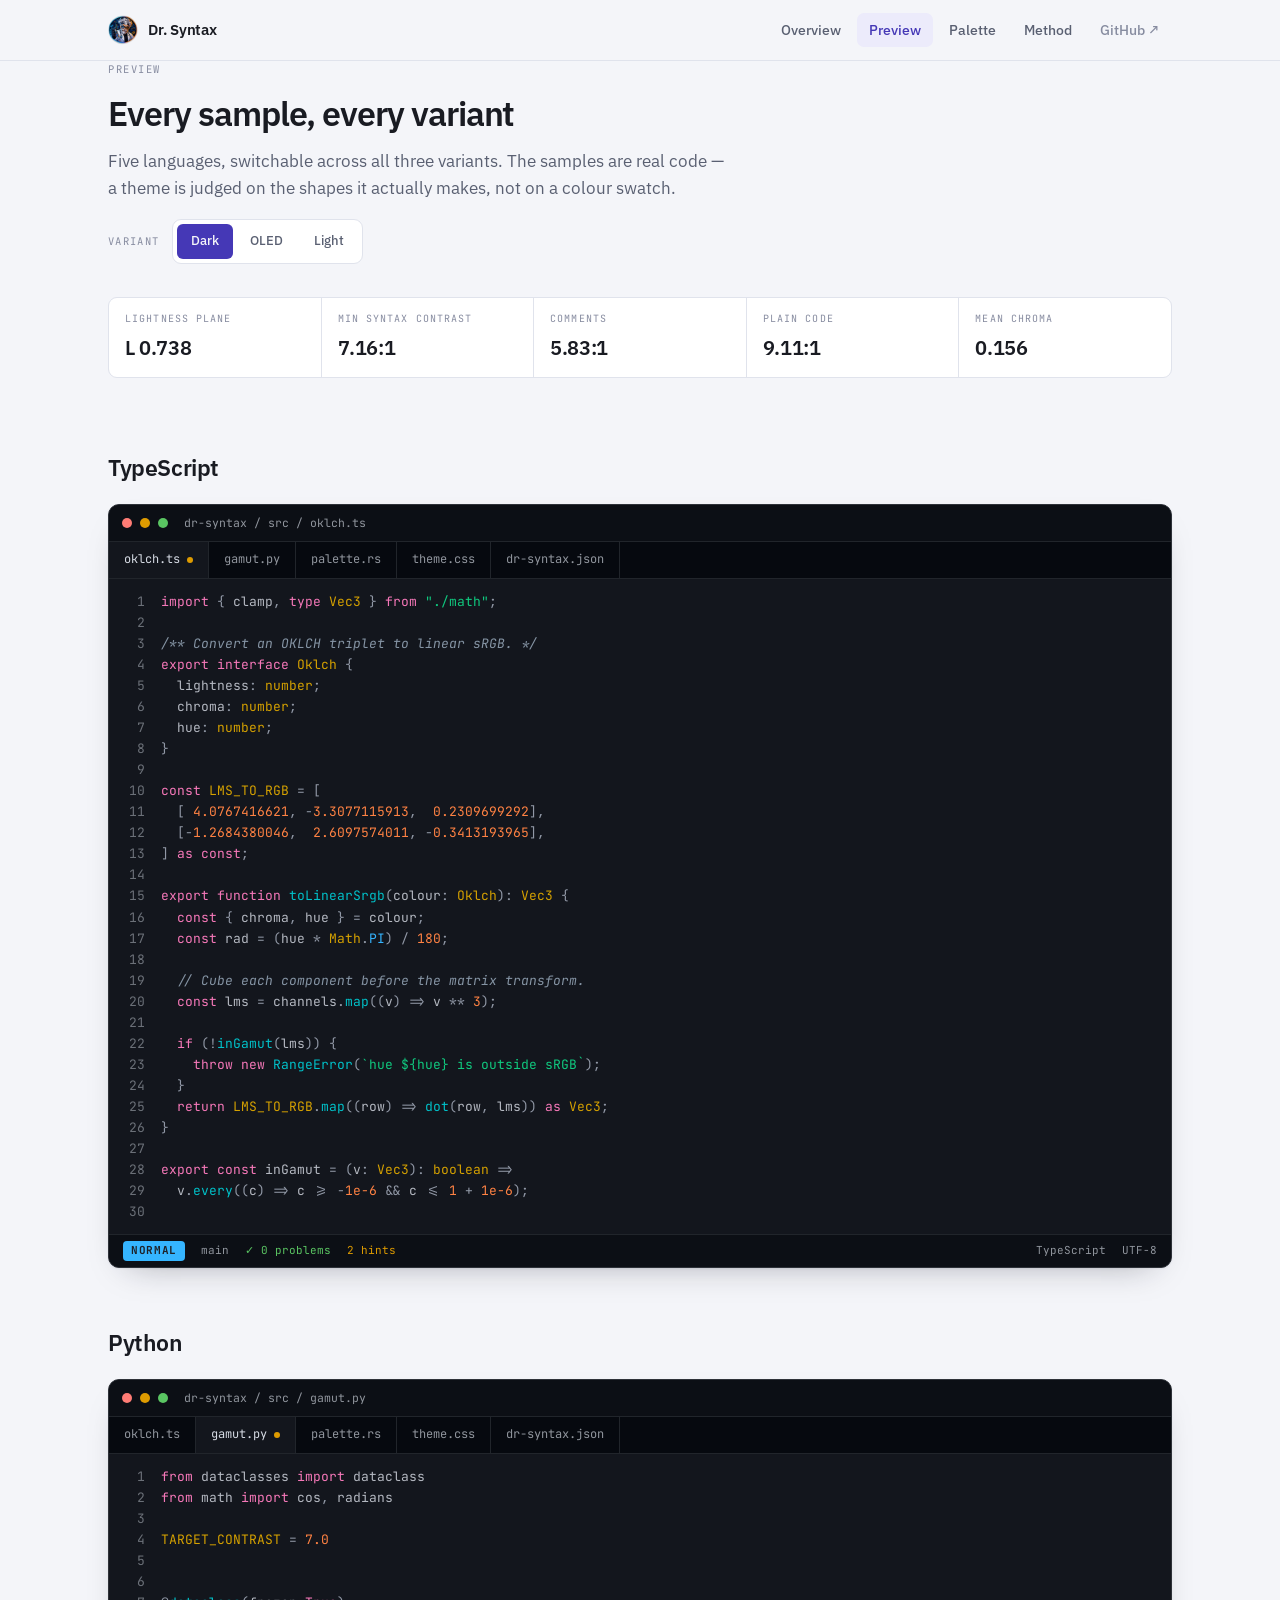
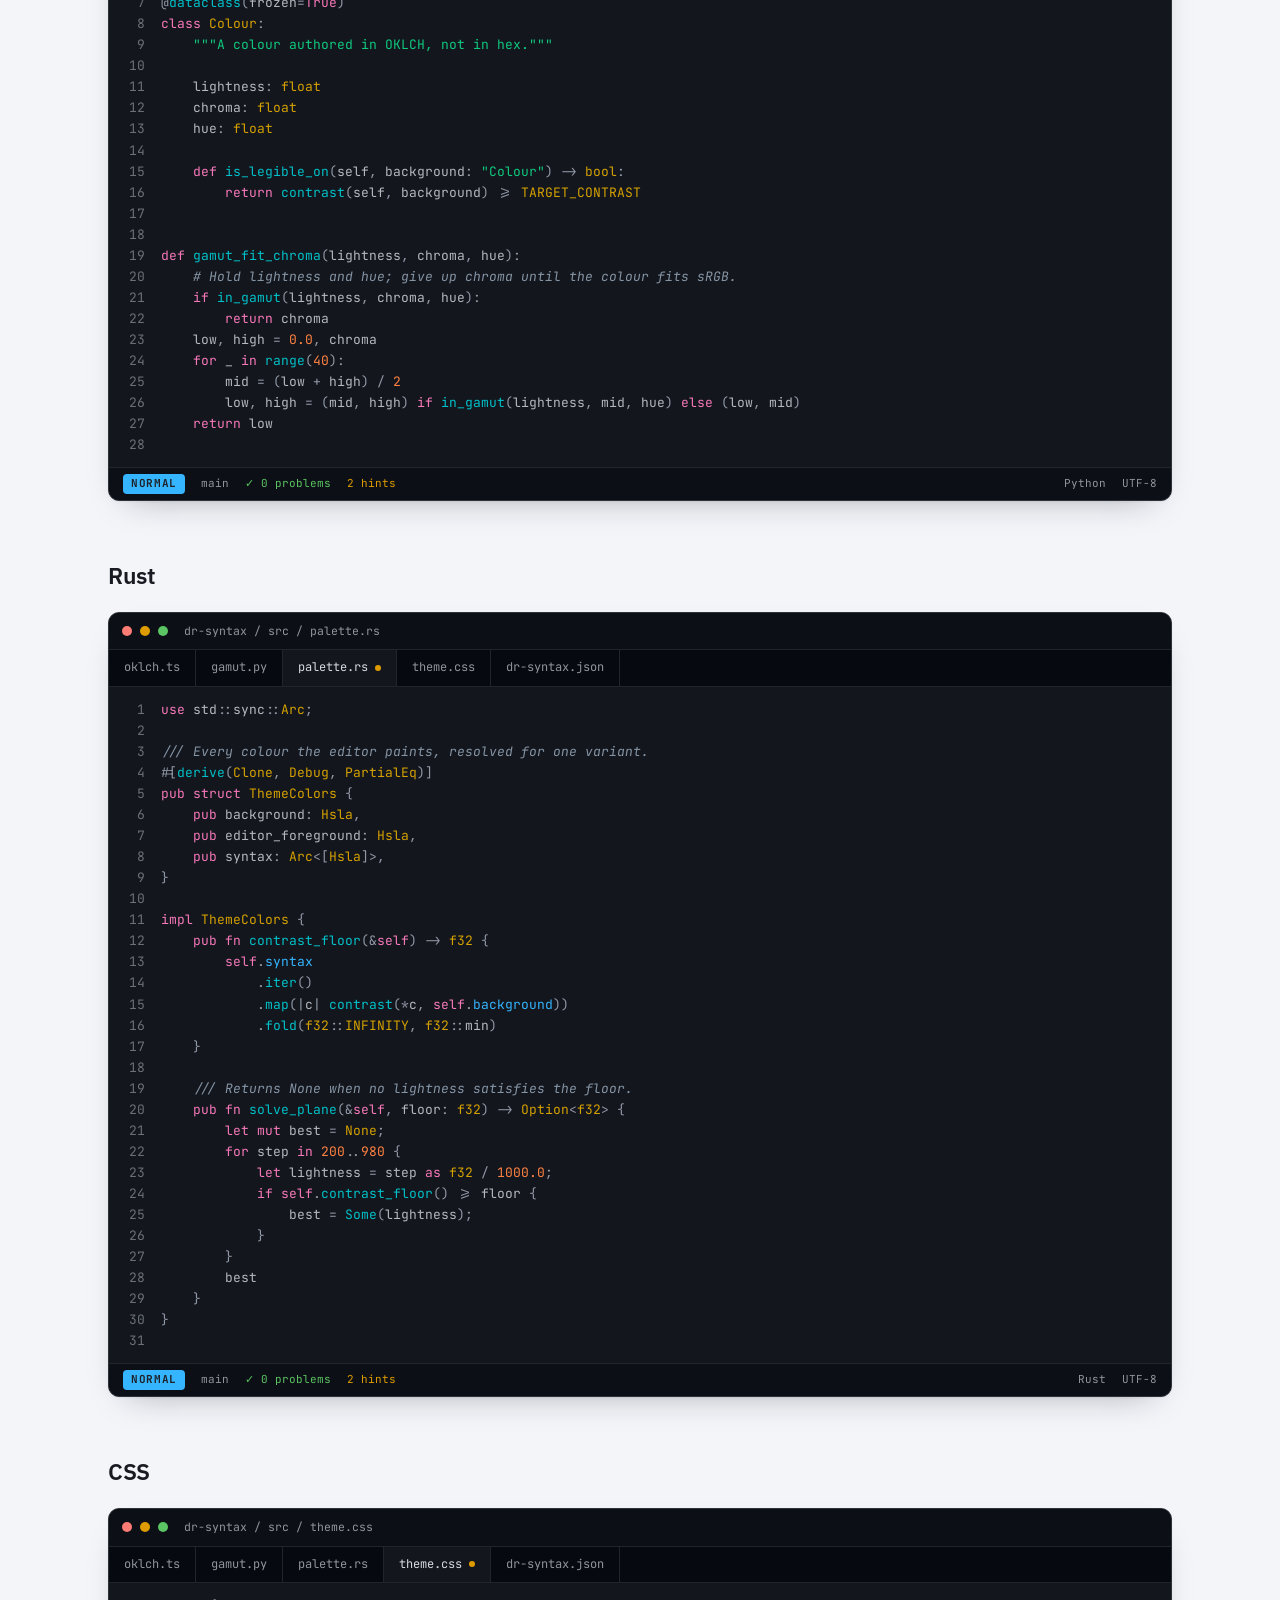
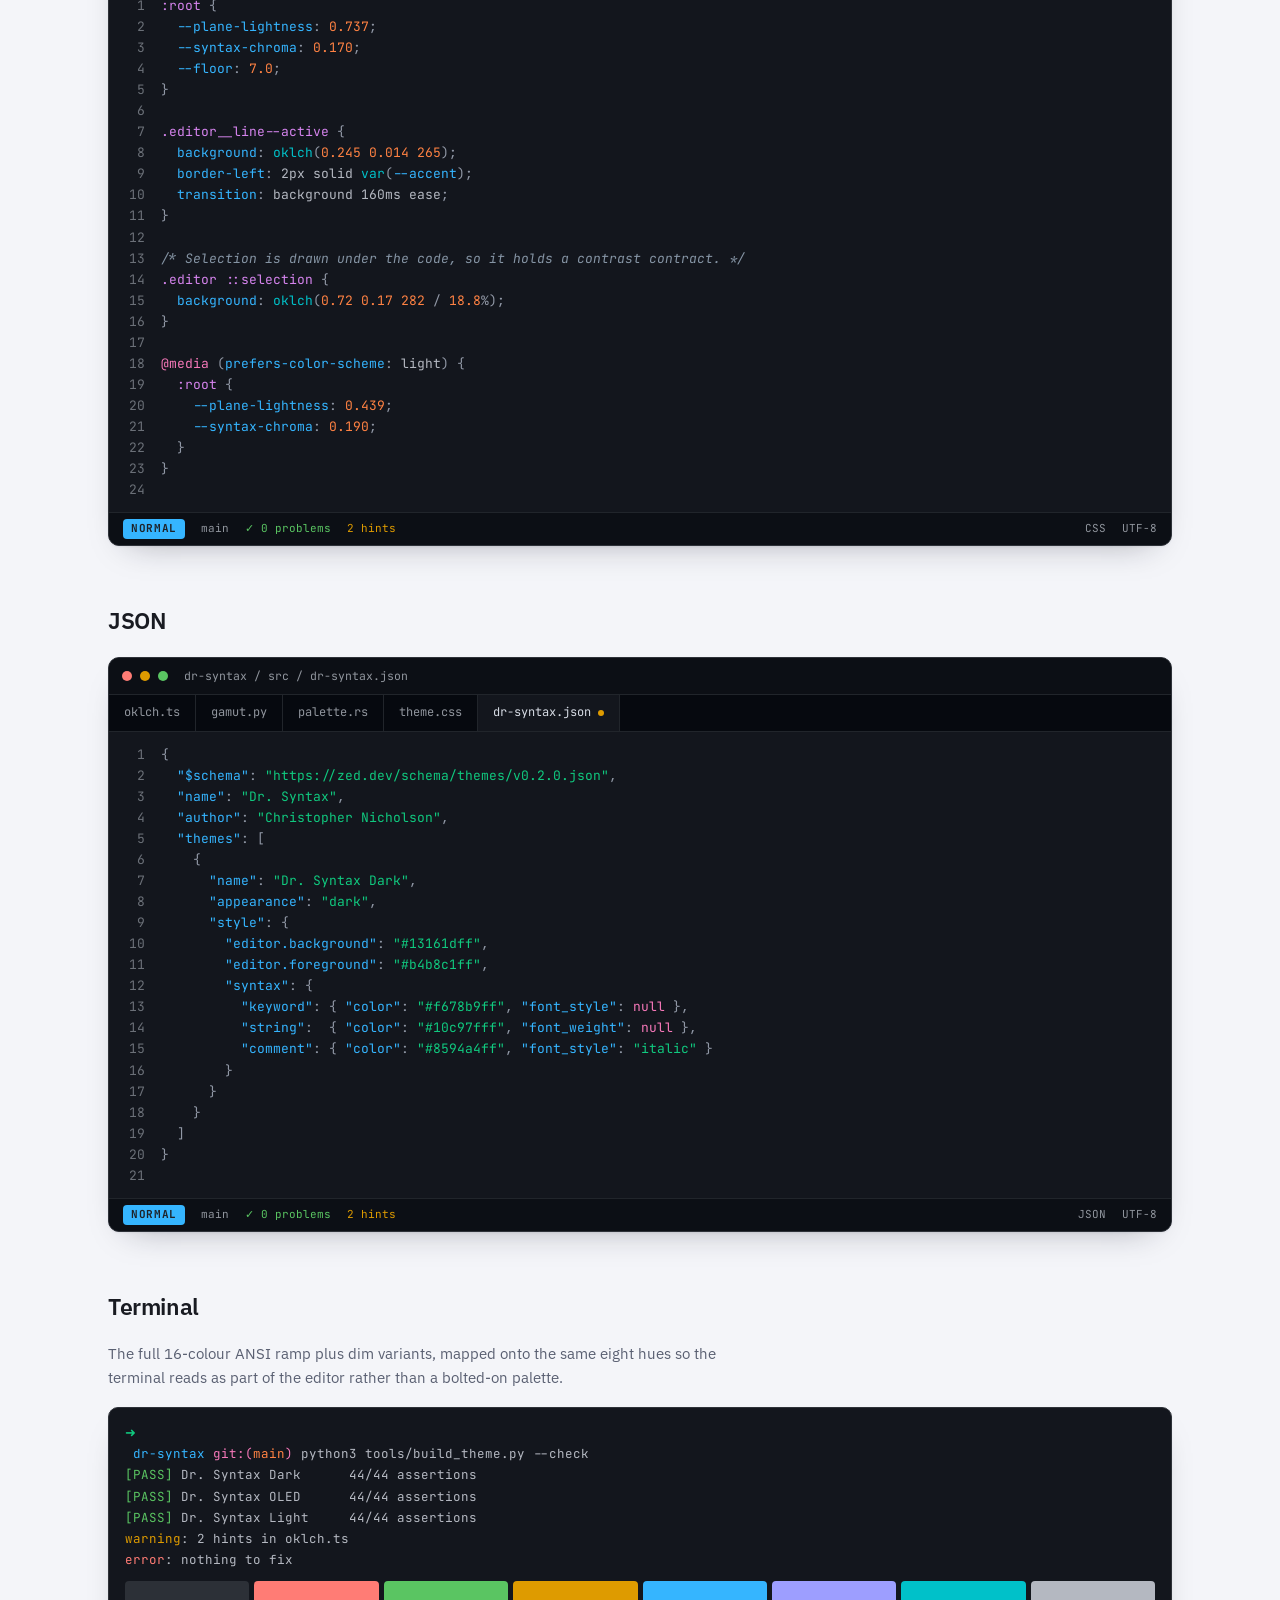
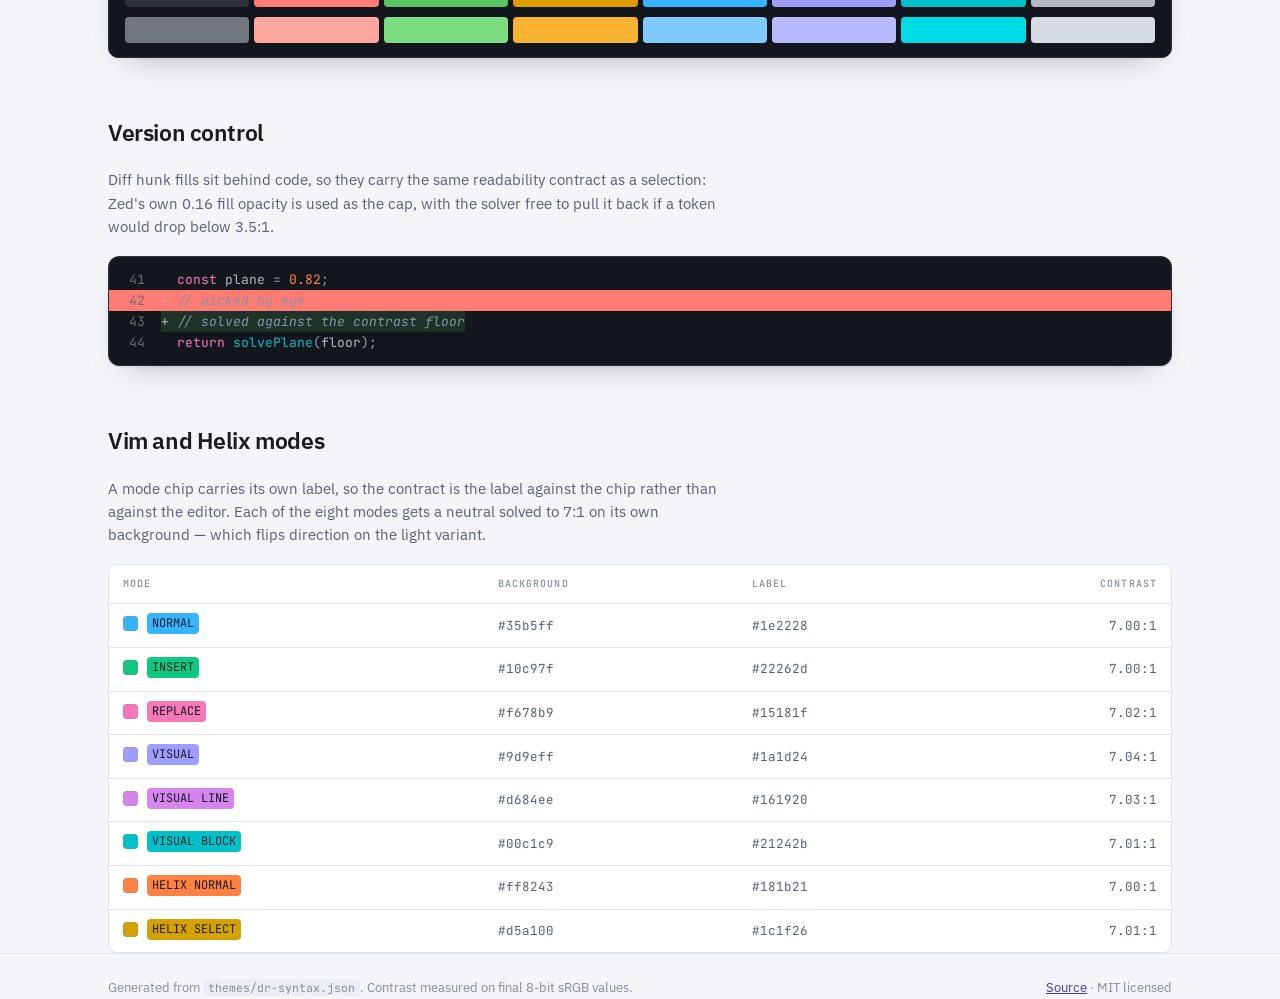
<file: website/preview.html>
<!doctype html>
<html lang="en">
<head>
<meta charset="utf-8">
<meta name="viewport" content="width=device-width,initial-scale=1">
<title>Preview · Dr. Syntax</title>
<meta name="description" content="Five languages across all three Dr. Syntax variants, plus terminal, diff and Vim mode colours.">
<link rel="icon" href="assets/dr-syntax-logo.webp">
<link rel="preconnect" href="https://fonts.googleapis.com">
<link rel="preconnect" href="https://fonts.gstatic.com" crossorigin>
<link rel="stylesheet" href="https://fonts.googleapis.com/css2?family=IBM+Plex+Sans:wght@400;500;600&family=JetBrains+Mono:ital,wght@0,400;0,500;0,700;1,400&display=swap">
<link rel="stylesheet" href="assets/site.css">
</head>
<body>
<nav class="nav"><div class="wrap nav-in">
  <a class="brandmark" href="index.html"><img src="assets/dr-syntax-logo.webp" alt=""> Dr. Syntax</a>
  <div class="nav-links"><a href="index.html">Overview</a><a href="preview.html" aria-current="page">Preview</a><a href="palette.html">Palette</a><a href="method.html">Method</a><a class="ext" href="https://github.com/ChrisNicholson30/Dr.-Syntax">GitHub ↗</a></div>
</div></nav>
<main class="wrap">
<section>
  <p class="eyebrow">Preview</p>
  <h1 style="font-size:34px">Every sample, every variant</h1>
  <p class="lead">Five languages, switchable across all three variants. The samples are real
    code — a theme is judged on the shapes it actually makes, not on a colour swatch.</p>
  <div class="controls"><span class="switch-label">Variant</span><div class="switch" data-variant-tabs role="tablist" aria-label="Variant"><button class="tab-btn" role="tab" data-key="dark" aria-selected="true">Dark</button><button class="tab-btn" role="tab" data-key="oled" aria-selected="false">OLED</button><button class="tab-btn" role="tab" data-key="light" aria-selected="false">Light</button></div></div>
  <dl class="readout">
  <div class="cell"><dt>Lightness plane</dt><dd data-stat="plane" data-fmt="plane">—</dd></div>
  <div class="cell"><dt>Min syntax contrast</dt><dd data-stat="minSyntax" data-fmt="ratio">—</dd></div>
  <div class="cell"><dt>Comments</dt><dd data-stat="comment" data-fmt="ratio">—</dd></div>
  <div class="cell"><dt>Plain code</dt><dd data-stat="foreground" data-fmt="ratio">—</dd></div>
  <div class="cell"><dt>Mean chroma</dt><dd data-stat="chroma">—</dd></div>
</dl>
</section>
<section>
  <h2>TypeScript</h2>
  <div class="editor"><div class="titlebar">
      <span class="dot" style="background:var(--e-error)"></span>
      <span class="dot" style="background:var(--e-warning)"></span>
      <span class="dot" style="background:var(--e-success)"></span>
      <span class="path">dr-syntax / src / oklch.ts</span></div>
    <div class="tabs"><div class="tab active">oklch.ts<span class="dirty"></span></div><div class="tab">gamut.py</div><div class="tab">palette.rs</div><div class="tab">theme.css</div><div class="tab">dr-syntax.json</div></div><div class="code"><div class="code-line"><span class="gutter-num">1</span><span class="code-text"><span class="t-kw">import</span> <span class="t-punc">{</span> <span class="t-var">clamp</span><span class="t-punc">,</span> <span class="t-kw">type</span> <span class="t-typ">Vec3</span> <span class="t-punc">}</span> <span class="t-kw">from</span> <span class="t-str">&quot;./math&quot;</span><span class="t-punc">;</span></span></div>
<div class="code-line"><span class="gutter-num">2</span><span class="code-text">&nbsp;</span></div>
<div class="code-line"><span class="gutter-num">3</span><span class="code-text"><span class="t-cmt">/** Convert an OKLCH triplet to linear sRGB. */</span></span></div>
<div class="code-line"><span class="gutter-num">4</span><span class="code-text"><span class="t-kw">export</span> <span class="t-kw">interface</span> <span class="t-typ">Oklch</span> <span class="t-punc">{</span></span></div>
<div class="code-line"><span class="gutter-num">5</span><span class="code-text">  <span class="t-var">lightness</span><span class="t-punc">:</span> <span class="t-typ">number</span><span class="t-punc">;</span></span></div>
<div class="code-line"><span class="gutter-num">6</span><span class="code-text">  <span class="t-var">chroma</span><span class="t-punc">:</span> <span class="t-typ">number</span><span class="t-punc">;</span></span></div>
<div class="code-line"><span class="gutter-num">7</span><span class="code-text">  <span class="t-var">hue</span><span class="t-punc">:</span> <span class="t-typ">number</span><span class="t-punc">;</span></span></div>
<div class="code-line"><span class="gutter-num">8</span><span class="code-text"><span class="t-punc">}</span></span></div>
<div class="code-line"><span class="gutter-num">9</span><span class="code-text">&nbsp;</span></div>
<div class="code-line"><span class="gutter-num">10</span><span class="code-text"><span class="t-kw">const</span> <span class="t-typ">LMS_TO_RGB</span> <span class="t-punc">=</span> <span class="t-punc">[</span></span></div>
<div class="code-line"><span class="gutter-num">11</span><span class="code-text">  <span class="t-punc">[</span> <span class="t-num">4.0767416621</span><span class="t-punc">,</span> <span class="t-punc">-</span><span class="t-num">3.3077115913</span><span class="t-punc">,</span>  <span class="t-num">0.2309699292</span><span class="t-punc">]</span><span class="t-punc">,</span></span></div>
<div class="code-line"><span class="gutter-num">12</span><span class="code-text">  <span class="t-punc">[</span><span class="t-punc">-</span><span class="t-num">1.2684380046</span><span class="t-punc">,</span>  <span class="t-num">2.6097574011</span><span class="t-punc">,</span> <span class="t-punc">-</span><span class="t-num">0.3413193965</span><span class="t-punc">]</span><span class="t-punc">,</span></span></div>
<div class="code-line"><span class="gutter-num">13</span><span class="code-text"><span class="t-punc">]</span> <span class="t-kw">as</span> <span class="t-kw">const</span><span class="t-punc">;</span></span></div>
<div class="code-line"><span class="gutter-num">14</span><span class="code-text">&nbsp;</span></div>
<div class="code-line"><span class="gutter-num">15</span><span class="code-text"><span class="t-kw">export</span> <span class="t-kw">function</span> <span class="t-fn">toLinearSrgb</span><span class="t-punc">(</span><span class="t-var">colour</span><span class="t-punc">:</span> <span class="t-typ">Oklch</span><span class="t-punc">)</span><span class="t-punc">:</span> <span class="t-typ">Vec3</span> <span class="t-punc">{</span></span></div>
<div class="code-line"><span class="gutter-num">16</span><span class="code-text">  <span class="t-kw">const</span> <span class="t-punc">{</span> <span class="t-var">chroma</span><span class="t-punc">,</span> <span class="t-var">hue</span> <span class="t-punc">}</span> <span class="t-punc">=</span> <span class="t-var">colour</span><span class="t-punc">;</span></span></div>
<div class="code-line"><span class="gutter-num">17</span><span class="code-text">  <span class="t-kw">const</span> <span class="t-var">rad</span> <span class="t-punc">=</span> <span class="t-punc">(</span><span class="t-var">hue</span> <span class="t-punc">*</span> <span class="t-typ">Math</span><span class="t-punc">.</span><span class="t-prop">PI</span><span class="t-punc">)</span> <span class="t-punc">/</span> <span class="t-num">180</span><span class="t-punc">;</span></span></div>
<div class="code-line"><span class="gutter-num">18</span><span class="code-text">&nbsp;</span></div>
<div class="code-line"><span class="gutter-num">19</span><span class="code-text">  <span class="t-cmt">// Cube each component before the matrix transform.</span></span></div>
<div class="code-line"><span class="gutter-num">20</span><span class="code-text">  <span class="t-kw">const</span> <span class="t-var">lms</span> <span class="t-punc">=</span> <span class="t-var">channels</span><span class="t-punc">.</span><span class="t-fn">map</span><span class="t-punc">(</span><span class="t-punc">(</span><span class="t-var">v</span><span class="t-punc">)</span> <span class="t-punc">=</span><span class="t-punc">&gt;</span> <span class="t-var">v</span> <span class="t-punc">*</span><span class="t-punc">*</span> <span class="t-num">3</span><span class="t-punc">)</span><span class="t-punc">;</span></span></div>
<div class="code-line"><span class="gutter-num">21</span><span class="code-text">&nbsp;</span></div>
<div class="code-line"><span class="gutter-num">22</span><span class="code-text">  <span class="t-kw">if</span> <span class="t-punc">(</span><span class="t-punc">!</span><span class="t-fn">inGamut</span><span class="t-punc">(</span><span class="t-var">lms</span><span class="t-punc">)</span><span class="t-punc">)</span> <span class="t-punc">{</span></span></div>
<div class="code-line"><span class="gutter-num">23</span><span class="code-text">    <span class="t-kw">throw</span> <span class="t-kw">new</span> <span class="t-fn">RangeError</span><span class="t-punc">(</span><span class="t-str">`hue ${hue} is outside sRGB`</span><span class="t-punc">)</span><span class="t-punc">;</span></span></div>
<div class="code-line"><span class="gutter-num">24</span><span class="code-text">  <span class="t-punc">}</span></span></div>
<div class="code-line"><span class="gutter-num">25</span><span class="code-text">  <span class="t-kw">return</span> <span class="t-typ">LMS_TO_RGB</span><span class="t-punc">.</span><span class="t-fn">map</span><span class="t-punc">(</span><span class="t-punc">(</span><span class="t-var">row</span><span class="t-punc">)</span> <span class="t-punc">=</span><span class="t-punc">&gt;</span> <span class="t-fn">dot</span><span class="t-punc">(</span><span class="t-var">row</span><span class="t-punc">,</span> <span class="t-var">lms</span><span class="t-punc">)</span><span class="t-punc">)</span> <span class="t-kw">as</span> <span class="t-typ">Vec3</span><span class="t-punc">;</span></span></div>
<div class="code-line"><span class="gutter-num">26</span><span class="code-text"><span class="t-punc">}</span></span></div>
<div class="code-line"><span class="gutter-num">27</span><span class="code-text">&nbsp;</span></div>
<div class="code-line"><span class="gutter-num">28</span><span class="code-text"><span class="t-kw">export</span> <span class="t-kw">const</span> <span class="t-var">inGamut</span> <span class="t-punc">=</span> <span class="t-punc">(</span><span class="t-var">v</span><span class="t-punc">:</span> <span class="t-typ">Vec3</span><span class="t-punc">)</span><span class="t-punc">:</span> <span class="t-typ">boolean</span> <span class="t-punc">=</span><span class="t-punc">&gt;</span></span></div>
<div class="code-line"><span class="gutter-num">29</span><span class="code-text">  <span class="t-var">v</span><span class="t-punc">.</span><span class="t-fn">every</span><span class="t-punc">(</span><span class="t-punc">(</span><span class="t-var">c</span><span class="t-punc">)</span> <span class="t-punc">=</span><span class="t-punc">&gt;</span> <span class="t-var">c</span> <span class="t-punc">&gt;</span><span class="t-punc">=</span> <span class="t-punc">-</span><span class="t-num">1e-6</span> <span class="t-punc">&amp;</span><span class="t-punc">&amp;</span> <span class="t-var">c</span> <span class="t-punc">&lt;</span><span class="t-punc">=</span> <span class="t-num">1</span> <span class="t-punc">+</span> <span class="t-num">1e-6</span><span class="t-punc">)</span><span class="t-punc">;</span></span></div>
<div class="code-line"><span class="gutter-num">30</span><span class="code-text">&nbsp;</span></div></div><div class="statusbar"><span class="mode-chip">NORMAL</span>
      <span>main</span><span class="ok">✓ 0 problems</span><span class="warn">2 hints</span>
      <span class="spacer">TypeScript</span><span>UTF-8</span></div></div>
</section><section>
  <h2>Python</h2>
  <div class="editor"><div class="titlebar">
      <span class="dot" style="background:var(--e-error)"></span>
      <span class="dot" style="background:var(--e-warning)"></span>
      <span class="dot" style="background:var(--e-success)"></span>
      <span class="path">dr-syntax / src / gamut.py</span></div>
    <div class="tabs"><div class="tab">oklch.ts</div><div class="tab active">gamut.py<span class="dirty"></span></div><div class="tab">palette.rs</div><div class="tab">theme.css</div><div class="tab">dr-syntax.json</div></div><div class="code"><div class="code-line"><span class="gutter-num">1</span><span class="code-text"><span class="t-kw">from</span> <span class="t-var">dataclasses</span> <span class="t-kw">import</span> <span class="t-var">dataclass</span></span></div>
<div class="code-line"><span class="gutter-num">2</span><span class="code-text"><span class="t-kw">from</span> <span class="t-var">math</span> <span class="t-kw">import</span> <span class="t-var">cos</span><span class="t-punc">,</span> <span class="t-var">radians</span></span></div>
<div class="code-line"><span class="gutter-num">3</span><span class="code-text">&nbsp;</span></div>
<div class="code-line"><span class="gutter-num">4</span><span class="code-text"><span class="t-typ">TARGET_CONTRAST</span> <span class="t-punc">=</span> <span class="t-num">7.0</span></span></div>
<div class="code-line"><span class="gutter-num">5</span><span class="code-text">&nbsp;</span></div>
<div class="code-line"><span class="gutter-num">6</span><span class="code-text">&nbsp;</span></div>
<div class="code-line"><span class="gutter-num">7</span><span class="code-text"><span class="t-punc">@</span><span class="t-fn">dataclass</span><span class="t-punc">(</span><span class="t-var">frozen</span><span class="t-punc">=</span><span class="t-kw">True</span><span class="t-punc">)</span></span></div>
<div class="code-line"><span class="gutter-num">8</span><span class="code-text"><span class="t-kw">class</span> <span class="t-typ">Colour</span><span class="t-punc">:</span></span></div>
<div class="code-line"><span class="gutter-num">9</span><span class="code-text">    <span class="t-str">&quot;&quot;&quot;A colour authored in OKLCH, not in hex.&quot;&quot;&quot;</span></span></div>
<div class="code-line"><span class="gutter-num">10</span><span class="code-text">&nbsp;</span></div>
<div class="code-line"><span class="gutter-num">11</span><span class="code-text">    <span class="t-var">lightness</span><span class="t-punc">:</span> <span class="t-typ">float</span></span></div>
<div class="code-line"><span class="gutter-num">12</span><span class="code-text">    <span class="t-var">chroma</span><span class="t-punc">:</span> <span class="t-typ">float</span></span></div>
<div class="code-line"><span class="gutter-num">13</span><span class="code-text">    <span class="t-var">hue</span><span class="t-punc">:</span> <span class="t-typ">float</span></span></div>
<div class="code-line"><span class="gutter-num">14</span><span class="code-text">&nbsp;</span></div>
<div class="code-line"><span class="gutter-num">15</span><span class="code-text">    <span class="t-kw">def</span> <span class="t-fn">is_legible_on</span><span class="t-punc">(</span><span class="t-var">self</span><span class="t-punc">,</span> <span class="t-var">background</span><span class="t-punc">:</span> <span class="t-str">&quot;Colour&quot;</span><span class="t-punc">)</span> <span class="t-punc">-</span><span class="t-punc">&gt;</span> <span class="t-typ">bool</span><span class="t-punc">:</span></span></div>
<div class="code-line"><span class="gutter-num">16</span><span class="code-text">        <span class="t-kw">return</span> <span class="t-fn">contrast</span><span class="t-punc">(</span><span class="t-var">self</span><span class="t-punc">,</span> <span class="t-var">background</span><span class="t-punc">)</span> <span class="t-punc">&gt;</span><span class="t-punc">=</span> <span class="t-typ">TARGET_CONTRAST</span></span></div>
<div class="code-line"><span class="gutter-num">17</span><span class="code-text">&nbsp;</span></div>
<div class="code-line"><span class="gutter-num">18</span><span class="code-text">&nbsp;</span></div>
<div class="code-line"><span class="gutter-num">19</span><span class="code-text"><span class="t-kw">def</span> <span class="t-fn">gamut_fit_chroma</span><span class="t-punc">(</span><span class="t-var">lightness</span><span class="t-punc">,</span> <span class="t-var">chroma</span><span class="t-punc">,</span> <span class="t-var">hue</span><span class="t-punc">)</span><span class="t-punc">:</span></span></div>
<div class="code-line"><span class="gutter-num">20</span><span class="code-text">    <span class="t-cmt"># Hold lightness and hue; give up chroma until the colour fits sRGB.</span></span></div>
<div class="code-line"><span class="gutter-num">21</span><span class="code-text">    <span class="t-kw">if</span> <span class="t-fn">in_gamut</span><span class="t-punc">(</span><span class="t-var">lightness</span><span class="t-punc">,</span> <span class="t-var">chroma</span><span class="t-punc">,</span> <span class="t-var">hue</span><span class="t-punc">)</span><span class="t-punc">:</span></span></div>
<div class="code-line"><span class="gutter-num">22</span><span class="code-text">        <span class="t-kw">return</span> <span class="t-var">chroma</span></span></div>
<div class="code-line"><span class="gutter-num">23</span><span class="code-text">    <span class="t-var">low</span><span class="t-punc">,</span> <span class="t-var">high</span> <span class="t-punc">=</span> <span class="t-num">0.0</span><span class="t-punc">,</span> <span class="t-var">chroma</span></span></div>
<div class="code-line"><span class="gutter-num">24</span><span class="code-text">    <span class="t-kw">for</span> <span class="t-var">_</span> <span class="t-kw">in</span> <span class="t-fn">range</span><span class="t-punc">(</span><span class="t-num">40</span><span class="t-punc">)</span><span class="t-punc">:</span></span></div>
<div class="code-line"><span class="gutter-num">25</span><span class="code-text">        <span class="t-var">mid</span> <span class="t-punc">=</span> <span class="t-punc">(</span><span class="t-var">low</span> <span class="t-punc">+</span> <span class="t-var">high</span><span class="t-punc">)</span> <span class="t-punc">/</span> <span class="t-num">2</span></span></div>
<div class="code-line"><span class="gutter-num">26</span><span class="code-text">        <span class="t-var">low</span><span class="t-punc">,</span> <span class="t-var">high</span> <span class="t-punc">=</span> <span class="t-punc">(</span><span class="t-var">mid</span><span class="t-punc">,</span> <span class="t-var">high</span><span class="t-punc">)</span> <span class="t-kw">if</span> <span class="t-fn">in_gamut</span><span class="t-punc">(</span><span class="t-var">lightness</span><span class="t-punc">,</span> <span class="t-var">mid</span><span class="t-punc">,</span> <span class="t-var">hue</span><span class="t-punc">)</span> <span class="t-kw">else</span> <span class="t-punc">(</span><span class="t-var">low</span><span class="t-punc">,</span> <span class="t-var">mid</span><span class="t-punc">)</span></span></div>
<div class="code-line"><span class="gutter-num">27</span><span class="code-text">    <span class="t-kw">return</span> <span class="t-var">low</span></span></div>
<div class="code-line"><span class="gutter-num">28</span><span class="code-text">&nbsp;</span></div></div><div class="statusbar"><span class="mode-chip">NORMAL</span>
      <span>main</span><span class="ok">✓ 0 problems</span><span class="warn">2 hints</span>
      <span class="spacer">Python</span><span>UTF-8</span></div></div>
</section><section>
  <h2>Rust</h2>
  <div class="editor"><div class="titlebar">
      <span class="dot" style="background:var(--e-error)"></span>
      <span class="dot" style="background:var(--e-warning)"></span>
      <span class="dot" style="background:var(--e-success)"></span>
      <span class="path">dr-syntax / src / palette.rs</span></div>
    <div class="tabs"><div class="tab">oklch.ts</div><div class="tab">gamut.py</div><div class="tab active">palette.rs<span class="dirty"></span></div><div class="tab">theme.css</div><div class="tab">dr-syntax.json</div></div><div class="code"><div class="code-line"><span class="gutter-num">1</span><span class="code-text"><span class="t-kw">use</span> <span class="t-var">std</span><span class="t-punc">:</span><span class="t-punc">:</span><span class="t-var">sync</span><span class="t-punc">:</span><span class="t-punc">:</span><span class="t-typ">Arc</span><span class="t-punc">;</span></span></div>
<div class="code-line"><span class="gutter-num">2</span><span class="code-text">&nbsp;</span></div>
<div class="code-line"><span class="gutter-num">3</span><span class="code-text"><span class="t-cmt">/// Every colour the editor paints, resolved for one variant.</span></span></div>
<div class="code-line"><span class="gutter-num">4</span><span class="code-text"><span class="t-punc">#</span><span class="t-punc">[</span><span class="t-fn">derive</span><span class="t-punc">(</span><span class="t-typ">Clone</span><span class="t-punc">,</span> <span class="t-typ">Debug</span><span class="t-punc">,</span> <span class="t-typ">PartialEq</span><span class="t-punc">)</span><span class="t-punc">]</span></span></div>
<div class="code-line"><span class="gutter-num">5</span><span class="code-text"><span class="t-kw">pub</span> <span class="t-kw">struct</span> <span class="t-typ">ThemeColors</span> <span class="t-punc">{</span></span></div>
<div class="code-line"><span class="gutter-num">6</span><span class="code-text">    <span class="t-kw">pub</span> <span class="t-var">background</span><span class="t-punc">:</span> <span class="t-typ">Hsla</span><span class="t-punc">,</span></span></div>
<div class="code-line"><span class="gutter-num">7</span><span class="code-text">    <span class="t-kw">pub</span> <span class="t-var">editor_foreground</span><span class="t-punc">:</span> <span class="t-typ">Hsla</span><span class="t-punc">,</span></span></div>
<div class="code-line"><span class="gutter-num">8</span><span class="code-text">    <span class="t-kw">pub</span> <span class="t-var">syntax</span><span class="t-punc">:</span> <span class="t-typ">Arc</span><span class="t-punc">&lt;</span><span class="t-punc">[</span><span class="t-typ">Hsla</span><span class="t-punc">]</span><span class="t-punc">&gt;</span><span class="t-punc">,</span></span></div>
<div class="code-line"><span class="gutter-num">9</span><span class="code-text"><span class="t-punc">}</span></span></div>
<div class="code-line"><span class="gutter-num">10</span><span class="code-text">&nbsp;</span></div>
<div class="code-line"><span class="gutter-num">11</span><span class="code-text"><span class="t-kw">impl</span> <span class="t-typ">ThemeColors</span> <span class="t-punc">{</span></span></div>
<div class="code-line"><span class="gutter-num">12</span><span class="code-text">    <span class="t-kw">pub</span> <span class="t-kw">fn</span> <span class="t-fn">contrast_floor</span><span class="t-punc">(</span><span class="t-punc">&amp;</span><span class="t-kw">self</span><span class="t-punc">)</span> <span class="t-punc">-</span><span class="t-punc">&gt;</span> <span class="t-typ">f32</span> <span class="t-punc">{</span></span></div>
<div class="code-line"><span class="gutter-num">13</span><span class="code-text">        <span class="t-kw">self</span><span class="t-punc">.</span><span class="t-prop">syntax</span></span></div>
<div class="code-line"><span class="gutter-num">14</span><span class="code-text">            <span class="t-punc">.</span><span class="t-fn">iter</span><span class="t-punc">(</span><span class="t-punc">)</span></span></div>
<div class="code-line"><span class="gutter-num">15</span><span class="code-text">            <span class="t-punc">.</span><span class="t-fn">map</span><span class="t-punc">(</span><span class="t-punc">|</span><span class="t-var">c</span><span class="t-punc">|</span> <span class="t-fn">contrast</span><span class="t-punc">(</span><span class="t-punc">*</span><span class="t-var">c</span><span class="t-punc">,</span> <span class="t-kw">self</span><span class="t-punc">.</span><span class="t-prop">background</span><span class="t-punc">)</span><span class="t-punc">)</span></span></div>
<div class="code-line"><span class="gutter-num">16</span><span class="code-text">            <span class="t-punc">.</span><span class="t-fn">fold</span><span class="t-punc">(</span><span class="t-typ">f32</span><span class="t-punc">:</span><span class="t-punc">:</span><span class="t-typ">INFINITY</span><span class="t-punc">,</span> <span class="t-typ">f32</span><span class="t-punc">:</span><span class="t-punc">:</span><span class="t-var">min</span><span class="t-punc">)</span></span></div>
<div class="code-line"><span class="gutter-num">17</span><span class="code-text">    <span class="t-punc">}</span></span></div>
<div class="code-line"><span class="gutter-num">18</span><span class="code-text">&nbsp;</span></div>
<div class="code-line"><span class="gutter-num">19</span><span class="code-text">    <span class="t-cmt">/// Returns None when no lightness satisfies the floor.</span></span></div>
<div class="code-line"><span class="gutter-num">20</span><span class="code-text">    <span class="t-kw">pub</span> <span class="t-kw">fn</span> <span class="t-fn">solve_plane</span><span class="t-punc">(</span><span class="t-punc">&amp;</span><span class="t-kw">self</span><span class="t-punc">,</span> <span class="t-var">floor</span><span class="t-punc">:</span> <span class="t-typ">f32</span><span class="t-punc">)</span> <span class="t-punc">-</span><span class="t-punc">&gt;</span> <span class="t-typ">Option</span><span class="t-punc">&lt;</span><span class="t-typ">f32</span><span class="t-punc">&gt;</span> <span class="t-punc">{</span></span></div>
<div class="code-line"><span class="gutter-num">21</span><span class="code-text">        <span class="t-kw">let</span> <span class="t-kw">mut</span> <span class="t-var">best</span> <span class="t-punc">=</span> <span class="t-typ">None</span><span class="t-punc">;</span></span></div>
<div class="code-line"><span class="gutter-num">22</span><span class="code-text">        <span class="t-kw">for</span> <span class="t-var">step</span> <span class="t-kw">in</span> <span class="t-num">200</span><span class="t-punc">.</span><span class="t-punc">.</span><span class="t-num">980</span> <span class="t-punc">{</span></span></div>
<div class="code-line"><span class="gutter-num">23</span><span class="code-text">            <span class="t-kw">let</span> <span class="t-var">lightness</span> <span class="t-punc">=</span> <span class="t-var">step</span> <span class="t-kw">as</span> <span class="t-typ">f32</span> <span class="t-punc">/</span> <span class="t-num">1000.0</span><span class="t-punc">;</span></span></div>
<div class="code-line"><span class="gutter-num">24</span><span class="code-text">            <span class="t-kw">if</span> <span class="t-kw">self</span><span class="t-punc">.</span><span class="t-fn">contrast_floor</span><span class="t-punc">(</span><span class="t-punc">)</span> <span class="t-punc">&gt;</span><span class="t-punc">=</span> <span class="t-var">floor</span> <span class="t-punc">{</span></span></div>
<div class="code-line"><span class="gutter-num">25</span><span class="code-text">                <span class="t-var">best</span> <span class="t-punc">=</span> <span class="t-fn">Some</span><span class="t-punc">(</span><span class="t-var">lightness</span><span class="t-punc">)</span><span class="t-punc">;</span></span></div>
<div class="code-line"><span class="gutter-num">26</span><span class="code-text">            <span class="t-punc">}</span></span></div>
<div class="code-line"><span class="gutter-num">27</span><span class="code-text">        <span class="t-punc">}</span></span></div>
<div class="code-line"><span class="gutter-num">28</span><span class="code-text">        <span class="t-var">best</span></span></div>
<div class="code-line"><span class="gutter-num">29</span><span class="code-text">    <span class="t-punc">}</span></span></div>
<div class="code-line"><span class="gutter-num">30</span><span class="code-text"><span class="t-punc">}</span></span></div>
<div class="code-line"><span class="gutter-num">31</span><span class="code-text">&nbsp;</span></div></div><div class="statusbar"><span class="mode-chip">NORMAL</span>
      <span>main</span><span class="ok">✓ 0 problems</span><span class="warn">2 hints</span>
      <span class="spacer">Rust</span><span>UTF-8</span></div></div>
</section><section>
  <h2>CSS</h2>
  <div class="editor"><div class="titlebar">
      <span class="dot" style="background:var(--e-error)"></span>
      <span class="dot" style="background:var(--e-warning)"></span>
      <span class="dot" style="background:var(--e-success)"></span>
      <span class="path">dr-syntax / src / theme.css</span></div>
    <div class="tabs"><div class="tab">oklch.ts</div><div class="tab">gamut.py</div><div class="tab">palette.rs</div><div class="tab active">theme.css<span class="dirty"></span></div><div class="tab">dr-syntax.json</div></div><div class="code"><div class="code-line"><span class="gutter-num">1</span><span class="code-text"><span class="t-tag">:root</span> <span class="t-punc">{</span></span></div>
<div class="code-line"><span class="gutter-num">2</span><span class="code-text">  <span class="t-prop">--plane-lightness</span><span class="t-punc">:</span> <span class="t-num">0.737</span><span class="t-punc">;</span></span></div>
<div class="code-line"><span class="gutter-num">3</span><span class="code-text">  <span class="t-prop">--syntax-chroma</span><span class="t-punc">:</span> <span class="t-num">0.170</span><span class="t-punc">;</span></span></div>
<div class="code-line"><span class="gutter-num">4</span><span class="code-text">  <span class="t-prop">--floor</span><span class="t-punc">:</span> <span class="t-num">7.0</span><span class="t-punc">;</span></span></div>
<div class="code-line"><span class="gutter-num">5</span><span class="code-text"><span class="t-punc">}</span></span></div>
<div class="code-line"><span class="gutter-num">6</span><span class="code-text">&nbsp;</span></div>
<div class="code-line"><span class="gutter-num">7</span><span class="code-text"><span class="t-tag">.editor__line--active</span> <span class="t-punc">{</span></span></div>
<div class="code-line"><span class="gutter-num">8</span><span class="code-text">  <span class="t-prop">background</span><span class="t-punc">:</span> <span class="t-fn">oklch</span><span class="t-punc">(</span><span class="t-num">0.245</span> <span class="t-num">0.014</span> <span class="t-num">265</span><span class="t-punc">)</span><span class="t-punc">;</span></span></div>
<div class="code-line"><span class="gutter-num">9</span><span class="code-text">  <span class="t-prop">border-left</span><span class="t-punc">:</span> 2<span class="t-var">px</span> <span class="t-var">solid</span> <span class="t-fn">var</span><span class="t-punc">(</span><span class="t-prop">--accent</span><span class="t-punc">)</span><span class="t-punc">;</span></span></div>
<div class="code-line"><span class="gutter-num">10</span><span class="code-text">  <span class="t-prop">transition</span><span class="t-punc">:</span> <span class="t-var">background</span> 160<span class="t-var">ms</span> <span class="t-var">ease</span><span class="t-punc">;</span></span></div>
<div class="code-line"><span class="gutter-num">11</span><span class="code-text"><span class="t-punc">}</span></span></div>
<div class="code-line"><span class="gutter-num">12</span><span class="code-text">&nbsp;</span></div>
<div class="code-line"><span class="gutter-num">13</span><span class="code-text"><span class="t-cmt">/* Selection is drawn under the code, so it holds a contrast contract. */</span></span></div>
<div class="code-line"><span class="gutter-num">14</span><span class="code-text"><span class="t-tag">.editor</span> <span class="t-tag">::selection</span> <span class="t-punc">{</span></span></div>
<div class="code-line"><span class="gutter-num">15</span><span class="code-text">  <span class="t-prop">background</span><span class="t-punc">:</span> <span class="t-fn">oklch</span><span class="t-punc">(</span><span class="t-num">0.72</span> <span class="t-num">0.17</span> <span class="t-num">282</span> <span class="t-punc">/</span> <span class="t-num">18.8</span><span class="t-punc">%</span><span class="t-punc">)</span><span class="t-punc">;</span></span></div>
<div class="code-line"><span class="gutter-num">16</span><span class="code-text"><span class="t-punc">}</span></span></div>
<div class="code-line"><span class="gutter-num">17</span><span class="code-text">&nbsp;</span></div>
<div class="code-line"><span class="gutter-num">18</span><span class="code-text"><span class="t-kw">@media</span> <span class="t-punc">(</span><span class="t-prop">prefers-color-scheme</span><span class="t-punc">:</span> <span class="t-var">light</span><span class="t-punc">)</span> <span class="t-punc">{</span></span></div>
<div class="code-line"><span class="gutter-num">19</span><span class="code-text">  <span class="t-tag">:root</span> <span class="t-punc">{</span></span></div>
<div class="code-line"><span class="gutter-num">20</span><span class="code-text">    <span class="t-prop">--plane-lightness</span><span class="t-punc">:</span> <span class="t-num">0.439</span><span class="t-punc">;</span></span></div>
<div class="code-line"><span class="gutter-num">21</span><span class="code-text">    <span class="t-prop">--syntax-chroma</span><span class="t-punc">:</span> <span class="t-num">0.190</span><span class="t-punc">;</span></span></div>
<div class="code-line"><span class="gutter-num">22</span><span class="code-text">  <span class="t-punc">}</span></span></div>
<div class="code-line"><span class="gutter-num">23</span><span class="code-text"><span class="t-punc">}</span></span></div>
<div class="code-line"><span class="gutter-num">24</span><span class="code-text">&nbsp;</span></div></div><div class="statusbar"><span class="mode-chip">NORMAL</span>
      <span>main</span><span class="ok">✓ 0 problems</span><span class="warn">2 hints</span>
      <span class="spacer">CSS</span><span>UTF-8</span></div></div>
</section><section>
  <h2>JSON</h2>
  <div class="editor"><div class="titlebar">
      <span class="dot" style="background:var(--e-error)"></span>
      <span class="dot" style="background:var(--e-warning)"></span>
      <span class="dot" style="background:var(--e-success)"></span>
      <span class="path">dr-syntax / src / dr-syntax.json</span></div>
    <div class="tabs"><div class="tab">oklch.ts</div><div class="tab">gamut.py</div><div class="tab">palette.rs</div><div class="tab">theme.css</div><div class="tab active">dr-syntax.json<span class="dirty"></span></div></div><div class="code"><div class="code-line"><span class="gutter-num">1</span><span class="code-text"><span class="t-punc">{</span></span></div>
<div class="code-line"><span class="gutter-num">2</span><span class="code-text">  <span class="t-prop">&quot;$schema&quot;</span><span class="t-punc">:</span> <span class="t-str">&quot;https://zed.dev/schema/themes/v0.2.0.json&quot;</span><span class="t-punc">,</span></span></div>
<div class="code-line"><span class="gutter-num">3</span><span class="code-text">  <span class="t-prop">&quot;name&quot;</span><span class="t-punc">:</span> <span class="t-str">&quot;Dr. Syntax&quot;</span><span class="t-punc">,</span></span></div>
<div class="code-line"><span class="gutter-num">4</span><span class="code-text">  <span class="t-prop">&quot;author&quot;</span><span class="t-punc">:</span> <span class="t-str">&quot;Christopher Nicholson&quot;</span><span class="t-punc">,</span></span></div>
<div class="code-line"><span class="gutter-num">5</span><span class="code-text">  <span class="t-prop">&quot;themes&quot;</span><span class="t-punc">:</span> <span class="t-punc">[</span></span></div>
<div class="code-line"><span class="gutter-num">6</span><span class="code-text">    <span class="t-punc">{</span></span></div>
<div class="code-line"><span class="gutter-num">7</span><span class="code-text">      <span class="t-prop">&quot;name&quot;</span><span class="t-punc">:</span> <span class="t-str">&quot;Dr. Syntax Dark&quot;</span><span class="t-punc">,</span></span></div>
<div class="code-line"><span class="gutter-num">8</span><span class="code-text">      <span class="t-prop">&quot;appearance&quot;</span><span class="t-punc">:</span> <span class="t-str">&quot;dark&quot;</span><span class="t-punc">,</span></span></div>
<div class="code-line"><span class="gutter-num">9</span><span class="code-text">      <span class="t-prop">&quot;style&quot;</span><span class="t-punc">:</span> <span class="t-punc">{</span></span></div>
<div class="code-line"><span class="gutter-num">10</span><span class="code-text">        <span class="t-prop">&quot;editor.background&quot;</span><span class="t-punc">:</span> <span class="t-str">&quot;#13161dff&quot;</span><span class="t-punc">,</span></span></div>
<div class="code-line"><span class="gutter-num">11</span><span class="code-text">        <span class="t-prop">&quot;editor.foreground&quot;</span><span class="t-punc">:</span> <span class="t-str">&quot;#b4b8c1ff&quot;</span><span class="t-punc">,</span></span></div>
<div class="code-line"><span class="gutter-num">12</span><span class="code-text">        <span class="t-prop">&quot;syntax&quot;</span><span class="t-punc">:</span> <span class="t-punc">{</span></span></div>
<div class="code-line"><span class="gutter-num">13</span><span class="code-text">          <span class="t-prop">&quot;keyword&quot;</span><span class="t-punc">:</span> <span class="t-punc">{</span> <span class="t-prop">&quot;color&quot;</span><span class="t-punc">:</span> <span class="t-str">&quot;#f678b9ff&quot;</span><span class="t-punc">,</span> <span class="t-prop">&quot;font_style&quot;</span><span class="t-punc">:</span> <span class="t-kw">null</span> <span class="t-punc">}</span><span class="t-punc">,</span></span></div>
<div class="code-line"><span class="gutter-num">14</span><span class="code-text">          <span class="t-prop">&quot;string&quot;</span><span class="t-punc">:</span>  <span class="t-punc">{</span> <span class="t-prop">&quot;color&quot;</span><span class="t-punc">:</span> <span class="t-str">&quot;#10c97fff&quot;</span><span class="t-punc">,</span> <span class="t-prop">&quot;font_weight&quot;</span><span class="t-punc">:</span> <span class="t-kw">null</span> <span class="t-punc">}</span><span class="t-punc">,</span></span></div>
<div class="code-line"><span class="gutter-num">15</span><span class="code-text">          <span class="t-prop">&quot;comment&quot;</span><span class="t-punc">:</span> <span class="t-punc">{</span> <span class="t-prop">&quot;color&quot;</span><span class="t-punc">:</span> <span class="t-str">&quot;#8594a4ff&quot;</span><span class="t-punc">,</span> <span class="t-prop">&quot;font_style&quot;</span><span class="t-punc">:</span> <span class="t-str">&quot;italic&quot;</span> <span class="t-punc">}</span></span></div>
<div class="code-line"><span class="gutter-num">16</span><span class="code-text">        <span class="t-punc">}</span></span></div>
<div class="code-line"><span class="gutter-num">17</span><span class="code-text">      <span class="t-punc">}</span></span></div>
<div class="code-line"><span class="gutter-num">18</span><span class="code-text">    <span class="t-punc">}</span></span></div>
<div class="code-line"><span class="gutter-num">19</span><span class="code-text">  <span class="t-punc">]</span></span></div>
<div class="code-line"><span class="gutter-num">20</span><span class="code-text"><span class="t-punc">}</span></span></div>
<div class="code-line"><span class="gutter-num">21</span><span class="code-text">&nbsp;</span></div></div><div class="statusbar"><span class="mode-chip">NORMAL</span>
      <span>main</span><span class="ok">✓ 0 problems</span><span class="warn">2 hints</span>
      <span class="spacer">JSON</span><span>UTF-8</span></div></div>
</section>

<section>
  <h2>Terminal</h2>
  <p class="note">The full 16-colour ANSI ramp plus dim variants, mapped onto the same eight
    hues so the terminal reads as part of the editor rather than a bolted-on palette.</p>
  <div class="term">
    <div class="row"><span style="color:var(--e-str)">➜</span>
 <span style="color:var(--e-prop)">dr-syntax</span> <span style="color:var(--e-kw)">git:(</span><span style="color:var(--e-num)">main</span><span style="color:var(--e-kw)">)</span> python3 tools/build_theme.py --check</div>
    <div class="row"><span style="color:var(--e-success)">[PASS]</span> Dr. Syntax Dark      44/44 assertions</div>
    <div class="row"><span style="color:var(--e-success)">[PASS]</span> Dr. Syntax OLED      44/44 assertions</div>
    <div class="row"><span style="color:var(--e-success)">[PASS]</span> Dr. Syntax Light     44/44 assertions</div>
    <div class="row"><span style="color:var(--e-warning)">warning</span>: 2 hints in oklch.ts</div>
    <div class="row"><span style="color:var(--e-error)">error</span>: nothing to fix</div>
    <div class="ansi-grid" id="ansi"></div>
    <div class="ansi-grid" id="ansiBright"></div>
  </div>
</section>

<section>
  <h2>Version control</h2>
  <p class="note">Diff hunk fills sit behind code, so they carry the same readability contract as
    a selection: Zed's own 0.16 fill opacity is used as the cap, with the solver free to pull it
    back if a token would drop below 3.5:1.</p>
  <div class="editor">
    <div class="code">
      <div class="code-line"><span class="gutter-num">41</span><span class="code-text">  <span class="t-kw">const</span> <span class="t-var">plane</span> <span class="t-punc">=</span> <span class="t-num">0.82</span><span class="t-punc">;</span></span></div>
      <div class="code-line" style="background:var(--e-vcdeleted);opacity:.999"><span class="gutter-num">42</span><span class="code-text" style="background:color-mix(in srgb, var(--e-vcdeleted) 16%, transparent)">- <span class="t-cmt">// picked by eye</span></span></div>
      <div class="code-line"><span class="gutter-num">43</span><span class="code-text" style="background:color-mix(in srgb, var(--e-added) 16%, transparent)">+ <span class="t-cmt">// solved against the contrast floor</span></span></div>
      <div class="code-line"><span class="gutter-num">44</span><span class="code-text">  <span class="t-kw">return</span> <span class="t-fn">solvePlane</span><span class="t-punc">(</span><span class="t-var">floor</span><span class="t-punc">);</span></span></div>
    </div>
  </div>
</section>

<section>
  <h2>Vim and Helix modes</h2>
  <p class="note">A mode chip carries its own label, so the contract is the label against the
    chip rather than against the editor. Each of the eight modes gets a neutral solved to 7:1 on
    its own background — which flips direction on the light variant.</p>
  <div class="table-scroll"><table>
    <thead><tr><th>Mode</th><th>Background</th><th>Label</th><th class="num">Contrast</th></tr></thead>
    <tbody id="vim-body"></tbody>
  </table></div>
</section>
</main>
<footer><div class="wrap">
  <span>Generated from <code>themes/dr-syntax.json</code>. Contrast measured on final 8-bit
  sRGB values.</span>
  <span><a href="https://github.com/ChrisNicholson30/Dr.-Syntax">Source</a> · MIT licensed</span>
</div></footer>
<script>const DATA = {"dark":{"name":"Dr. Syntax Dark","appearance":"dark","short":"Dark","ui":{"bg":"#0c0f15ff","editor":"#13161dff","elevated":"#1d2027ff","titlebar":"#0c0f15ff","tabbar":"#06090fff","tabactive":"#13161dff","tabinactive":"#06090fff","statusbar":"#0c0f15ff","border":"#2e3239ff","borderv":"#21252bff","text":"#d6dbe4ff","muted":"#90959dff","fg":"#b4b8c1ff","linenum":"#6b7078ff","activelinenum":"#b8bcc5ff","activeline":"#20242aff","indentguide":"#21252bff","match":"#d5a10032","accent":"#9797ffff","error":"#ff7c75ff","warning":"#de9b00ff","success":"#5ac562ff","added":"#5ac562ff","modified":"#de9b00ff","vcdeleted":"#ff7c75ff","terminalbg":"#13161dff","terminalfg":"#b4b8c1ff","vimnormal-bg":"#35b5ffff","vimnormal-fg":"#1e2228ff"},"syn":{"kw":"#f678b9ff","fn":"#00c1c9ff","str":"#10c97fff","typ":"#d5a100ff","num":"#ff8243ff","prop":"#35b5ffff","cmt":"#8594a4ff","punc":"#9198a6ff","tag":"#d684eeff"},"plane":0.738,"chroma":0.156,"minSyntax":7.16,"comment":5.83,"foreground":9.11,"selectionAlpha":0.188,"editorBg":"#13161d","hues":[{"role":"rose","label":"keyword \u00b7 control flow","hex":"#f678b9","angle":350,"chroma":0.169,"ratio":7.16},{"role":"orchid","label":"tag \u00b7 namespace \u00b7 title","hex":"#d684ee","angle":318,"chroma":0.169,"ratio":7.24},{"role":"violet","label":"attribute \u00b7 preprocessor","hex":"#9d9eff","angle":282,"chroma":0.139,"ratio":7.56},{"role":"azure","label":"property \u00b7 member","hex":"#35b5ff","angle":240,"chroma":0.151,"ratio":7.93},{"role":"cyan","label":"function \u00b7 method","hex":"#00c1c9","angle":200,"chroma":0.125,"ratio":8.16},{"role":"jade","label":"string \u00b7 literal text","hex":"#10c97f","angle":158,"chroma":0.17,"ratio":8.35},{"role":"amber","label":"type \u00b7 class \u00b7 enum","hex":"#d5a100","angle":85,"chroma":0.151,"ratio":7.69},{"role":"tangerine","label":"number \u00b7 boolean \u00b7 constant","hex":"#ff8243","angle":45,"chroma":0.17,"ratio":7.35}],"ansi":["#2c3037ff","#ff7c75ff","#5ac562ff","#de9b00ff","#35b5ffff","#9d9effff","#00c1c9ff","#b4b8c1ff"],"ansiBright":["#72777fff","#ffa69fff","#7bdc80ff","#f8b330ff","#7fcbffff","#b7baffff","#00dce5ff","#d6dbe4ff"],"vim":[{"mode":"normal","bg":"#35b5ffff","fg":"#1e2228ff","ratio":7.0},{"mode":"insert","bg":"#10c97fff","fg":"#22262dff","ratio":7.0},{"mode":"replace","bg":"#f678b9ff","fg":"#15181fff","ratio":7.02},{"mode":"visual","bg":"#9d9effff","fg":"#1a1d24ff","ratio":7.04},{"mode":"visual_line","bg":"#d684eeff","fg":"#161920ff","ratio":7.03},{"mode":"visual_block","bg":"#00c1c9ff","fg":"#21242bff","ratio":7.01},{"mode":"helix_normal","bg":"#ff8243ff","fg":"#181b21ff","ratio":7.0},{"mode":"helix_select","bg":"#d5a100ff","fg":"#1c1f26ff","ratio":7.01}]},"oled":{"name":"Dr. Syntax OLED","appearance":"dark","short":"OLED","ui":{"bg":"#000000ff","editor":"#000000ff","elevated":"#0c0f16ff","titlebar":"#000000ff","tabbar":"#0f1218ff","tabactive":"#000000ff","tabinactive":"#0f1218ff","statusbar":"#000000ff","border":"#2a2e35ff","borderv":"#1b1e25ff","text":"#d9dee7ff","muted":"#8b9098ff","fg":"#c9cdd7ff","linenum":"#646971ff","activelinenum":"#b7bcc5ff","activeline":"#13161dff","indentguide":"#1b1e25ff","match":"#e9b53138","accent":"#9190f8ff","error":"#ffa098ff","warning":"#f2b036ff","success":"#7bd67fff","added":"#7bd67fff","modified":"#f2b036ff","vcdeleted":"#ffa098ff","terminalbg":"#000000ff","terminalfg":"#c9cdd7ff","vimnormal-bg":"#75c7ffff","vimnormal-fg":"#2e3139ff"},"syn":{"kw":"#ff97caff","fn":"#00d7e0ff","str":"#57da98ff","typ":"#e9b531ff","num":"#ffa379ff","prop":"#75c7ffff","cmt":"#8291a1ff","punc":"#89909eff","tag":"#e59dfcff"},"plane":0.799,"chroma":0.133,"minSyntax":10.53,"comment":6.51,"foreground":13.2,"selectionAlpha":0.216,"editorBg":"#000000","hues":[{"role":"rose","label":"keyword \u00b7 control flow","hex":"#ff97ca","angle":350,"chroma":0.138,"ratio":10.53},{"role":"orchid","label":"tag \u00b7 namespace \u00b7 title","hex":"#e59dfc","angle":318,"chroma":0.15,"ratio":10.56},{"role":"violet","label":"attribute \u00b7 preprocessor","hex":"#b2b5ff","angle":282,"chroma":0.105,"ratio":10.95},{"role":"azure","label":"property \u00b7 member","hex":"#75c7ff","angle":240,"chroma":0.113,"ratio":11.37},{"role":"cyan","label":"function \u00b7 method","hex":"#00d7e0","angle":200,"chroma":0.136,"ratio":11.8},{"role":"jade","label":"string \u00b7 literal text","hex":"#57da98","angle":158,"chroma":0.15,"ratio":11.89},{"role":"amber","label":"type \u00b7 class \u00b7 enum","hex":"#e9b531","angle":85,"chroma":0.15,"ratio":11.12},{"role":"tangerine","label":"number \u00b7 boolean \u00b7 constant","hex":"#ffa379","angle":45,"chroma":0.123,"ratio":10.77}],"ansi":["#07090fff","#ffa098ff","#7bd67fff","#f2b036ff","#75c7ffff","#b2b5ffff","#00d7e0ff","#c9cdd7ff"],"ansiBright":["#6b7078ff","#ffc5bfff","#99ee9cff","#ffcc7cff","#addcffff","#ced1ffff","#3cf0f9ff","#d9dee7ff"],"vim":[{"mode":"normal","bg":"#75c7ffff","fg":"#2e3139ff","ratio":7.04},{"mode":"insert","bg":"#57da98ff","fg":"#31343cff","ratio":7.05},{"mode":"replace","bg":"#ff97caff","fg":"#292c34ff","ratio":7.0},{"mode":"visual","bg":"#b2b5ffff","fg":"#2b2f36ff","ratio":7.01},{"mode":"visual_line","bg":"#e59dfcff","fg":"#292c34ff","ratio":7.02},{"mode":"visual_block","bg":"#00d7e0ff","fg":"#31343bff","ratio":7.0},{"mode":"helix_normal","bg":"#ffa379ff","fg":"#2a2d35ff","ratio":7.06},{"mode":"helix_select","bg":"#e9b531ff","fg":"#2c3037ff","ratio":7.01}]},"light":{"name":"Dr. Syntax Light","appearance":"light","short":"Light","ui":{"bg":"#f0f2f7ff","editor":"#f9fbffff","elevated":"#ffffffff","titlebar":"#f0f2f7ff","tabbar":"#eef0f5ff","tabactive":"#f9fbffff","tabinactive":"#eef0f5ff","statusbar":"#f0f2f7ff","border":"#ced0d4ff","borderv":"#dddfe3ff","text":"#2d2e32ff","muted":"#696a6eff","fg":"#404245ff","linenum":"#87888cff","activelinenum":"#45464aff","activeline":"#e8eaefff","indentguide":"#dddfe3ff","match":"#813c0039","accent":"#5952d2ff","error":"#9d0016ff","warning":"#6e4b00ff","success":"#006517ff","added":"#006517ff","modified":"#6e4b00ff","vcdeleted":"#9d0016ff","terminalbg":"#f9fbffff","terminalfg":"#404245ff","vimnormal-bg":"#005397ff","vimnormal-fg":"#f0f3f7ff"},"syn":{"kw":"#920069ff","fn":"#005f61ff","str":"#00641cff","typ":"#813c00ff","num":"#9d0020ff","prop":"#005397ff","cmt":"#576474ff","punc":"#5e6166ff","tag":"#74209bff"},"plane":0.439,"chroma":0.149,"minSyntax":7.05,"comment":5.82,"foreground":9.73,"selectionAlpha":0.184,"editorBg":"#f9fbff","hues":[{"role":"rose","label":"keyword \u00b7 control flow","hex":"#920069","angle":345,"chroma":0.187,"ratio":8.36},{"role":"orchid","label":"tag \u00b7 namespace \u00b7 title","hex":"#74209b","angle":312,"chroma":0.189,"ratio":8.37},{"role":"violet","label":"attribute \u00b7 preprocessor","hex":"#4538b6","angle":280,"chroma":0.19,"ratio":8.13},{"role":"azure","label":"property \u00b7 member","hex":"#005397","angle":252,"chroma":0.13,"ratio":7.55},{"role":"cyan","label":"function \u00b7 method","hex":"#005f61","angle":197,"chroma":0.075,"ratio":7.22},{"role":"jade","label":"string \u00b7 literal text","hex":"#00641c","angle":146,"chroma":0.134,"ratio":7.14},{"role":"amber","label":"type \u00b7 class \u00b7 enum","hex":"#813c00","angle":52,"chroma":0.113,"ratio":7.86},{"role":"tangerine","label":"number \u00b7 boolean \u00b7 constant","hex":"#9d0020","angle":22,"chroma":0.177,"ratio":8.26}],"ansi":["#d0d2d6ff","#9d0016ff","#006517ff","#6e4b00ff","#005397ff","#4538b6ff","#005f61ff","#404245ff"],"ansiBright":["#838488ff","#7a000fff","#004d0fff","#543800ff","#003f75ff","#342396ff","#00484aff","#2d2e32ff"],"vim":[{"mode":"normal","bg":"#005397ff","fg":"#f0f3f7ff","ratio":7.03},{"mode":"insert","bg":"#00641cff","fg":"#f6f9fdff","ratio":7.0},{"mode":"replace","bg":"#920069ff","fg":"#e5e8ecff","ratio":7.04},{"mode":"visual","bg":"#4538b6ff","fg":"#e8ebefff","ratio":7.04},{"mode":"visual_line","bg":"#74209bff","fg":"#e5e7ebff","ratio":7.0},{"mode":"visual_block","bg":"#005f61ff","fg":"#f5f8fcff","ratio":7.02},{"mode":"helix_normal","bg":"#9d0020ff","fg":"#e6e9edff","ratio":7.03},{"mode":"helix_select","bg":"#813c00ff","fg":"#eceef2ff","ratio":7.01}]}};</script>
<script src="assets/site.js"></script>
</body>
</html>
</file>
<file: website/assets/site.css>
:root{
  --ground:#f4f5f9; --surface:#ffffff; --raised:#eceef5;
  --ink:#191b22; --muted:#5a6072; --faint:#878ca0;
  --rule:#e0e3ec; --rule-strong:#c9cddb;
  --accent:#4538b6; --accent-soft:#ecebfb;
  --shadow:0 1px 2px rgba(20,22,40,.05), 0 14px 34px -20px rgba(20,22,40,.4);
  --nav-bg:rgba(244,245,249,.95);
}
@media (prefers-color-scheme:dark){
  :root:not([data-theme="light"]){
    --ground:#0b0c10; --surface:#12141a; --raised:#181b23;
    --ink:#e2e4ec; --muted:#8b90a3; --faint:#666b7d;
    --rule:#22252f; --rule-strong:#333743;
    --accent:#9d9eff; --accent-soft:#1b1c2e;
    --shadow:0 1px 2px rgba(0,0,0,.4), 0 14px 36px -20px rgba(0,0,0,.85);
    --nav-bg:rgba(11,12,16,.95);
  }
}
:root[data-theme="dark"]{
  --ground:#0b0c10; --surface:#12141a; --raised:#181b23;
  --ink:#e2e4ec; --muted:#8b90a3; --faint:#666b7d;
  --rule:#22252f; --rule-strong:#333743;
  --accent:#9d9eff; --accent-soft:#1b1c2e;
  --shadow:0 1px 2px rgba(0,0,0,.4), 0 14px 36px -20px rgba(0,0,0,.85);
  --nav-bg:rgba(11,12,16,.95);
}

*{box-sizing:border-box;}
html{scroll-behavior:smooth;}
body{
  margin:0; background:var(--ground); color:var(--ink);
  font-family:"IBM Plex Sans",ui-sans-serif,system-ui,-apple-system,"Segoe UI",sans-serif;
  font-size:15px; line-height:1.6; -webkit-font-smoothing:antialiased;
}
a{color:var(--accent);}
.wrap{max-width:1120px; margin:0 auto; padding:0 28px;}
main{display:flex; flex-direction:column; gap:56px; padding:44px 0 96px;}
section{display:flex; flex-direction:column; gap:18px; scroll-margin-top:80px;}

h1{font-size:clamp(32px,5.4vw,50px); line-height:1.02; margin:0; letter-spacing:-.03em;
  font-weight:600; text-wrap:balance;}
h2{font-size:23px; margin:0; font-weight:600; letter-spacing:-.018em; text-wrap:balance;}
h3{font-size:15px; margin:0; font-weight:600;}
.note{margin:0; max-width:70ch; color:var(--muted); font-size:14.5px;}
.lead{margin:0; max-width:62ch; color:var(--muted); font-size:17px; line-height:1.55;}
.eyebrow{margin:0; font-family:"JetBrains Mono",ui-monospace,monospace; font-size:10.5px;
  letter-spacing:.15em; text-transform:uppercase; color:var(--faint);}
code{font-family:"JetBrains Mono",ui-monospace,monospace; font-size:.88em;
  background:var(--raised); padding:1px 5px; border-radius:4px;}

/* ---- nav ---- */
.nav{position:sticky; top:0; z-index:20; background:var(--nav-bg);
  backdrop-filter:saturate(1.6) blur(12px); border-bottom:1px solid var(--rule);}
.nav-in{display:flex; align-items:center; gap:22px; height:60px;}
.brandmark{display:flex; align-items:center; gap:10px; text-decoration:none; color:var(--ink);
  font-weight:600; letter-spacing:-.015em; flex:none;}
.brandmark img{width:30px; height:30px; border-radius:50%;}
.nav-links{display:flex; gap:4px; margin-left:auto; flex-wrap:wrap;}
.nav-links a{padding:6px 12px; border-radius:7px; text-decoration:none; color:var(--muted);
  font-size:14px; font-weight:500;}
.nav-links a:hover{background:var(--raised); color:var(--ink);}
.nav-links a[aria-current="page"]{background:var(--accent-soft); color:var(--accent);}
.nav-links a.ext{color:var(--faint);}

/* ---- hero ---- */
.hero{display:grid; grid-template-columns:auto 1fr; gap:34px; align-items:center;
  padding:18px 0 6px;}
.hero img{width:168px; height:168px; border-radius:50%;
  filter:drop-shadow(0 10px 30px rgba(70,60,190,.30));}
.hero-text{display:flex; flex-direction:column; gap:14px; min-width:0;}
.cta{display:flex; flex-wrap:wrap; gap:10px; margin-top:2px;}
.btn{display:inline-flex; align-items:center; padding:10px 19px; border-radius:8px;
  border:1px solid var(--rule-strong); color:var(--ink); text-decoration:none;
  font-size:14.5px; font-weight:500; transition:background .16s, border-color .16s;}
.btn:hover{background:var(--raised); border-color:var(--accent);}
.btn.primary{background:var(--accent); border-color:var(--accent); color:var(--ground);}
.btn.primary:hover{filter:brightness(1.08);}
.btn:focus-visible,.tab-btn:focus-visible,.nav-links a:focus-visible{
  outline:2px solid var(--accent); outline-offset:2px;}

/* ---- switchers ---- */
.controls{display:flex; flex-wrap:wrap; gap:12px; align-items:center;}
.switch{display:flex; gap:3px; padding:4px; border:1px solid var(--rule);
  border-radius:9px; background:var(--surface);}
.tab-btn{font:inherit; font-size:13px; font-weight:500; cursor:pointer;
  padding:7px 14px; border:0; border-radius:6px; background:transparent;
  color:var(--muted); transition:background .16s, color .16s;}
.tab-btn:hover{color:var(--ink); background:var(--raised);}
.tab-btn[aria-selected="true"]{background:var(--accent); color:var(--ground);}
.switch-label{font-family:"JetBrains Mono",ui-monospace,monospace; font-size:10.5px;
  letter-spacing:.13em; text-transform:uppercase; color:var(--faint);}

/* ---- editor mock: painted entirely by the theme ---- */
.editor{border-radius:11px; overflow:hidden; border:1px solid var(--e-border);
  box-shadow:var(--shadow); background:var(--e-editor);
  font-family:"JetBrains Mono",ui-monospace,SFMono-Regular,Menlo,monospace;
  font-size:13px; line-height:1.62; transition:background .2s, border-color .2s;}
.editor.compact{font-size:11.5px; box-shadow:none;}
.titlebar{display:flex; align-items:center; gap:8px; padding:9px 13px;
  background:var(--e-titlebar); border-bottom:1px solid var(--e-borderv);}
.dot{width:10px; height:10px; border-radius:50%;}
.titlebar .path{margin-left:8px; font-size:11.5px; color:var(--e-muted);}
.tabs{display:flex; background:var(--e-tabbar); border-bottom:1px solid var(--e-borderv);
  overflow-x:auto;}
.tab{padding:8px 15px; font-size:12px; color:var(--e-muted); white-space:nowrap;
  background:var(--e-tabinactive); border-right:1px solid var(--e-borderv);
  display:flex; align-items:center; gap:7px;}
.tab.active{background:var(--e-tabactive); color:var(--e-text);}
.tab .dirty{width:6px; height:6px; border-radius:50%; background:var(--e-modified);}
.code{padding:12px 0; overflow-x:auto;}
.code-line{display:flex; padding-right:14px; white-space:pre;}
.code-line.is-active{background:var(--e-activeline);}
.code-line.is-selected .code-text{background:var(--e-selection);}
.gutter-num{flex:0 0 52px; text-align:right; padding-right:16px; color:var(--e-linenum);
  user-select:none;}
.gutter-num.is-active{color:var(--e-activelinenum);}
.code-text{color:var(--e-fg);}
.statusbar{display:flex; gap:16px; padding:6px 14px; background:var(--e-statusbar);
  border-top:1px solid var(--e-borderv); font-size:11px; color:var(--e-muted);
  align-items:center;}
.statusbar .ok{color:var(--e-success);} .statusbar .warn{color:var(--e-warning);}
.statusbar .spacer{margin-left:auto;}
.mode-chip{padding:1px 8px; border-radius:4px; font-weight:700; letter-spacing:.06em;
  background:var(--e-vimnormal-bg); color:var(--e-vimnormal-fg);}
.t-kw{color:var(--e-kw);} .t-fn{color:var(--e-fn);} .t-str{color:var(--e-str);}
.t-typ{color:var(--e-typ);} .t-num{color:var(--e-num);} .t-prop{color:var(--e-prop);}
.t-cmt{color:var(--e-cmt); font-style:italic;} .t-punc{color:var(--e-punc);}
.t-var{color:var(--e-fg);} .t-tag{color:var(--e-tag);}

/* ---- three-up comparison ---- */
.trio{display:grid; grid-template-columns:repeat(auto-fit,minmax(310px,1fr)); gap:18px;}
.trio figure{margin:0; display:flex; flex-direction:column; gap:9px;}
.trio figcaption{display:flex; align-items:baseline; gap:9px;}
.trio figcaption b{font-size:14px;} .trio figcaption span{font-size:11.5px;
  font-family:"JetBrains Mono",ui-monospace,monospace; color:var(--faint);}

/* ---- readout ---- */
.readout{display:grid; grid-template-columns:repeat(auto-fit,minmax(148px,1fr)); gap:1px;
  background:var(--rule); border:1px solid var(--rule); border-radius:9px; overflow:hidden;}
.cell{background:var(--surface); padding:13px 16px;}
.cell dt{font-family:"JetBrains Mono",ui-monospace,monospace; font-size:10px;
  letter-spacing:.11em; text-transform:uppercase; color:var(--faint); margin:0 0 5px;}
.cell dd{margin:0; font-size:20px; font-weight:600; letter-spacing:-.02em;
  font-variant-numeric:tabular-nums;}

/* ---- tables ---- */
.table-scroll{overflow-x:auto; border:1px solid var(--rule); border-radius:9px;
  background:var(--surface);}
table{border-collapse:collapse; width:100%; min-width:560px;}
th{font-family:"JetBrains Mono",ui-monospace,monospace; font-size:10px;
  letter-spacing:.11em; text-transform:uppercase; color:var(--faint);
  text-align:left; padding:11px 14px; border-bottom:1px solid var(--rule); font-weight:500;
  background:var(--surface);}
td{padding:9px 14px; border-bottom:1px solid var(--rule); font-size:13.5px;}
tr:last-child td{border-bottom:0;}
td.mono,.mono{font-family:"JetBrains Mono",ui-monospace,monospace; font-size:12.5px;
  font-variant-numeric:tabular-nums; color:var(--muted);}
th.num,td.num{text-align:right;}
.chip{display:inline-flex; align-items:center; gap:9px;}
.chip i{width:15px; height:15px; border-radius:4px; flex:none;
  box-shadow:inset 0 0 0 1px rgba(128,128,128,.3);}
.role{color:var(--muted); font-size:12.5px;}

/* ---- swatch grid ---- */
.swatches{display:grid; grid-template-columns:repeat(auto-fill,minmax(168px,1fr)); gap:10px;}
.sw{border:1px solid var(--rule); border-radius:8px; overflow:hidden; background:var(--surface);}
.sw .band{height:46px;}
.sw .meta{padding:8px 10px; display:flex; flex-direction:column; gap:2px;}
.sw .meta b{font-size:12px; font-weight:600; overflow-wrap:anywhere;}
.sw .meta span{font-family:"JetBrains Mono",ui-monospace,monospace; font-size:10.5px;
  color:var(--faint);}

/* ---- terminal ---- */
.term{border-radius:10px; border:1px solid var(--e-border); background:var(--e-terminalbg);
  padding:14px 16px; font-family:"JetBrains Mono",ui-monospace,monospace; font-size:12.5px;
  line-height:1.7; overflow-x:auto; box-shadow:var(--shadow);}
.term .row{white-space:pre; color:var(--e-terminalfg);}
.ansi-grid{display:grid; grid-template-columns:repeat(8,1fr); gap:5px; margin-top:10px;}
.ansi-grid i{height:26px; border-radius:4px; display:block;}

/* ---- steps / code blocks ---- */
.steps{display:grid; grid-template-columns:repeat(auto-fit,minmax(232px,1fr)); gap:16px;}
.step{border:1px solid var(--rule); border-radius:9px; background:var(--surface);
  padding:15px 17px; display:flex; flex-direction:column; gap:8px;}
pre{margin:0; overflow-x:auto; background:var(--surface); border:1px solid var(--rule);
  border-radius:8px; padding:13px 15px;}
pre code{font-family:"JetBrains Mono",ui-monospace,monospace; font-size:12.5px;
  color:var(--ink); background:none; padding:0;}
pre code .c{color:var(--faint);}
.step pre{overflow-x:visible;}
.step pre code{white-space:pre-wrap; overflow-wrap:anywhere;}
kbd{font-family:"JetBrains Mono",ui-monospace,monospace; font-size:11.5px;
  border:1px solid var(--rule-strong); border-bottom-width:2px; border-radius:5px;
  padding:1px 5px; background:var(--raised);}

/* ---- chart ---- */
.chart{width:100%; height:auto; display:block;}
.chart-wrap{border:1px solid var(--rule); border-radius:9px; background:var(--surface);
  padding:16px 12px 8px;}
.deadzone{fill:var(--accent); opacity:.07;}
.grid{stroke:var(--rule-strong); stroke-width:1; stroke-dasharray:2 4;}
.chart-tick,.chart-zone{font-family:"JetBrains Mono",ui-monospace,monospace; font-size:9.5px;
  fill:var(--faint); letter-spacing:.08em;}
.chart-zone{text-transform:uppercase;}
.curve{fill:none; stroke-width:2; stroke-linejoin:round;}
.curve-dark{stroke:var(--accent);}
.curve-light{stroke:var(--ink); stroke-dasharray:5 4; opacity:.55;}
.mark{fill:var(--ink);}
.legend{display:flex; flex-wrap:wrap; gap:18px; padding:0 4px 6px;}
.legend span{display:inline-flex; align-items:center; gap:7px; font-size:12px;
  color:var(--muted);}
.legend i{width:16px; height:2px; background:var(--accent);}
.legend i.dash{background:repeating-linear-gradient(90deg,var(--ink) 0 5px,transparent 5px 9px);
  opacity:.55;}
.legend i.zone{width:14px; height:11px; background:var(--accent); opacity:.14; border-radius:2px;}

footer{border-top:1px solid var(--rule); padding:24px 0 0; color:var(--faint); font-size:13px;}
footer .wrap{display:flex; flex-wrap:wrap; gap:8px 24px; justify-content:space-between;}

@media (prefers-reduced-motion:reduce){
  html{scroll-behavior:auto;}
  *{animation-duration:.001ms !important; transition-duration:.001ms !important;}
}
@media (max-width:760px){
  .wrap{padding:0 16px;} main{gap:40px; padding:28px 0 64px;}
  .hero{grid-template-columns:1fr; gap:18px;}
  .hero img{width:110px; height:110px;}
  .gutter-num{flex-basis:40px; padding-right:11px;}
  .editor{font-size:12px;}
  .ansi-grid{grid-template-columns:repeat(4,1fr);}
}
</file>
